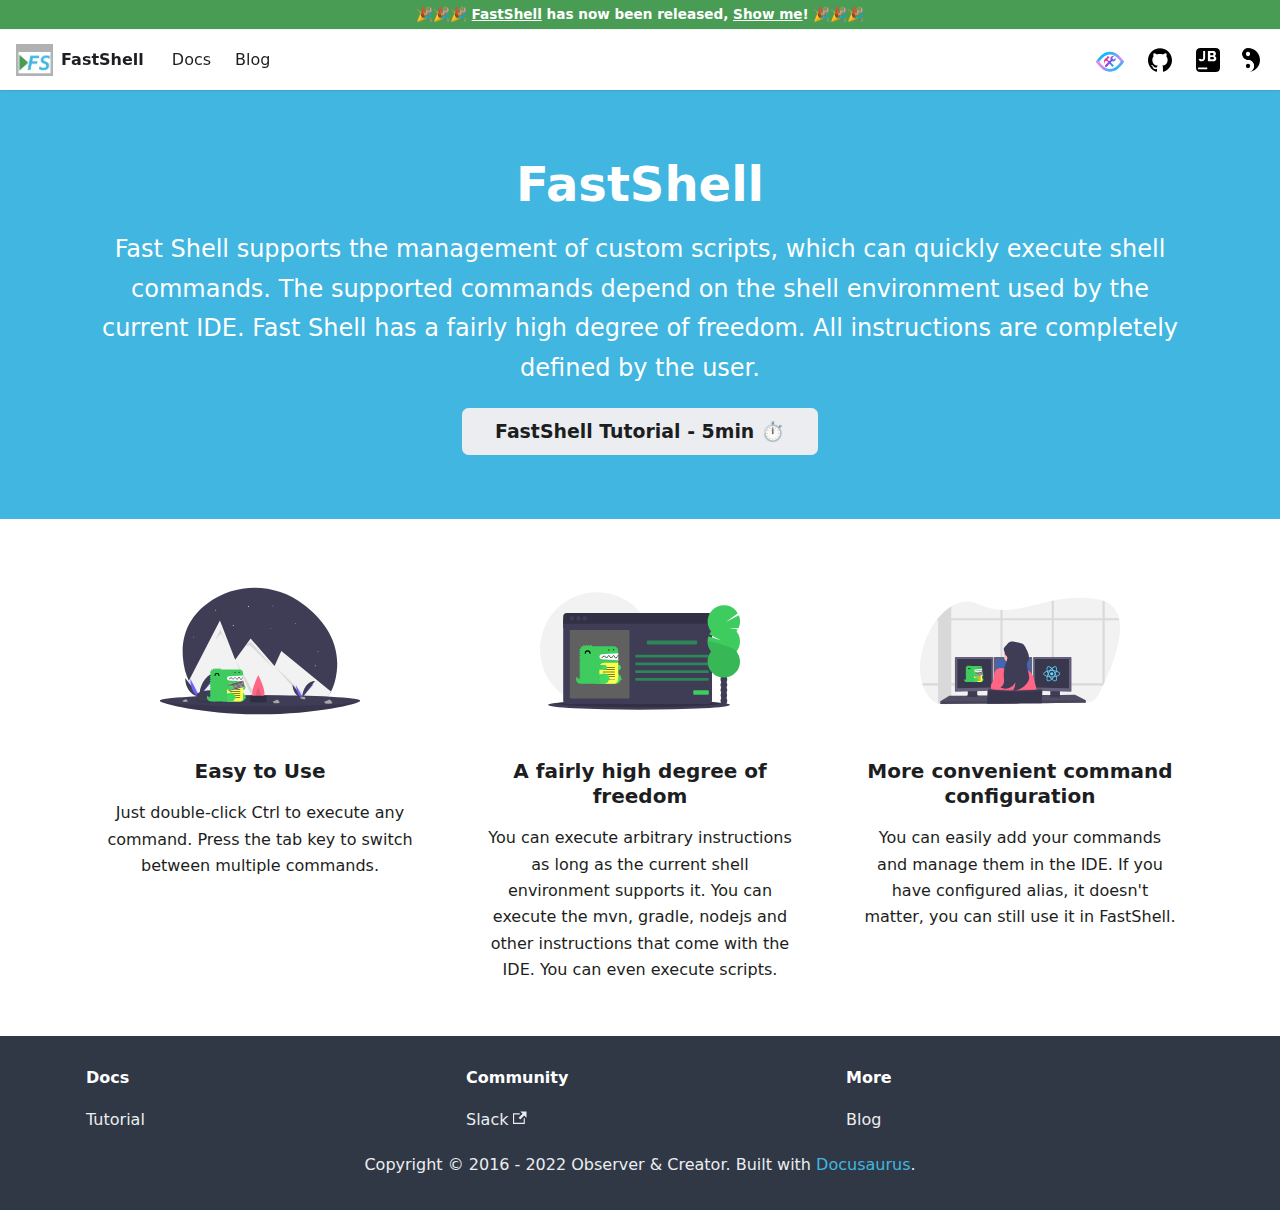
<file: index.html>
<!doctype html>
<html lang="en" dir="ltr" class="plugin-pages plugin-id-default">
<head>
<meta charset="UTF-8">
<meta name="viewport" content="width=device-width,initial-scale=1">
<meta name="generator" content="Docusaurus v2.0.0-beta.18">
<link rel="alternate" type="application/rss+xml" href="/blog/rss.xml" title="FastShell RSS Feed">
<link rel="alternate" type="application/atom+xml" href="/blog/atom.xml" title="FastShell Atom Feed">
<script src="https://platform-api.sharethis.com/js/sharethis.js#property=625d90eb96ae3f0019074bb5&amp;product=sop" async></script><title data-rh="true">Hello from FastShell | FastShell</title><meta data-rh="true" name="twitter:card" content="summary_large_image"><meta data-rh="true" property="og:url" content="https://github.com//"><meta data-rh="true" name="docusaurus_locale" content="en"><meta data-rh="true" name="docusaurus_tag" content="default"><meta data-rh="true" name="docsearch:language" content="en"><meta data-rh="true" name="docsearch:docusaurus_tag" content="default"><meta data-rh="true" property="og:title" content="Hello from FastShell | FastShell"><meta data-rh="true" name="description" content="Description will go into a meta tag in &lt;head /&gt;"><meta data-rh="true" property="og:description" content="Description will go into a meta tag in &lt;head /&gt;"><link data-rh="true" rel="icon" href="/img/favicon.ico"><link data-rh="true" rel="canonical" href="https://github.com//"><link data-rh="true" rel="alternate" href="https://github.com//" hreflang="en"><link data-rh="true" rel="alternate" href="https://github.com//" hreflang="x-default"><script data-rh="true">function maybeInsertBanner(){window.__DOCUSAURUS_INSERT_BASEURL_BANNER&&insertBanner()}function insertBanner(){var n=document.getElementById("docusaurus-base-url-issue-banner-container");if(n){n.innerHTML='\n<div id="docusaurus-base-url-issue-banner" style="border: thick solid red; background-color: rgb(255, 230, 179); margin: 20px; padding: 20px; font-size: 20px;">\n   <p style="font-weight: bold; font-size: 30px;">Your Docusaurus site did not load properly.</p>\n   <p>A very common reason is a wrong site <a href="https://docusaurus.io/docs/docusaurus.config.js/#baseurl" style="font-weight: bold;">baseUrl configuration</a>.</p>\n   <p>Current configured baseUrl = <span style="font-weight: bold; color: red;">/</span>  (default value)</p>\n   <p>We suggest trying baseUrl = <span id="docusaurus-base-url-issue-banner-suggestion-container" style="font-weight: bold; color: green;"></span></p>\n</div>\n';var e=document.getElementById("docusaurus-base-url-issue-banner-suggestion-container"),s=window.location.pathname,r="/"===s.substr(-1)?s:s+"/";e.innerHTML=r}}window.__DOCUSAURUS_INSERT_BASEURL_BANNER=!0,document.addEventListener("DOMContentLoaded",maybeInsertBanner)</script><link rel="stylesheet" href="/assets/css/styles.5b3cc509.css">
<link rel="preload" href="/assets/js/runtime~main.12154112.js" as="script">
<link rel="preload" href="/assets/js/main.a8d74831.js" as="script">
</head>
<body class="navigation-with-keyboard">
<script>!function(){function t(t){document.documentElement.setAttribute("data-theme",t)}var e=function(){var t=null;try{t=localStorage.getItem("theme")}catch(t){}return t}();t(null!==e?e:"light")}(),document.documentElement.setAttribute("data-announcement-bar-initially-dismissed",function(){try{return"true"===localStorage.getItem("docusaurus.announcement.dismiss")}catch(t){}return!1}())</script><div id="__docusaurus">
<div id="docusaurus-base-url-issue-banner-container"></div><div role="region"><a href="#" class="skipToContent_ZgBM">Skip to main content</a></div><div class="announcementBar_IbjG" style="background-color:#499C54;color:#fff" role="banner"><div class="announcementBarContent_KsVm"><b>🎉🎉🎉 <a href="https://plugins.jetbrains.com/plugin/18971-fastshell">FastShell</a> has now been released, <a href="https://plugins.jetbrains.com/plugin/18971-fastshell">Show me</a>!</b> 🎉🎉🎉</div></div><nav class="navbar navbar--fixed-top"><div class="navbar__inner"><div class="navbar__items"><button aria-label="Navigation bar toggle" class="navbar__toggle clean-btn" type="button" tabindex="0"><svg width="30" height="30" viewBox="0 0 30 30" aria-hidden="true"><path stroke="currentColor" stroke-linecap="round" stroke-miterlimit="10" stroke-width="2" d="M4 7h22M4 15h22M4 23h22"></path></svg></button><a class="navbar__brand" href="/"><div class="navbar__logo"><img src="/img/fast_shell.png" alt="FastShell Logo" class="themedImage_W2Cr themedImage--light_TfLj"><img src="/img/fast_shell.png" alt="FastShell Logo" class="themedImage_W2Cr themedImage--dark_oUvU"></div><b class="navbar__title">FastShell</b></a><a class="navbar__item navbar__link" href="/docs/intro">Docs</a><a class="navbar__item navbar__link" href="/blog">Blog</a></div><div class="navbar__items navbar__items--right"><a href="https://www.obiscr.com" target="_blank" rel="noopener noreferrer" class="navbar__item navbar__link header-obiscr-link" aria-label="Observer &amp; Creator"></a><a href="https://github.com/obiscr/FastShell" target="_blank" rel="noopener noreferrer" class="navbar__item navbar__link header-github-link" aria-label="GitHub repository"></a><a href="https://plugins.jetbrains.com/plugin/18971-fastshell" target="_blank" rel="noopener noreferrer" class="navbar__item navbar__link header-jetbrains-link" aria-label="JetBrains Plugin Marketplace"></a><div class="toggle_S7eR colorModeToggle_vKtC"><button class="clean-btn toggleButton_rCf9 toggleButtonDisabled_Pu9x" type="button" disabled="" title="Switch between dark and light mode (currently light mode)" aria-label="Switch between dark and light mode (currently light mode)"><svg viewBox="0 0 1024 1024" width="24" height="24" class="lightToggleIcon_v35p"><defs><style></style></defs><path d="M512 1024c141.386 0 256-114.614 256-256s-114.614-256-256-256-256-114.614-256-256S370.614 0 512 0c282.77 0 512 229.23 512 512S794.77 1024 512 1024z" fill="#000000"></path><path d="M512 0c-141.386 0-256 114.614-256 256s114.614 256 256 256 256 114.614 256 256-114.614 256-256 256C229.23 1024 0 794.77 0 512S229.23 0 512 0z" fill="#FFFFFF"></path><path d="M512 768m-91.428 0a91.428 91.428 0 1 0 182.856 0 91.428 91.428 0 1 0-182.856 0Z" fill="#000000"></path><path d="M512 256m-91.428 0a91.428 91.428 0 1 0 182.856 0 91.428 91.428 0 1 0-182.856 0Z" fill="#FFFFFF"></path></svg><svg viewBox="0 0 1024 1024" width="24" height="24" class="darkToggleIcon_nQuB"><defs><style></style></defs><path d="M512 1024c141.386 0 256-114.614 256-256s-114.614-256-256-256-256-114.614-256-256S370.614 0 512 0c282.77 0 512 229.23 512 512S794.77 1024 512 1024z" fill="#FFFFFF"></path><path d="M512 0c-141.386 0-256 114.614-256 256s114.614 256 256 256 256 114.614 256 256-114.614 256-256 256C229.23 1024 0 794.77 0 512S229.23 0 512 0z" fill="#000000"></path><path d="M512 768m-91.428 0a91.428 91.428 0 1 0 182.856 0 91.428 91.428 0 1 0-182.856 0Z" fill="#FFFFFF"></path><path d="M512 256m-91.428 0a91.428 91.428 0 1 0 182.856 0 91.428 91.428 0 1 0-182.856 0Z" fill="#000000"></path></svg></button></div></div></div><div role="presentation" class="navbar-sidebar__backdrop"></div></nav><div class="main-wrapper"><header class="hero hero--primary heroBanner_qdFl"><div class="container"><h1 class="hero__title">FastShell</h1><p class="hero__subtitle">Fast Shell supports the management of custom scripts, which can quickly execute shell commands. The supported commands depend on the shell environment used by the current IDE. Fast Shell has a fairly high degree of freedom. All instructions are completely defined by the user.</p><div class="buttons_AeoN"><a class="button button--secondary button--lg" href="/docs/intro">FastShell Tutorial - 5min ⏱️</a></div></div></header><main><section class="features_t9lD"><div class="container"><div class="row"><div class="col col--4"><div class="text--center"><svg xmlns="http://www.w3.org/2000/svg" width="1088" height="687.962" viewBox="0 0 1088 687.962" class="featureSvg_GfXr" role="img"><title>Easy to Use</title><g data-name="Group 12"><g data-name="Group 11"><path data-name="Path 83" d="M961.81 454.442c-5.27 45.15-16.22 81.4-31.25 110.31-20 38.52-54.21 54.04-84.77 70.28a193.275 193.275 0 0 1-27.46 11.94c-55.61 19.3-117.85 14.18-166.74 3.99a657.282 657.282 0 0 0-104.09-13.16q-14.97-.675-29.97-.67c-15.42.02-293.07 5.29-360.67-131.57-16.69-33.76-28.13-75-32.24-125.27-11.63-142.12 52.29-235.46 134.74-296.47 155.97-115.41 369.76-110.57 523.43 7.88 102.36 78.9 198.2 198.31 179.02 362.74Z" fill="#3f3d56"></path><path data-name="Path 84" d="M930.56 564.752c-20 38.52-47.21 64.04-77.77 80.28a193.272 193.272 0 0 1-27.46 11.94c-55.61 19.3-117.85 14.18-166.74 3.99a657.3 657.3 0 0 0-104.09-13.16q-14.97-.675-29.97-.67-23.13.03-46.25 1.72c-100.17 7.36-253.82-6.43-321.42-143.29L326 177.962l62.95 161.619 20.09 51.59 55.37-75.98L493 275.962l130.2 149.27 36.8-81.27 254.78 207.919 14.21 11.59Z" fill="#f2f2f2"></path><path data-name="Path 85" d="m302 282.962 26-57 36 83-31-60Z" opacity="0.1"></path><path data-name="Path 86" d="M554.5 647.802q-14.97-.675-29.97-.67l-115.49-255.96Z" opacity="0.1"></path><path data-name="Path 87" d="M464.411 315.191 493 292.962l130 150-132-128Z" opacity="0.1"></path><path data-name="Path 88" d="M852.79 645.032a193.265 193.265 0 0 1-27.46 11.94L623.2 425.232Z" opacity="0.1"></path><circle data-name="Ellipse 11" cx="3" cy="3" r="3" transform="translate(479 98.962)" fill="#f2f2f2"></circle><circle data-name="Ellipse 12" cx="3" cy="3" r="3" transform="translate(396 201.962)" fill="#f2f2f2"></circle><circle data-name="Ellipse 13" cx="2" cy="2" r="2" transform="translate(600 220.962)" fill="#f2f2f2"></circle><circle data-name="Ellipse 14" cx="2" cy="2" r="2" transform="translate(180 265.962)" fill="#f2f2f2"></circle><circle data-name="Ellipse 15" cx="2" cy="2" r="2" transform="translate(612 96.962)" fill="#f2f2f2"></circle><circle data-name="Ellipse 16" cx="2" cy="2" r="2" transform="translate(736 192.962)" fill="#f2f2f2"></circle><circle data-name="Ellipse 17" cx="2" cy="2" r="2" transform="translate(858 344.962)" fill="#f2f2f2"></circle><path data-name="Path 89" d="M306 121.222h-2.76v-2.76h-1.48v2.76H299v1.478h2.76v2.759h1.48V122.7H306Z" fill="#f2f2f2"></path><path data-name="Path 90" d="M848 424.222h-2.76v-2.76h-1.48v2.76H841v1.478h2.76v2.759h1.48V425.7H848Z" fill="#f2f2f2"></path><path data-name="Path 91" d="M1088 613.962c0 16.569-243.557 74-544 74s-544-57.431-544-74 243.557 14 544 14 544-30.568 544-14Z" fill="#3f3d56"></path><path data-name="Path 92" d="M1088 613.962c0 16.569-243.557 74-544 74s-544-57.431-544-74 243.557 14 544 14 544-30.568 544-14Z" opacity="0.1"></path><ellipse data-name="Ellipse 18" cx="544" cy="30" rx="544" ry="30" transform="translate(0 583.962)" fill="#3f3d56"></ellipse><path data-name="Path 93" d="M568 571.962c0 33.137-14.775 24-33 24s-33 9.137-33-24 33-96 33-96 33 62.863 33 96Z" fill="#ff6584"></path><path data-name="Path 94" d="M550 584.641c0 15.062-6.716 10.909-15 10.909s-15 4.153-15-10.909 15-43.636 15-43.636 15 28.576 15 43.636Z" opacity="0.1"></path><rect data-name="Rectangle 97" width="92" height="18" rx="9" transform="translate(489 604.962)" fill="#2f2e41"></rect><rect data-name="Rectangle 98" width="92" height="18" rx="9" transform="translate(489 586.962)" fill="#2f2e41"></rect><path data-name="Path 95" d="M137 490.528c0 55.343 34.719 100.126 77.626 100.126" fill="#3f3d56"></path><path data-name="Path 96" d="M214.626 590.654c0-55.965 38.745-101.251 86.626-101.251" fill="#6c63ff"></path><path data-name="Path 97" d="M165.125 495.545c0 52.57 22.14 95.109 49.5 95.109" fill="#6c63ff"></path><path data-name="Path 98" d="M214.626 590.654c0-71.511 44.783-129.377 100.126-129.377" fill="#3f3d56"></path><path data-name="Path 99" d="M198.3 591.36s11.009-.339 14.326-2.7 16.934-5.183 17.757-1.395 16.544 18.844 4.115 18.945-28.879-1.936-32.19-3.953-4.008-10.897-4.008-10.897Z" fill="#a8a8a8"></path><path data-name="Path 100" d="M234.716 604.89c-12.429.1-28.879-1.936-32.19-3.953-2.522-1.536-3.527-7.048-3.863-9.591l-.368.014s.7 8.879 4.009 10.9 19.761 4.053 32.19 3.953c3.588-.029 4.827-1.305 4.759-3.2-.498 1.142-1.867 1.855-4.537 1.877Z" opacity="0.2"></path><path data-name="Path 101" d="M721.429 527.062c0 38.029 23.857 68.8 53.341 68.8" fill="#3f3d56"></path><path data-name="Path 102" d="M774.769 595.863c0-38.456 26.623-69.575 59.525-69.575" fill="#6c63ff"></path><path data-name="Path 103" d="M740.755 530.509c0 36.124 15.213 65.354 34.014 65.354" fill="#6c63ff"></path><path data-name="Path 104" d="M774.769 595.863c0-49.139 30.773-88.9 68.8-88.9" fill="#3f3d56"></path><path data-name="Path 105" d="M763.548 596.348s7.565-.233 9.844-1.856 11.636-3.562 12.2-.958 11.368 12.949 2.828 13.018-19.844-1.33-22.119-2.716-2.753-7.488-2.753-7.488Z" fill="#a8a8a8"></path><path data-name="Path 106" d="M788.574 605.645c-8.54.069-19.844-1.33-22.119-2.716-1.733-1.056-2.423-4.843-2.654-6.59l-.253.01s.479 6.1 2.755 7.487 13.579 2.785 22.119 2.716c2.465-.02 3.317-.9 3.27-2.2-.343.788-1.283 1.278-3.118 1.293Z" opacity="0.2"></path><path data-name="Path 107" d="M893.813 618.699s11.36-1.729 14.5-4.591 16.89-7.488 18.217-3.667 19.494 17.447 6.633 19.107-30.153 1.609-33.835-.065-5.515-10.784-5.515-10.784Z" fill="#a8a8a8"></path><path data-name="Path 108" d="M933.228 628.154c-12.86 1.659-30.153 1.609-33.835-.065-2.8-1.275-4.535-6.858-5.2-9.45l-.379.061s1.833 9.109 5.516 10.783 20.975 1.725 33.835.065c3.712-.479 4.836-1.956 4.529-3.906-.375 1.246-1.703 2.156-4.466 2.512Z" opacity="0.2"></path><path data-name="Path 109" d="M614.26 617.881s9.587-1.459 12.237-3.875 14.255-6.32 15.374-3.095 16.452 14.725 5.6 16.125-25.448 1.358-28.555-.055-4.656-9.1-4.656-9.1Z" fill="#a8a8a8"></path><path data-name="Path 110" d="M647.524 625.856c-10.853 1.4-25.448 1.358-28.555-.055-2.367-1.076-3.827-5.788-4.39-7.976l-.32.051s1.547 7.687 4.655 9.1 17.7 1.456 28.555.055c3.133-.4 4.081-1.651 3.822-3.3-.314 1.057-1.435 1.825-3.767 2.125Z" opacity="0.2"></path><path data-name="Path 111" d="M122.389 613.09s7.463-1.136 9.527-3.016 11.1-4.92 11.969-2.409 12.808 11.463 4.358 12.553-19.811 1.057-22.23-.043-3.624-7.085-3.624-7.085Z" fill="#a8a8a8"></path><path data-name="Path 112" d="M148.285 619.302c-8.449 1.09-19.811 1.057-22.23-.043-1.842-.838-2.979-4.506-3.417-6.209l-.249.04s1.2 5.984 3.624 7.085 13.781 1.133 22.23.043c2.439-.315 3.177-1.285 2.976-2.566-.246.818-1.119 1.416-2.934 1.65Z" opacity="0.2"></path><path data-name="Path 113" d="M383.7 601.318c0 30.22-42.124 20.873-93.7 20.873s-93.074 9.347-93.074-20.873 42.118-36.793 93.694-36.793 93.08 6.573 93.08 36.793Z" opacity="0.1"></path><path data-name="Path 114" d="M383.7 593.881c0 30.22-42.124 20.873-93.7 20.873s-93.074 9.347-93.074-20.873 42.114-36.8 93.69-36.8 93.084 6.576 93.084 36.8Z" fill="#3f3d56"></path></g><path data-name="Path 40" d="M360.175 475.732h91.791v37.153h-91.791Z" fill="#fff" fill-rule="evenodd"></path><path data-name="Path 41" d="M277.126 597.026a21.828 21.828 0 0 1-18.908-10.927 21.829 21.829 0 0 0 18.908 32.782h21.855v-21.855Z" fill="#3ecc5f" fill-rule="evenodd"></path><path data-name="Path 42" d="m375.451 481.607 76.514-4.782v-10.928a21.854 21.854 0 0 0-21.855-21.855h-98.347l-2.732-4.735a3.154 3.154 0 0 0-5.464 0l-2.732 4.732-2.732-4.732a3.154 3.154 0 0 0-5.464 0l-2.732 4.732-2.731-4.732a3.154 3.154 0 0 0-5.464 0l-2.732 4.735h-.071l-4.526-4.525a3.153 3.153 0 0 0-5.276 1.414l-1.5 5.577-5.674-1.521a3.154 3.154 0 0 0-3.863 3.864l1.52 5.679-5.575 1.494a3.155 3.155 0 0 0-1.416 5.278l4.526 4.526v.07l-4.735 2.731a3.154 3.154 0 0 0 0 5.464l4.732 2.732-4.732 2.732a3.154 3.154 0 0 0 0 5.464l4.732 2.732-4.732 2.731a3.154 3.154 0 0 0 0 5.464l4.732 2.732-4.732 2.727a3.154 3.154 0 0 0 0 5.464l4.735 2.736-4.735 2.732a3.154 3.154 0 0 0 0 5.464l4.732 2.732-4.732 2.732a3.154 3.154 0 0 0 0 5.464l4.732 2.732-4.732 2.731a3.154 3.154 0 0 0 0 5.464l4.732 2.732-4.732 2.732a3.154 3.154 0 0 0 0 5.464l4.732 2.732-4.732 2.731a3.154 3.154 0 0 0 0 5.464l4.732 2.732-4.732 2.731a3.154 3.154 0 0 0 0 5.464l4.732 2.732-4.732 2.735a3.154 3.154 0 0 0 0 5.464l4.732 2.732-4.732 2.728a3.154 3.154 0 0 0 0 5.464l4.732 2.732a21.854 21.854 0 0 0 21.858 21.855h131.13a21.854 21.854 0 0 0 21.855-21.855v-87.42l-76.514-4.782a11.632 11.632 0 0 1 0-23.219" fill="#3ecc5f" fill-rule="evenodd"></path><path data-name="Path 43" d="M408.255 618.882h32.782v-43.71h-32.782Z" fill="#3ecc5f" fill-rule="evenodd"></path><path data-name="Path 44" d="M462.893 591.563a5.438 5.438 0 0 0-.7.07c-.042-.164-.081-.329-.127-.493a5.457 5.457 0 1 0-5.4-9.372q-.181-.185-.366-.367a5.454 5.454 0 1 0-9.384-5.4c-.162-.046-.325-.084-.486-.126a5.467 5.467 0 1 0-10.788 0c-.162.042-.325.08-.486.126a5.457 5.457 0 1 0-9.384 5.4 21.843 21.843 0 1 0 36.421 21.02 5.452 5.452 0 1 0 .7-10.858" fill="#44d860" fill-rule="evenodd"></path><path data-name="Path 45" d="M419.183 553.317h32.782v-21.855h-32.782Z" fill="#3ecc5f" fill-rule="evenodd"></path><path data-name="Path 46" d="M462.893 545.121a2.732 2.732 0 1 0 0-5.464 2.811 2.811 0 0 0-.349.035c-.022-.082-.04-.164-.063-.246a2.733 2.733 0 0 0-1.052-5.253 2.7 2.7 0 0 0-1.648.566q-.09-.093-.184-.184a2.7 2.7 0 0 0 .553-1.633 2.732 2.732 0 0 0-5.245-1.07 10.928 10.928 0 1 0 0 21.031 2.732 2.732 0 0 0 5.245-1.07 2.7 2.7 0 0 0-.553-1.633q.093-.09.184-.184a2.7 2.7 0 0 0 1.648.566 2.732 2.732 0 0 0 1.052-5.253c.023-.081.042-.164.063-.246a2.814 2.814 0 0 0 .349.035" fill="#44d860" fill-rule="evenodd"></path><path data-name="Path 47" d="M320.836 479.556a2.732 2.732 0 0 1-2.732-2.732 8.2 8.2 0 0 0-16.391 0 2.732 2.732 0 0 1-5.464 0 13.66 13.66 0 0 1 27.319 0 2.732 2.732 0 0 1-2.732 2.732" fill-rule="evenodd"></path><path data-name="Path 48" d="M364.546 618.881h65.565a21.854 21.854 0 0 0 21.855-21.855v-76.492h-65.565a21.854 21.854 0 0 0-21.855 21.855Z" fill="#ffff50" fill-rule="evenodd"></path><path data-name="Path 49" d="M435.596 554.41h-54.681a1.093 1.093 0 1 1 0-2.185h54.681a1.093 1.093 0 0 1 0 2.185m0 21.855h-54.681a1.093 1.093 0 1 1 0-2.186h54.681a1.093 1.093 0 0 1 0 2.186m0 21.855h-54.681a1.093 1.093 0 1 1 0-2.185h54.681a1.093 1.093 0 0 1 0 2.185m0-54.434h-54.681a1.093 1.093 0 1 1 0-2.185h54.681a1.093 1.093 0 0 1 0 2.185m0 21.652h-54.681a1.093 1.093 0 1 1 0-2.186h54.681a1.093 1.093 0 0 1 0 2.186m0 21.855h-54.681a1.093 1.093 0 1 1 0-2.186h54.681a1.093 1.093 0 0 1 0 2.186m16.369-100.959c-.013 0-.024-.007-.037-.005-3.377.115-4.974 3.492-6.384 6.472-1.471 3.114-2.608 5.139-4.473 5.078-2.064-.074-3.244-2.406-4.494-4.874-1.436-2.835-3.075-6.049-6.516-5.929-3.329.114-4.932 3.053-6.346 5.646-1.5 2.762-2.529 4.442-4.5 4.364-2.106-.076-3.225-1.972-4.52-4.167-1.444-2.443-3.112-5.191-6.487-5.1-3.272.113-4.879 2.606-6.3 4.808-1.5 2.328-2.552 3.746-4.551 3.662-2.156-.076-3.27-1.65-4.558-3.472-1.447-2.047-3.077-4.363-6.442-4.251-3.2.109-4.807 2.153-6.224 3.954-1.346 1.709-2.4 3.062-4.621 2.977a1.094 1.094 0 0 0-.079 2.186c3.3.11 4.967-1.967 6.417-3.81 1.286-1.635 2.4-3.045 4.582-3.12 2.1-.09 3.091 1.218 4.584 3.327 1.417 2 3.026 4.277 6.263 4.394 3.391.114 5.022-2.42 6.467-4.663 1.292-2 2.406-3.734 4.535-3.807 1.959-.073 3.026 1.475 4.529 4.022 1.417 2.4 3.023 5.121 6.324 5.241 3.415.118 5.064-2.863 6.5-5.5 1.245-2.282 2.419-4.437 4.5-4.509 1.959-.046 2.981 1.743 4.492 4.732 1.412 2.79 3.013 5.95 6.365 6.071h.185c3.348 0 4.937-3.36 6.343-6.331 1.245-2.634 2.423-5.114 4.444-5.216Z" fill-rule="evenodd"></path><path data-name="Path 50" d="M342.691 618.882h43.71v-43.71h-43.71Z" fill="#3ecc5f" fill-rule="evenodd"></path><g data-name="Group 8" transform="rotate(-14.98 2188.845 -1120.376)"><rect data-name="Rectangle 3" width="92.361" height="36.462" rx="2" fill="#d8d8d8"></rect><g data-name="Group 2" transform="translate(1.531 23.03)" fill="#4a4a4a"><rect data-name="Rectangle 4" width="5.336" height="5.336" rx="1" transform="translate(16.797)"></rect><rect data-name="Rectangle 5" width="5.336" height="5.336" rx="1" transform="translate(23.12)"></rect><rect data-name="Rectangle 6" width="5.336" height="5.336" rx="1" transform="translate(29.444)"></rect><rect data-name="Rectangle 7" width="5.336" height="5.336" rx="1" transform="translate(35.768)"></rect><rect data-name="Rectangle 8" width="5.336" height="5.336" rx="1" transform="translate(42.091)"></rect><rect data-name="Rectangle 9" width="5.336" height="5.336" rx="1" transform="translate(48.415)"></rect><rect data-name="Rectangle 10" width="5.336" height="5.336" rx="1" transform="translate(54.739)"></rect><rect data-name="Rectangle 11" width="5.336" height="5.336" rx="1" transform="translate(61.063)"></rect><rect data-name="Rectangle 12" width="5.336" height="5.336" rx="1" transform="translate(67.386)"></rect><path data-name="Path 51" d="M1.093 0h13.425a1.093 1.093 0 0 1 1.093 1.093v3.15a1.093 1.093 0 0 1-1.093 1.093H1.093A1.093 1.093 0 0 1 0 4.243v-3.15A1.093 1.093 0 0 1 1.093 0ZM75 0h13.426a1.093 1.093 0 0 1 1.093 1.093v3.15a1.093 1.093 0 0 1-1.093 1.093H75a1.093 1.093 0 0 1-1.093-1.093v-3.15A1.093 1.093 0 0 1 75 0Z" fill-rule="evenodd"></path></g><g data-name="Group 3" transform="translate(1.531 10.261)" fill="#4a4a4a"><path data-name="Path 52" d="M1.093 0h5.125A1.093 1.093 0 0 1 7.31 1.093v3.149a1.093 1.093 0 0 1-1.092 1.093H1.093A1.093 1.093 0 0 1 0 4.242V1.093A1.093 1.093 0 0 1 1.093 0Z" fill-rule="evenodd"></path><rect data-name="Rectangle 13" width="5.336" height="5.336" rx="1" transform="translate(8.299)"></rect><rect data-name="Rectangle 14" width="5.336" height="5.336" rx="1" transform="translate(14.623)"></rect><rect data-name="Rectangle 15" width="5.336" height="5.336" rx="1" transform="translate(20.947)"></rect><rect data-name="Rectangle 16" width="5.336" height="5.336" rx="1" transform="translate(27.271)"></rect><rect data-name="Rectangle 17" width="5.336" height="5.336" rx="1" transform="translate(33.594)"></rect><rect data-name="Rectangle 18" width="5.336" height="5.336" rx="1" transform="translate(39.918)"></rect><rect data-name="Rectangle 19" width="5.336" height="5.336" rx="1" transform="translate(46.242)"></rect><rect data-name="Rectangle 20" width="5.336" height="5.336" rx="1" transform="translate(52.565)"></rect><rect data-name="Rectangle 21" width="5.336" height="5.336" rx="1" transform="translate(58.888)"></rect><rect data-name="Rectangle 22" width="5.336" height="5.336" rx="1" transform="translate(65.212)"></rect><rect data-name="Rectangle 23" width="5.336" height="5.336" rx="1" transform="translate(71.536)"></rect><rect data-name="Rectangle 24" width="5.336" height="5.336" rx="1" transform="translate(77.859)"></rect><rect data-name="Rectangle 25" width="5.336" height="5.336" rx="1" transform="translate(84.183)"></rect></g><g data-name="Group 4" transform="rotate(180 45.525 4.773)" fill="#4a4a4a"><path data-name="Path 53" d="M1.093 0h5.126a1.093 1.093 0 0 1 1.093 1.093v3.15a1.093 1.093 0 0 1-1.093 1.093H1.093A1.093 1.093 0 0 1 0 4.243v-3.15A1.093 1.093 0 0 1 1.093 0Z" fill-rule="evenodd"></path><rect data-name="Rectangle 26" width="5.336" height="5.336" rx="1" transform="translate(8.299)"></rect><rect data-name="Rectangle 27" width="5.336" height="5.336" rx="1" transform="translate(14.623)"></rect><rect data-name="Rectangle 28" width="5.336" height="5.336" rx="1" transform="translate(20.947)"></rect><rect data-name="Rectangle 29" width="5.336" height="5.336" rx="1" transform="translate(27.271)"></rect><rect data-name="Rectangle 30" width="5.336" height="5.336" rx="1" transform="translate(33.594)"></rect><rect data-name="Rectangle 31" width="5.336" height="5.336" rx="1" transform="translate(39.918)"></rect><rect data-name="Rectangle 32" width="5.336" height="5.336" rx="1" transform="translate(46.242)"></rect><rect data-name="Rectangle 33" width="5.336" height="5.336" rx="1" transform="translate(52.565)"></rect><rect data-name="Rectangle 34" width="5.336" height="5.336" rx="1" transform="translate(58.889)"></rect><rect data-name="Rectangle 35" width="5.336" height="5.336" rx="1" transform="translate(65.213)"></rect><rect data-name="Rectangle 36" width="5.336" height="5.336" rx="1" transform="translate(71.537)"></rect><rect data-name="Rectangle 37" width="5.336" height="5.336" rx="1" transform="translate(77.86)"></rect><rect data-name="Rectangle 38" width="5.336" height="5.336" rx="1" transform="translate(84.183)"></rect><rect data-name="Rectangle 39" width="5.336" height="5.336" rx="1" transform="translate(8.299)"></rect><rect data-name="Rectangle 40" width="5.336" height="5.336" rx="1" transform="translate(14.623)"></rect><rect data-name="Rectangle 41" width="5.336" height="5.336" rx="1" transform="translate(20.947)"></rect><rect data-name="Rectangle 42" width="5.336" height="5.336" rx="1" transform="translate(27.271)"></rect><rect data-name="Rectangle 43" width="5.336" height="5.336" rx="1" transform="translate(33.594)"></rect><rect data-name="Rectangle 44" width="5.336" height="5.336" rx="1" transform="translate(39.918)"></rect><rect data-name="Rectangle 45" width="5.336" height="5.336" rx="1" transform="translate(46.242)"></rect><rect data-name="Rectangle 46" width="5.336" height="5.336" rx="1" transform="translate(52.565)"></rect><rect data-name="Rectangle 47" width="5.336" height="5.336" rx="1" transform="translate(58.889)"></rect><rect data-name="Rectangle 48" width="5.336" height="5.336" rx="1" transform="translate(65.213)"></rect><rect data-name="Rectangle 49" width="5.336" height="5.336" rx="1" transform="translate(71.537)"></rect><rect data-name="Rectangle 50" width="5.336" height="5.336" rx="1" transform="translate(77.86)"></rect><rect data-name="Rectangle 51" width="5.336" height="5.336" rx="1" transform="translate(84.183)"></rect></g><g data-name="Group 6" fill="#4a4a4a"><path data-name="Path 54" d="M2.624 16.584h7.3a1.093 1.093 0 0 1 1.092 1.093v3.15a1.093 1.093 0 0 1-1.093 1.093h-7.3a1.093 1.093 0 0 1-1.092-1.093v-3.149a1.093 1.093 0 0 1 1.093-1.094Z" fill-rule="evenodd"></path><g data-name="Group 5" transform="translate(12.202 16.584)"><rect data-name="Rectangle 52" width="5.336" height="5.336" rx="1"></rect><rect data-name="Rectangle 53" width="5.336" height="5.336" rx="1" transform="translate(6.324)"></rect><rect data-name="Rectangle 54" width="5.336" height="5.336" rx="1" transform="translate(12.647)"></rect><rect data-name="Rectangle 55" width="5.336" height="5.336" rx="1" transform="translate(18.971)"></rect><rect data-name="Rectangle 56" width="5.336" height="5.336" rx="1" transform="translate(25.295)"></rect><rect data-name="Rectangle 57" width="5.336" height="5.336" rx="1" transform="translate(31.619)"></rect><rect data-name="Rectangle 58" width="5.336" height="5.336" rx="1" transform="translate(37.942)"></rect><rect data-name="Rectangle 59" width="5.336" height="5.336" rx="1" transform="translate(44.265)"></rect><rect data-name="Rectangle 60" width="5.336" height="5.336" rx="1" transform="translate(50.589)"></rect><rect data-name="Rectangle 61" width="5.336" height="5.336" rx="1" transform="translate(56.912)"></rect><rect data-name="Rectangle 62" width="5.336" height="5.336" rx="1" transform="translate(63.236)"></rect></g><path data-name="Path 55" d="M83.053 16.584h6.906a1.093 1.093 0 0 1 1.091 1.093v3.15a1.093 1.093 0 0 1-1.091 1.093h-6.907a1.093 1.093 0 0 1-1.093-1.093v-3.149a1.093 1.093 0 0 1 1.093-1.094Z" fill-rule="evenodd"></path></g><g data-name="Group 7" transform="translate(1.531 29.627)" fill="#4a4a4a"><rect data-name="Rectangle 63" width="5.336" height="5.336" rx="1"></rect><rect data-name="Rectangle 64" width="5.336" height="5.336" rx="1" transform="translate(6.324)"></rect><rect data-name="Rectangle 65" width="5.336" height="5.336" rx="1" transform="translate(12.647)"></rect><rect data-name="Rectangle 66" width="5.336" height="5.336" rx="1" transform="translate(18.971)"></rect><path data-name="Path 56" d="M26.387 0h30.422a1.093 1.093 0 0 1 1.093 1.093v3.151a1.093 1.093 0 0 1-1.093 1.093H26.387a1.093 1.093 0 0 1-1.093-1.093V1.093A1.093 1.093 0 0 1 26.387 0Zm33.594 0h3.942a1.093 1.093 0 0 1 1.093 1.093v3.151a1.093 1.093 0 0 1-1.093 1.093h-3.942a1.093 1.093 0 0 1-1.093-1.093V1.093A1.093 1.093 0 0 1 59.981 0Z" fill-rule="evenodd"></path><rect data-name="Rectangle 67" width="5.336" height="5.336" rx="1" transform="translate(66.003)"></rect><rect data-name="Rectangle 68" width="5.336" height="5.336" rx="1" transform="translate(72.327)"></rect><rect data-name="Rectangle 69" width="5.336" height="5.336" rx="1" transform="translate(84.183)"></rect><path data-name="Path 57" d="M78.254 2.273v-1.18A1.093 1.093 0 0 1 79.347 0h3.15a1.093 1.093 0 0 1 1.093 1.093v1.18Z"></path><path data-name="Path 58" d="M83.591 3.063v1.18a1.093 1.093 0 0 1-1.093 1.093h-3.15a1.093 1.093 0 0 1-1.093-1.093v-1.18Z"></path></g><rect data-name="Rectangle 70" width="88.927" height="2.371" rx="1.085" transform="translate(1.925 1.17)" fill="#4a4a4a"></rect><rect data-name="Rectangle 71" width="4.986" height="1.581" rx="0.723" transform="translate(4.1 1.566)" fill="#d8d8d8" opacity="0.136"></rect><rect data-name="Rectangle 72" width="4.986" height="1.581" rx="0.723" transform="translate(10.923 1.566)" fill="#d8d8d8" opacity="0.136"></rect><rect data-name="Rectangle 73" width="4.986" height="1.581" rx="0.723" transform="translate(16.173 1.566)" fill="#d8d8d8" opacity="0.136"></rect><rect data-name="Rectangle 74" width="4.986" height="1.581" rx="0.723" transform="translate(21.421 1.566)" fill="#d8d8d8" opacity="0.136"></rect><rect data-name="Rectangle 75" width="4.986" height="1.581" rx="0.723" transform="translate(26.671 1.566)" fill="#d8d8d8" opacity="0.136"></rect><rect data-name="Rectangle 76" width="4.986" height="1.581" rx="0.723" transform="translate(33.232 1.566)" fill="#d8d8d8" opacity="0.136"></rect><rect data-name="Rectangle 77" width="4.986" height="1.581" rx="0.723" transform="translate(38.48 1.566)" fill="#d8d8d8" opacity="0.136"></rect><rect data-name="Rectangle 78" width="4.986" height="1.581" rx="0.723" transform="translate(43.73 1.566)" fill="#d8d8d8" opacity="0.136"></rect><rect data-name="Rectangle 79" width="4.986" height="1.581" rx="0.723" transform="translate(48.978 1.566)" fill="#d8d8d8" opacity="0.136"></rect><rect data-name="Rectangle 80" width="4.986" height="1.581" rx="0.723" transform="translate(55.54 1.566)" fill="#d8d8d8" opacity="0.136"></rect><rect data-name="Rectangle 81" width="4.986" height="1.581" rx="0.723" transform="translate(60.788 1.566)" fill="#d8d8d8" opacity="0.136"></rect><rect data-name="Rectangle 82" width="4.986" height="1.581" rx="0.723" transform="translate(66.038 1.566)" fill="#d8d8d8" opacity="0.136"></rect><rect data-name="Rectangle 83" width="4.986" height="1.581" rx="0.723" transform="translate(72.599 1.566)" fill="#d8d8d8" opacity="0.136"></rect><rect data-name="Rectangle 84" width="4.986" height="1.581" rx="0.723" transform="translate(77.847 1.566)" fill="#d8d8d8" opacity="0.136"></rect><rect data-name="Rectangle 85" width="4.986" height="1.581" rx="0.723" transform="translate(83.097 1.566)" fill="#d8d8d8" opacity="0.136"></rect></g><path data-name="Path 59" d="M408.256 591.563a5.439 5.439 0 0 0-.7.07c-.042-.164-.081-.329-.127-.493a5.457 5.457 0 1 0-5.4-9.372q-.181-.185-.366-.367a5.454 5.454 0 1 0-9.384-5.4c-.162-.046-.325-.084-.486-.126a5.467 5.467 0 1 0-10.788 0c-.162.042-.325.08-.486.126a5.457 5.457 0 1 0-9.384 5.4 21.843 21.843 0 1 0 36.421 21.02 5.452 5.452 0 1 0 .7-10.858" fill="#44d860" fill-rule="evenodd"></path><path data-name="Path 60" d="M342.691 553.317h43.71v-21.855h-43.71Z" fill="#3ecc5f" fill-rule="evenodd"></path><path data-name="Path 61" d="M397.328 545.121a2.732 2.732 0 1 0 0-5.464 2.811 2.811 0 0 0-.349.035c-.022-.082-.04-.164-.063-.246a2.733 2.733 0 0 0-1.052-5.253 2.7 2.7 0 0 0-1.648.566q-.09-.093-.184-.184a2.7 2.7 0 0 0 .553-1.633 2.732 2.732 0 0 0-5.245-1.07 10.928 10.928 0 1 0 0 21.031 2.732 2.732 0 0 0 5.245-1.07 2.7 2.7 0 0 0-.553-1.633q.093-.09.184-.184a2.7 2.7 0 0 0 1.648.566 2.732 2.732 0 0 0 1.052-5.253c.023-.081.042-.164.063-.246a2.811 2.811 0 0 0 .349.035" fill="#44d860" fill-rule="evenodd"></path><path data-name="Path 62" d="M408.256 464.531a2.967 2.967 0 0 1-.535-.055 2.754 2.754 0 0 1-.514-.153 2.838 2.838 0 0 1-.471-.251 4.139 4.139 0 0 1-.415-.339 3.2 3.2 0 0 1-.338-.415 2.7 2.7 0 0 1-.459-1.517 2.968 2.968 0 0 1 .055-.535 3.152 3.152 0 0 1 .152-.514 2.874 2.874 0 0 1 .252-.47 2.633 2.633 0 0 1 .753-.754 2.837 2.837 0 0 1 .471-.251 2.753 2.753 0 0 1 .514-.153 2.527 2.527 0 0 1 1.071 0 2.654 2.654 0 0 1 .983.4 4.139 4.139 0 0 1 .415.339 4.019 4.019 0 0 1 .339.415 2.786 2.786 0 0 1 .251.47 2.864 2.864 0 0 1 .208 1.049 2.77 2.77 0 0 1-.8 1.934 4.139 4.139 0 0 1-.415.339 2.722 2.722 0 0 1-1.519.459m21.855-1.366a2.789 2.789 0 0 1-1.935-.8 4.162 4.162 0 0 1-.338-.415 2.7 2.7 0 0 1-.459-1.519 2.789 2.789 0 0 1 .8-1.934 4.139 4.139 0 0 1 .415-.339 2.838 2.838 0 0 1 .471-.251 2.752 2.752 0 0 1 .514-.153 2.527 2.527 0 0 1 1.071 0 2.654 2.654 0 0 1 .983.4 4.139 4.139 0 0 1 .415.339 2.79 2.79 0 0 1 .8 1.934 3.069 3.069 0 0 1-.055.535 2.779 2.779 0 0 1-.153.514 3.885 3.885 0 0 1-.251.47 4.02 4.02 0 0 1-.339.415 4.138 4.138 0 0 1-.415.339 2.722 2.722 0 0 1-1.519.459" fill-rule="evenodd"></path></g></svg></div><div class="text--center padding-horiz--md"><h3>Easy to Use</h3><p>Just double-click Ctrl to execute any command. Press the tab key to switch between multiple commands.</p></div></div><div class="col col--4"><div class="text--center"><svg xmlns="http://www.w3.org/2000/svg" width="1129" height="663" viewBox="0 0 1129 663" class="featureSvg_GfXr" role="img"><title>Focus on What Matters</title><circle cx="321" cy="321" r="321" fill="#f2f2f2"></circle><ellipse cx="559" cy="635.5" rx="514" ry="27.5" fill="#3f3d56"></ellipse><ellipse cx="558" cy="627" rx="460" ry="22" opacity="0.2"></ellipse><path fill="#3f3d56" d="M131 152.5h840v50H131z"></path><path d="M131 608.83a21.67 21.67 0 0 0 21.67 21.67h796.66A21.67 21.67 0 0 0 971 608.83V177.5H131ZM949.33 117.5H152.67A21.67 21.67 0 0 0 131 139.17v38.33h840v-38.33a21.67 21.67 0 0 0-21.67-21.67Z" fill="#3f3d56"></path><path d="M949.33 117.5H152.67A21.67 21.67 0 0 0 131 139.17v38.33h840v-38.33a21.67 21.67 0 0 0-21.67-21.67Z" opacity="0.2"></path><circle cx="181" cy="147.5" r="13" fill="#3f3d56"></circle><circle cx="217" cy="147.5" r="13" fill="#3f3d56"></circle><circle cx="253" cy="147.5" r="13" fill="#3f3d56"></circle><rect x="168" y="213.5" width="337" height="386" rx="5.335" fill="#606060"></rect><rect x="603" y="272.5" width="284" height="22" rx="5.476" fill="#2e8555"></rect><rect x="537" y="352.5" width="416" height="15" rx="5.476" fill="#2e8555"></rect><rect x="537" y="396.5" width="416" height="15" rx="5.476" fill="#2e8555"></rect><rect x="537" y="440.5" width="416" height="15" rx="5.476" fill="#2e8555"></rect><rect x="537" y="484.5" width="416" height="15" rx="5.476" fill="#2e8555"></rect><rect x="865" y="552.5" width="88" height="26" rx="7.028" fill="#3ecc5f"></rect><path d="M1053.103 506.116a30.114 30.114 0 0 0 3.983-15.266c0-13.797-8.544-24.98-19.083-24.98s-19.082 11.183-19.082 24.98a30.114 30.114 0 0 0 3.983 15.266 31.248 31.248 0 0 0 0 30.532 31.248 31.248 0 0 0 0 30.532 31.248 31.248 0 0 0 0 30.532 30.114 30.114 0 0 0-3.983 15.266c0 13.797 8.543 24.981 19.082 24.981s19.083-11.184 19.083-24.98a30.114 30.114 0 0 0-3.983-15.267 31.248 31.248 0 0 0 0-30.532 31.248 31.248 0 0 0 0-30.532 31.248 31.248 0 0 0 0-30.532Z" fill="#3f3d56"></path><ellipse cx="1038.003" cy="460.318" rx="19.083" ry="24.981" fill="#3f3d56"></ellipse><ellipse cx="1038.003" cy="429.786" rx="19.083" ry="24.981" fill="#3f3d56"></ellipse><path d="M1109.439 220.845a91.61 91.61 0 0 0 7.106-10.461l-50.14-8.235 54.228.403a91.566 91.566 0 0 0 1.746-72.426l-72.755 37.742 67.097-49.321A91.413 91.413 0 1 0 965.75 220.845a91.458 91.458 0 0 0-10.425 16.67l65.087 33.814-69.4-23.292a91.46 91.46 0 0 0 14.738 85.837 91.406 91.406 0 1 0 143.689 0 91.418 91.418 0 0 0 0-113.03Z" fill="#3ecc5f" fill-rule="evenodd"></path><path d="M946.188 277.36a91.013 91.013 0 0 0 19.562 56.514 91.406 91.406 0 1 0 143.689 0c12.25-15.553-163.25-66.774-163.25-56.515Z" opacity="0.1"></path><path d="M330.12 342.936h111.474v45.12H330.12Z" fill="#fff" fill-rule="evenodd"></path><path d="M229.263 490.241a26.51 26.51 0 0 1-22.963-13.27 26.51 26.51 0 0 0 22.963 39.812h26.541V490.24Z" fill="#3ecc5f" fill-rule="evenodd"></path><path d="m348.672 350.07 92.922-5.807v-13.27a26.54 26.54 0 0 0-26.541-26.542H295.616l-3.318-5.746a3.83 3.83 0 0 0-6.635 0l-3.318 5.746-3.317-5.746a3.83 3.83 0 0 0-6.636 0l-3.317 5.746-3.318-5.746a3.83 3.83 0 0 0-6.635 0l-3.318 5.746c-.03 0-.056.004-.086.004l-5.497-5.495a3.83 3.83 0 0 0-6.407 1.717l-1.817 6.773-6.89-1.847a3.83 3.83 0 0 0-4.691 4.693l1.844 6.891-6.77 1.814a3.832 3.832 0 0 0-1.72 6.41l5.497 5.497c0 .028-.004.055-.004.085l-5.747 3.317a3.83 3.83 0 0 0 0 6.636l5.747 3.317-5.747 3.318a3.83 3.83 0 0 0 0 6.635l5.747 3.318-5.747 3.318a3.83 3.83 0 0 0 0 6.635l5.747 3.318-5.747 3.317a3.83 3.83 0 0 0 0 6.636l5.747 3.317-5.747 3.318a3.83 3.83 0 0 0 0 6.636l5.747 3.317-5.747 3.318a3.83 3.83 0 0 0 0 6.635l5.747 3.318-5.747 3.318a3.83 3.83 0 0 0 0 6.635l5.747 3.318-5.747 3.317a3.83 3.83 0 0 0 0 6.636l5.747 3.317-5.747 3.318a3.83 3.83 0 0 0 0 6.635l5.747 3.318-5.747 3.318a3.83 3.83 0 0 0 0 6.635l5.747 3.318-5.747 3.317a3.83 3.83 0 0 0 0 6.636l5.747 3.317-5.747 3.318a3.83 3.83 0 0 0 0 6.635l5.747 3.318a26.54 26.54 0 0 0 26.541 26.542h159.249a26.54 26.54 0 0 0 26.541-26.542V384.075l-92.922-5.807a14.126 14.126 0 0 1 0-28.197" fill="#3ecc5f" fill-rule="evenodd"></path><path d="M388.511 516.783h39.812V463.7h-39.812Z" fill="#3ecc5f" fill-rule="evenodd"></path><path d="M454.865 483.606a6.602 6.602 0 0 0-.848.085c-.05-.2-.099-.4-.154-.599a6.627 6.627 0 1 0-6.557-11.382q-.22-.225-.445-.446a6.624 6.624 0 1 0-11.397-6.564c-.196-.055-.394-.102-.59-.152a6.64 6.64 0 1 0-13.101 0c-.197.05-.394.097-.59.152a6.628 6.628 0 1 0-11.398 6.564 26.528 26.528 0 1 0 44.232 25.528 6.621 6.621 0 1 0 .848-13.186" fill="#44d860" fill-rule="evenodd"></path><path d="M401.782 437.158h39.812v-26.541h-39.812Z" fill="#3ecc5f" fill-rule="evenodd"></path><path d="M454.865 427.205a3.318 3.318 0 0 0 0-6.635 3.411 3.411 0 0 0-.424.042c-.026-.1-.049-.199-.077-.298a3.319 3.319 0 0 0-1.278-6.38 3.282 3.282 0 0 0-2 .688q-.11-.113-.224-.223a3.282 3.282 0 0 0 .672-1.983 3.318 3.318 0 0 0-6.37-1.299 13.27 13.27 0 1 0 0 25.541 3.318 3.318 0 0 0 6.37-1.3 3.282 3.282 0 0 0-.672-1.982q.114-.11.223-.223a3.282 3.282 0 0 0 2.001.688 3.318 3.318 0 0 0 1.278-6.38c.028-.098.05-.199.077-.298a3.413 3.413 0 0 0 .424.042" fill="#44d860" fill-rule="evenodd"></path><path d="M282.345 347.581a3.318 3.318 0 0 1-3.317-3.318 9.953 9.953 0 1 0-19.906 0 3.318 3.318 0 1 1-6.636 0 16.588 16.588 0 1 1 33.177 0 3.318 3.318 0 0 1-3.318 3.318" fill-rule="evenodd"></path><path d="M335.428 516.783h79.625a26.54 26.54 0 0 0 26.541-26.542v-92.895H361.97a26.54 26.54 0 0 0-26.542 26.542Z" fill="#ffff50" fill-rule="evenodd"></path><path d="M421.714 438.485h-66.406a1.327 1.327 0 0 1 0-2.654h66.406a1.327 1.327 0 0 1 0 2.654m0 26.542h-66.406a1.327 1.327 0 1 1 0-2.654h66.406a1.327 1.327 0 0 1 0 2.654m0 26.541h-66.406a1.327 1.327 0 1 1 0-2.654h66.406a1.327 1.327 0 0 1 0 2.654m0-66.106h-66.406a1.327 1.327 0 0 1 0-2.655h66.406a1.327 1.327 0 0 1 0 2.655m0 26.294h-66.406a1.327 1.327 0 0 1 0-2.654h66.406a1.327 1.327 0 0 1 0 2.654m0 26.542h-66.406a1.327 1.327 0 0 1 0-2.655h66.406a1.327 1.327 0 0 1 0 2.655m19.88-122.607c-.016 0-.03-.008-.045-.007-4.1.14-6.04 4.241-7.753 7.86-1.786 3.783-3.168 6.242-5.432 6.167-2.506-.09-3.94-2.922-5.458-5.918-1.744-3.443-3.734-7.347-7.913-7.201-4.042.138-5.99 3.708-7.706 6.857-1.828 3.355-3.071 5.394-5.47 5.3-2.557-.093-3.916-2.395-5.488-5.06-1.753-2.967-3.78-6.304-7.878-6.19-3.973.137-5.925 3.166-7.648 5.84-1.822 2.826-3.098 4.549-5.527 4.447-2.618-.093-3.97-2.004-5.535-4.216-1.757-2.486-3.737-5.3-7.823-5.163-3.886.133-5.838 2.615-7.56 4.802-1.634 2.075-2.91 3.718-5.611 3.615a1.328 1.328 0 1 0-.096 2.654c4.004.134 6.032-2.389 7.793-4.628 1.562-1.985 2.91-3.698 5.564-3.789 2.556-.108 3.754 1.48 5.567 4.041 1.721 2.434 3.675 5.195 7.606 5.337 4.118.138 6.099-2.94 7.853-5.663 1.569-2.434 2.923-4.535 5.508-4.624 2.38-.088 3.674 1.792 5.5 4.885 1.722 2.916 3.671 6.22 7.68 6.365 4.147.143 6.15-3.477 7.895-6.682 1.511-2.77 2.938-5.388 5.466-5.475 2.38-.056 3.62 2.116 5.456 5.746 1.714 3.388 3.658 7.226 7.73 7.373l.224.004c4.066 0 5.996-4.08 7.704-7.689 1.511-3.198 2.942-6.21 5.397-6.334Z" fill-rule="evenodd"></path><path d="M308.887 516.783h53.083V463.7h-53.083Z" fill="#3ecc5f" fill-rule="evenodd"></path><path d="M388.511 483.606a6.602 6.602 0 0 0-.848.085c-.05-.2-.098-.4-.154-.599a6.627 6.627 0 1 0-6.557-11.382q-.22-.225-.444-.446a6.624 6.624 0 1 0-11.397-6.564c-.197-.055-.394-.102-.59-.152a6.64 6.64 0 1 0-13.102 0c-.196.05-.394.097-.59.152a6.628 6.628 0 1 0-11.397 6.564 26.528 26.528 0 1 0 44.231 25.528 6.621 6.621 0 1 0 .848-13.186" fill="#44d860" fill-rule="evenodd"></path><path d="M308.887 437.158h53.083v-26.541h-53.083Z" fill="#3ecc5f" fill-rule="evenodd"></path><path d="M375.24 427.205a3.318 3.318 0 1 0 0-6.635 3.411 3.411 0 0 0-.423.042c-.026-.1-.05-.199-.077-.298a3.319 3.319 0 0 0-1.278-6.38 3.282 3.282 0 0 0-2.001.688q-.11-.113-.223-.223a3.282 3.282 0 0 0 .671-1.983 3.318 3.318 0 0 0-6.37-1.299 13.27 13.27 0 1 0 0 25.541 3.318 3.318 0 0 0 6.37-1.3 3.282 3.282 0 0 0-.671-1.982q.113-.11.223-.223a3.282 3.282 0 0 0 2.001.688 3.318 3.318 0 0 0 1.278-6.38c.028-.098.05-.199.077-.298a3.413 3.413 0 0 0 .423.042" fill="#44d860" fill-rule="evenodd"></path><path d="M388.511 329.334a3.603 3.603 0 0 1-.65-.067 3.344 3.344 0 0 1-.624-.185 3.447 3.447 0 0 1-.572-.306 5.027 5.027 0 0 1-.504-.411 3.887 3.887 0 0 1-.41-.504 3.275 3.275 0 0 1-.558-1.845 3.602 3.602 0 0 1 .067-.65 3.826 3.826 0 0 1 .184-.624 3.489 3.489 0 0 1 .307-.57 3.197 3.197 0 0 1 .914-.916 3.447 3.447 0 0 1 .572-.305 3.344 3.344 0 0 1 .624-.186 3.07 3.07 0 0 1 1.3 0 3.223 3.223 0 0 1 1.195.49 5.028 5.028 0 0 1 .504.412 4.88 4.88 0 0 1 .411.504 3.382 3.382 0 0 1 .306.571 3.478 3.478 0 0 1 .252 1.274 3.364 3.364 0 0 1-.969 2.349 5.027 5.027 0 0 1-.504.411 3.306 3.306 0 0 1-1.845.558m26.542-1.66a3.388 3.388 0 0 1-2.35-.968 5.042 5.042 0 0 1-.41-.504 3.275 3.275 0 0 1-.558-1.845 3.387 3.387 0 0 1 .967-2.349 5.026 5.026 0 0 1 .505-.411 3.447 3.447 0 0 1 .572-.305 3.343 3.343 0 0 1 .623-.186 3.07 3.07 0 0 1 1.3 0 3.224 3.224 0 0 1 1.195.49 5.026 5.026 0 0 1 .504.412 3.388 3.388 0 0 1 .97 2.35 3.726 3.726 0 0 1-.067.65 3.374 3.374 0 0 1-.186.623 4.715 4.715 0 0 1-.305.57 4.88 4.88 0 0 1-.412.505 5.026 5.026 0 0 1-.504.412 3.305 3.305 0 0 1-1.844.557" fill-rule="evenodd"></path></svg></div><div class="text--center padding-horiz--md"><h3>A fairly high degree of freedom</h3><p>You can execute arbitrary instructions as long as the current shell environment supports it. You can execute the mvn, gradle, nodejs and other instructions that come with the IDE. You can even execute scripts.</p></div></div><div class="col col--4"><div class="text--center"><svg xmlns="http://www.w3.org/2000/svg" width="1041.277" height="554.141" viewBox="0 0 1041.277 554.141" class="featureSvg_GfXr" role="img"><title>Powered by React</title><g data-name="Group 24"><g data-name="Group 23" transform="translate(-.011 -.035)"><path data-name="Path 299" d="M961.48 438.21q-1.74 3.75-3.47 7.4-2.7 5.67-5.33 11.12c-.78 1.61-1.56 3.19-2.32 4.77-8.6 17.57-16.63 33.11-23.45 45.89a73.21 73.21 0 0 1-63.81 38.7l-151.65 1.65h-1.6l-13 .14-11.12.12-34.1.37h-1.38l-17.36.19h-.53l-107 1.16-95.51 1-11.11.12-69 .75h-.08l-44.75.48h-.48l-141.5 1.53-42.33.46a87.991 87.991 0 0 1-10.79-.54c-1.22-.14-2.44-.3-3.65-.49a87.38 87.38 0 0 1-51.29-27.54c-18.21-20.03-31.46-43.4-40.36-68.76q-1.93-5.49-3.6-11.12c-30.81-104.15 6.75-238.52 74.35-328.44q4.25-5.64 8.64-11l.07-.08c20.79-25.52 44.1-46.84 68.93-62 44-26.91 92.75-34.49 140.7-11.9 40.57 19.12 78.45 28.11 115.17 30.55 3.71.24 7.42.42 11.11.53 84.23 2.65 163.17-27.7 255.87-47.29 3.69-.78 7.39-1.55 11.12-2.28C763 .54 836.36-6.4 923.6 8.19a189.089 189.089 0 0 1 26.76 6.4q5.77 1.86 11.12 4c41.64 16.94 64.35 48.24 74 87.46q1.37 5.46 2.37 11.11c17.11 94.34-33 228.16-76.37 321.05Z" fill="#f2f2f2"></path><path data-name="Path 300" d="M497.02 445.61a95.21 95.21 0 0 1-1.87 11.12h93.7v-11.12Zm-78.25 62.81 11.11-.09v-27.47c-3.81-.17-7.52-.34-11.11-.52Zm-232.92-62.81v11.12h198.5v-11.12Zm849.68-339.52h-74V18.6q-5.35-2.17-11.12-4v91.49H696.87V13.67c-3.73.73-7.43 1.5-11.12 2.28v90.14H429.88V63.24c-3.69-.11-7.4-.29-11.11-.53v43.38H162.9v-62c-24.83 15.16-48.14 36.48-68.93 62h-.07v.08q-4.4 5.4-8.64 11h8.64v328.44h-83q1.66 5.63 3.6 11.12h79.39v93.62a87 87 0 0 0 12.2 2.79c1.21.19 2.43.35 3.65.49a87.991 87.991 0 0 0 10.79.54l42.33-.46v-97h255.91v94.21l11.11-.12v-94.07h255.87v91.36l11.12-.12v-91.24h253.49v4.77c.76-1.58 1.54-3.16 2.32-4.77q2.63-5.45 5.33-11.12 1.73-3.64 3.47-7.4v-321h76.42q-1.01-5.69-2.37-11.12ZM162.9 445.61V117.17h255.87v328.44Zm267 0V117.17h255.85v328.44Zm520.48 0H696.87V117.17h253.49Z" opacity="0.1"></path><path data-name="Path 301" d="M863.09 533.65v13l-151.92 1.4-1.62.03-57.74.53-1.38.02-17.55.15h-.52l-106.98.99-175.61 1.63h-.15l-44.65.42-.48.01-198.4 1.82v-15l46.65-28 93.6-.78 2-.01.66-.01 2-.03 44.94-.37 2.01-.01.64-.01 2-.01 14.41-.12.38-.01 35.55-.3h.29l277.4-2.34 6.79-.05h.68l5.18-.05 37.65-.31 2-.03 1.85-.02h.96l11.71-.09 2.32-.03 3.11-.02 9.75-.09 15.47-.13 2-.02 3.48-.02h.65l74.71-.64Z" fill="#65617d"></path><path data-name="Path 302" d="M863.09 533.65v13l-151.92 1.4-1.62.03-57.74.53-1.38.02-17.55.15h-.52l-106.98.99-175.61 1.63h-.15l-44.65.42-.48.01-198.4 1.82v-15l46.65-28 93.6-.78 2-.01.66-.01 2-.03 44.94-.37 2.01-.01.64-.01 2-.01 14.41-.12.38-.01 35.55-.3h.29l277.4-2.34 6.79-.05h.68l5.18-.05 37.65-.31 2-.03 1.85-.02h.96l11.71-.09 2.32-.03 3.11-.02 9.75-.09 15.47-.13 2-.02 3.48-.02h.65l74.71-.64Z" opacity="0.2"></path><path data-name="Path 303" d="M296.1 483.66v24.49a6.13 6.13 0 0 1-3.5 5.54 6 6 0 0 1-2.5.6l-34.9.74a6 6 0 0 1-2.7-.57 6.12 6.12 0 0 1-3.57-5.57v-25.23Z" fill="#3f3d56"></path><path data-name="Path 304" d="M296.1 483.66v24.49a6.13 6.13 0 0 1-3.5 5.54 6 6 0 0 1-2.5.6l-34.9.74a6 6 0 0 1-2.7-.57 6.12 6.12 0 0 1-3.57-5.57v-25.23Z" opacity="0.1"></path><path data-name="Path 305" d="M298.1 483.66v24.49a6.13 6.13 0 0 1-3.5 5.54 6 6 0 0 1-2.5.6l-34.9.74a6 6 0 0 1-2.7-.57 6.12 6.12 0 0 1-3.57-5.57v-25.23Z" fill="#3f3d56"></path><path data-name="Rectangle 137" fill="#3f3d56" d="M680.92 483.65h47.17v31.5h-47.17z"></path><path data-name="Rectangle 138" opacity="0.1" d="M680.92 483.65h47.17v31.5h-47.17z"></path><path data-name="Rectangle 139" fill="#3f3d56" d="M678.92 483.65h47.17v31.5h-47.17z"></path><path data-name="Path 306" d="M298.09 483.65v4.97l-47.17 1.26v-6.23Z" opacity="0.1"></path><path data-name="Path 307" d="M381.35 312.36v168.2a4 4 0 0 1-3.85 3.95l-191.65 5.1h-.05a4 4 0 0 1-3.95-3.95v-173.3a4 4 0 0 1 3.95-3.95h191.6a4 4 0 0 1 3.95 3.95Z" fill="#65617d"></path><path data-name="Path 308" d="M185.85 308.41v181.2h-.05a4 4 0 0 1-3.95-3.95v-173.3a4 4 0 0 1 3.95-3.95Z" opacity="0.1"></path><path data-name="Path 309" d="M194.59 319.15h177.5V467.4l-177.5 4Z" fill="#39374d"></path><path data-name="Path 310" d="M726.09 483.65v6.41l-47.17-1.26v-5.15Z" opacity="0.1"></path><path data-name="Path 311" d="M788.35 312.36v173.3a4 4 0 0 1-4 3.95l-191.69-5.1a4 4 0 0 1-3.85-3.95v-168.2a4 4 0 0 1 3.95-3.95h191.6a4 4 0 0 1 3.99 3.95Z" fill="#65617d"></path><path data-name="Path 312" d="M788.35 312.36v173.3a4 4 0 0 1-4 3.95v-181.2a4 4 0 0 1 4 3.95Z" opacity="0.1"></path><path data-name="Path 313" d="M775.59 319.15h-177.5V467.4l177.5 4Z" fill="#39374d"></path><path data-name="Path 314" d="M583.85 312.36v168.2a4 4 0 0 1-3.85 3.95l-191.65 5.1a4 4 0 0 1-4-3.95v-173.3a4 4 0 0 1 3.95-3.95h191.6a4 4 0 0 1 3.95 3.95Z" fill="#65617d"></path><path data-name="Path 315" d="M397.09 319.15h177.5V467.4l-177.5 4Z" fill="#4267b2"></path><path data-name="Path 316" d="M863.09 533.65v13l-151.92 1.4-1.62.03-57.74.53-1.38.02-17.55.15h-.52l-106.98.99-175.61 1.63h-.15l-44.65.42-.48.01-198.4 1.82v-15l202.51-1.33h.48l40.99-.28h.19l283.08-1.87h.29l.17-.01h.47l4.79-.03h1.46l74.49-.5 4.4-.02.98-.01Z" opacity="0.1"></path><circle data-name="Ellipse 111" cx="51.33" cy="51.33" r="51.33" transform="translate(435.93 246.82)" fill="#fbbebe"></circle><path data-name="Path 317" d="M538.6 377.16s-99.5 12-90 0c3.44-4.34 4.39-17.2 4.2-31.85-.06-4.45-.22-9.06-.45-13.65-1.1-22-3.75-43.5-3.75-43.5s87-41 77-8.5c-4 13.13-2.69 31.57.35 48.88.89 5.05 1.92 10 3 14.7a344.66 344.66 0 0 0 9.65 33.92Z" fill="#fbbebe"></path><path data-name="Path 318" d="M506.13 373.09c11.51-2.13 23.7-6 34.53-1.54 2.85 1.17 5.47 2.88 8.39 3.86s6.12 1.22 9.16 1.91c10.68 2.42 19.34 10.55 24.9 20s8.44 20.14 11.26 30.72l6.9 25.83c6 22.45 12 45.09 13.39 68.3a2437.506 2437.506 0 0 1-250.84 1.43c5.44-10.34 11-21.31 10.54-33s-7.19-23.22-4.76-34.74c1.55-7.34 6.57-13.39 9.64-20.22 8.75-19.52 1.94-45.79 17.32-60.65 6.92-6.68 17-9.21 26.63-8.89 12.28.41 24.85 4.24 37 6.11 15.56 2.36 30.26 3.76 45.94.88Z" fill="#ff6584"></path><path data-name="Path 319" d="m637.03 484.26-.1 1.43v.1l-.17 2.3-1.33 18.51-1.61 22.3-.46 6.28-1 13.44v.17l-107 1-175.59 1.9v.84h-.14v-1.12l.45-14.36.86-28.06.74-23.79.07-2.37a10.53 10.53 0 0 1 11.42-10.17c4.72.4 10.85.89 18.18 1.41l3 .22c42.33 2.94 120.56 6.74 199.5 2 1.66-.09 3.33-.19 5-.31 12.24-.77 24.47-1.76 36.58-3a10.53 10.53 0 0 1 11.6 11.23Z" opacity="0.1"></path><path data-name="Path 320" d="M349.74 552.53v-.84l175.62-1.91 107-1h.3v-.17l1-13.44.43-6 1.64-22.61 1.29-17.9v-.44a10.617 10.617 0 0 0-.11-2.47.3.3 0 0 0 0-.1 10.391 10.391 0 0 0-2-4.64 10.54 10.54 0 0 0-9.42-4 937.419 937.419 0 0 1-36.58 3c-1.67.12-3.34.22-5 .31-78.94 4.69-157.17.89-199.5-2l-3-.22c-7.33-.52-13.46-1-18.18-1.41a10.54 10.54 0 0 0-11.24 8.53 11 11 0 0 0-.18 1.64l-.68 22.16-.93 28.07-.44 14.36v1.12Z" fill="#3f3d56"></path><path data-name="Path 321" d="m637.33 491.27-1.23 15.33-1.83 22.85-.46 5.72-1 12.81-.06.64v.17l-.15 1.48.11-1.48h-.29l-107 1-175.65 1.9v-.28l.49-14.36 1-28.06.64-18.65a6.36 6.36 0 0 1 3.06-5.25 6.25 6.25 0 0 1 3.78-.9c2.1.17 4.68.37 7.69.59 4.89.36 10.92.78 17.94 1.22 13 .82 29.31 1.7 48 2.42 52 2 122.2 2.67 188.88-3.17 3-.26 6.1-.55 9.13-.84a6.26 6.26 0 0 1 3.48.66 5.159 5.159 0 0 1 .86.54 6.14 6.14 0 0 1 2 2.46 3.564 3.564 0 0 1 .25.61 6.279 6.279 0 0 1 .36 2.59Z" opacity="0.1"></path><path data-name="Path 322" d="M298.1 504.96v3.19a6.13 6.13 0 0 1-3.5 5.54l-40.1.77a6.12 6.12 0 0 1-3.57-5.57v-3Z" opacity="0.1"></path><path data-name="Path 323" d="m298.59 515.57-52.25 1v-8.67l52.25-1Z" fill="#3f3d56"></path><path data-name="Path 324" d="m298.59 515.57-52.25 1v-8.67l52.25-1Z" opacity="0.1"></path><path data-name="Path 325" d="m300.59 515.57-52.25 1v-8.67l52.25-1Z" fill="#3f3d56"></path><path data-name="Path 326" d="M679.22 506.96v3.19a6.13 6.13 0 0 0 3.5 5.54l40.1.77a6.12 6.12 0 0 0 3.57-5.57v-3Z" opacity="0.1"></path><path data-name="Path 327" d="m678.72 517.57 52.25 1v-8.67l-52.25-1Z" opacity="0.1"></path><path data-name="Path 328" d="m676.72 517.57 52.25 1v-8.67l-52.25-1Z" fill="#3f3d56"></path><path data-name="Path 329" d="M454.79 313.88c.08 7-3.16 13.6-5.91 20.07a163.491 163.491 0 0 0-12.66 74.71c.73 11 2.58 22 .73 32.9s-8.43 21.77-19 24.9c17.53 10.45 41.26 9.35 57.76-2.66 8.79-6.4 15.34-15.33 21.75-24.11a97.86 97.86 0 0 1-13.31 44.75 103.43 103.43 0 0 0 73.51-40.82c4.31-5.81 8.06-12.19 9.72-19.23 3.09-13-1.22-26.51-4.51-39.5a266.055 266.055 0 0 1-6.17-33c-.43-3.56-.78-7.22.1-10.7 1-4.07 3.67-7.51 5.64-11.22 5.6-10.54 5.73-23.3 2.86-34.88s-8.49-22.26-14.06-32.81c-4.46-8.46-9.3-17.31-17.46-22.28-5.1-3.1-11-4.39-16.88-5.64l-25.37-5.43c-5.55-1.19-11.26-2.38-16.87-1.51-9.47 1.48-16.14 8.32-22 15.34-4.59 5.46-15.81 15.71-16.6 22.86-.72 6.59 5.1 17.63 6.09 24.58 1.3 9 2.22 6 7.3 11.52 3.21 3.42 5.28 7.37 5.34 12.16Z" fill="#3f3d56"></path></g><path data-name="Path 40" d="M280.139 370.832h43.635v17.662h-43.635Z" fill="#fff" fill-rule="evenodd"></path><path data-name="Path 41" d="M240.66 428.493a10.377 10.377 0 0 1-8.989-5.195 10.377 10.377 0 0 0 8.988 15.584h10.391v-10.389Z" fill="#3ecc5f" fill-rule="evenodd"></path><path data-name="Path 42" d="m287.402 373.625 36.373-2.273v-5.195a10.389 10.389 0 0 0-10.39-10.389h-46.75l-1.3-2.249a1.5 1.5 0 0 0-2.6 0l-1.3 2.249-1.3-2.249a1.5 1.5 0 0 0-2.6 0l-1.3 2.249-1.3-2.249a1.5 1.5 0 0 0-2.6 0l-1.3 2.249h-.034l-2.152-2.151a1.5 1.5 0 0 0-2.508.672l-.696 2.653-2.7-.723a1.5 1.5 0 0 0-1.836 1.837l.722 2.7-2.65.71a1.5 1.5 0 0 0-.673 2.509l2.152 2.152v.033l-2.249 1.3a1.5 1.5 0 0 0 0 2.6l2.249 1.3-2.249 1.3a1.5 1.5 0 0 0 0 2.6l2.25 1.282-2.249 1.3a1.5 1.5 0 0 0 0 2.6l2.249 1.3-2.249 1.3a1.5 1.5 0 0 0 0 2.6l2.249 1.3-2.249 1.3a1.5 1.5 0 0 0 0 2.6l2.249 1.3-2.249 1.3a1.5 1.5 0 0 0 0 2.6l2.249 1.3-2.249 1.3a1.5 1.5 0 0 0 0 2.6l2.249 1.3-2.249 1.3a1.5 1.5 0 0 0 0 2.6l2.249 1.3-2.249 1.3a1.5 1.5 0 0 0 0 2.6l2.249 1.3-2.249 1.3a1.5 1.5 0 0 0 0 2.6l2.249 1.3-2.249 1.3a1.5 1.5 0 0 0 0 2.6l2.249 1.3-2.249 1.3a1.5 1.5 0 0 0 0 2.6l2.249 1.3a10.389 10.389 0 0 0 10.389 10.34h62.335a10.389 10.389 0 0 0 10.39-10.39v-41.557l-36.373-2.273a5.53 5.53 0 0 1 0-11.038" fill="#3ecc5f" fill-rule="evenodd"></path><path data-name="Path 43" d="M302.996 438.882h15.584v-20.779h-15.584Z" fill="#3ecc5f" fill-rule="evenodd"></path><path data-name="Path 44" d="M328.97 425.895a2.582 2.582 0 0 0-.332.033c-.02-.078-.038-.156-.06-.234a2.594 2.594 0 1 0-2.567-4.455q-.086-.088-.174-.175a2.593 2.593 0 1 0-4.461-2.569c-.077-.022-.154-.04-.231-.06a2.6 2.6 0 1 0-5.128 0c-.077.02-.154.038-.231.06a2.594 2.594 0 1 0-4.461 2.569 10.384 10.384 0 1 0 17.314 9.992 2.592 2.592 0 1 0 .332-5.161" fill="#44d860" fill-rule="evenodd"></path><path data-name="Path 45" d="M308.191 407.713h15.584v-10.389h-15.584Z" fill="#3ecc5f" fill-rule="evenodd"></path><path data-name="Path 46" d="M328.969 403.818a1.3 1.3 0 1 0 0-2.6 1.336 1.336 0 0 0-.166.017l-.03-.117a1.3 1.3 0 0 0-.5-2.5 1.285 1.285 0 0 0-.783.269l-.087-.087a1.285 1.285 0 0 0 .263-.776 1.3 1.3 0 0 0-2.493-.509 5.195 5.195 0 1 0 0 10 1.3 1.3 0 0 0 2.493-.509 1.285 1.285 0 0 0-.263-.776l.087-.087a1.285 1.285 0 0 0 .783.269 1.3 1.3 0 0 0 .5-2.5c.011-.038.02-.078.03-.117a1.337 1.337 0 0 0 .166.017" fill="#44d860" fill-rule="evenodd"></path><path data-name="Path 47" d="M261.439 372.65a1.3 1.3 0 0 1-1.3-1.3 3.9 3.9 0 0 0-7.792 0 1.3 1.3 0 1 1-2.6 0 6.494 6.494 0 0 1 12.987 0 1.3 1.3 0 0 1-1.3 1.3" fill-rule="evenodd"></path><path data-name="Path 48" d="M282.217 438.882h31.168a10.389 10.389 0 0 0 10.389-10.389V392.13h-31.168a10.389 10.389 0 0 0-10.389 10.389Z" fill="#ffff50" fill-rule="evenodd"></path><path data-name="Path 49" d="M315.993 408.233h-25.994a.52.52 0 1 1 0-1.039h25.994a.52.52 0 0 1 0 1.039m0 10.389h-25.994a.52.52 0 1 1 0-1.039h25.994a.52.52 0 0 1 0 1.039m0 10.389h-25.994a.52.52 0 1 1 0-1.039h25.994a.52.52 0 0 1 0 1.039m0-25.877h-25.994a.52.52 0 1 1 0-1.039h25.994a.52.52 0 0 1 0 1.039m0 10.293h-25.994a.52.52 0 1 1 0-1.039h25.994a.52.52 0 0 1 0 1.039m0 10.389h-25.994a.52.52 0 1 1 0-1.039h25.994a.52.52 0 0 1 0 1.039m7.782-47.993h-.018c-1.605.055-2.365 1.66-3.035 3.077-.7 1.48-1.24 2.443-2.126 2.414-.981-.035-1.542-1.144-2.137-2.317-.683-1.347-1.462-2.876-3.1-2.819-1.582.054-2.344 1.451-3.017 2.684-.715 1.313-1.2 2.112-2.141 2.075-1-.036-1.533-.938-2.149-1.981-.686-1.162-1.479-2.467-3.084-2.423-1.555.053-2.319 1.239-2.994 2.286-.713 1.106-1.213 1.781-2.164 1.741-1.025-.036-1.554-.784-2.167-1.65-.688-.973-1.463-2.074-3.062-2.021a3.815 3.815 0 0 0-2.959 1.879c-.64.812-1.14 1.456-2.2 1.415a.52.52 0 0 0-.037 1.039 3.588 3.588 0 0 0 3.05-1.811c.611-.777 1.139-1.448 2.178-1.483 1-.043 1.47.579 2.179 1.582.674.953 1.438 2.033 2.977 2.089 1.612.054 2.387-1.151 3.074-2.217.614-.953 1.144-1.775 2.156-1.81.931-.035 1.438.7 2.153 1.912.674 1.141 1.437 2.434 3.006 2.491 1.623.056 2.407-1.361 3.09-2.616.592-1.085 1.15-2.109 2.14-2.143.931-.022 1.417.829 2.135 2.249.671 1.326 1.432 2.828 3.026 2.886h.088c1.592 0 2.347-1.6 3.015-3.01.592-1.252 1.152-2.431 2.113-2.479Z" fill-rule="evenodd"></path><path data-name="Path 50" d="M271.828 438.882h20.779v-20.779h-20.779Z" fill="#3ecc5f" fill-rule="evenodd"></path><g data-name="Group 8" transform="rotate(-14.98 1643.944 -873.93)"><rect data-name="Rectangle 3" width="43.906" height="17.333" rx="2" fill="#d8d8d8"></rect><g data-name="Group 2" transform="translate(.728 10.948)" fill="#4a4a4a"><rect data-name="Rectangle 4" width="2.537" height="2.537" rx="1" transform="translate(7.985)"></rect><rect data-name="Rectangle 5" width="2.537" height="2.537" rx="1" transform="translate(10.991)"></rect><rect data-name="Rectangle 6" width="2.537" height="2.537" rx="1" transform="translate(13.997)"></rect><rect data-name="Rectangle 7" width="2.537" height="2.537" rx="1" transform="translate(17.003)"></rect><rect data-name="Rectangle 8" width="2.537" height="2.537" rx="1" transform="translate(20.009)"></rect><rect data-name="Rectangle 9" width="2.537" height="2.537" rx="1" transform="translate(23.015)"></rect><rect data-name="Rectangle 10" width="2.537" height="2.537" rx="1" transform="translate(26.021)"></rect><rect data-name="Rectangle 11" width="2.537" height="2.537" rx="1" transform="translate(29.028)"></rect><rect data-name="Rectangle 12" width="2.537" height="2.537" rx="1" transform="translate(32.034)"></rect><path data-name="Path 51" d="M.519 0H6.9a.519.519 0 0 1 .521.52v1.5a.519.519 0 0 1-.519.519H.519A.519.519 0 0 1 0 2.017V.519A.519.519 0 0 1 .519 0Zm35.134 0h6.383a.519.519 0 0 1 .519.519v1.5a.519.519 0 0 1-.519.519h-6.384a.519.519 0 0 1-.519-.519v-1.5A.519.519 0 0 1 35.652 0Z" fill-rule="evenodd"></path></g><g data-name="Group 3" transform="translate(.728 4.878)" fill="#4a4a4a"><path data-name="Path 52" d="M.519 0h2.437a.519.519 0 0 1 .519.519v1.5a.519.519 0 0 1-.519.519H.519A.519.519 0 0 1 0 2.017V.519A.519.519 0 0 1 .519 0Z" fill-rule="evenodd"></path><rect data-name="Rectangle 13" width="2.537" height="2.537" rx="1" transform="translate(3.945)"></rect><rect data-name="Rectangle 14" width="2.537" height="2.537" rx="1" transform="translate(6.951)"></rect><rect data-name="Rectangle 15" width="2.537" height="2.537" rx="1" transform="translate(9.958)"></rect><rect data-name="Rectangle 16" width="2.537" height="2.537" rx="1" transform="translate(12.964)"></rect><rect data-name="Rectangle 17" width="2.537" height="2.537" rx="1" transform="translate(15.97)"></rect><rect data-name="Rectangle 18" width="2.537" height="2.537" rx="1" transform="translate(18.976)"></rect><rect data-name="Rectangle 19" width="2.537" height="2.537" rx="1" transform="translate(21.982)"></rect><rect data-name="Rectangle 20" width="2.537" height="2.537" rx="1" transform="translate(24.988)"></rect><rect data-name="Rectangle 21" width="2.537" height="2.537" rx="1" transform="translate(27.994)"></rect><rect data-name="Rectangle 22" width="2.537" height="2.537" rx="1" transform="translate(31)"></rect><rect data-name="Rectangle 23" width="2.537" height="2.537" rx="1" transform="translate(34.006)"></rect><rect data-name="Rectangle 24" width="2.537" height="2.537" rx="1" transform="translate(37.012)"></rect><rect data-name="Rectangle 25" width="2.537" height="2.537" rx="1" transform="translate(40.018)"></rect></g><g data-name="Group 4" transform="rotate(180 21.642 2.269)" fill="#4a4a4a"><path data-name="Path 53" d="M.519 0h2.437a.519.519 0 0 1 .519.519v1.5a.519.519 0 0 1-.519.519H.519A.519.519 0 0 1 0 2.017V.519A.519.519 0 0 1 .519 0Z" fill-rule="evenodd"></path><rect data-name="Rectangle 26" width="2.537" height="2.537" rx="1" transform="translate(3.945)"></rect><rect data-name="Rectangle 27" width="2.537" height="2.537" rx="1" transform="translate(6.951)"></rect><rect data-name="Rectangle 28" width="2.537" height="2.537" rx="1" transform="translate(9.958)"></rect><rect data-name="Rectangle 29" width="2.537" height="2.537" rx="1" transform="translate(12.964)"></rect><rect data-name="Rectangle 30" width="2.537" height="2.537" rx="1" transform="translate(15.97)"></rect><rect data-name="Rectangle 31" width="2.537" height="2.537" rx="1" transform="translate(18.976)"></rect><rect data-name="Rectangle 32" width="2.537" height="2.537" rx="1" transform="translate(21.982)"></rect><rect data-name="Rectangle 33" width="2.537" height="2.537" rx="1" transform="translate(24.988)"></rect><rect data-name="Rectangle 34" width="2.537" height="2.537" rx="1" transform="translate(27.994)"></rect><rect data-name="Rectangle 35" width="2.537" height="2.537" rx="1" transform="translate(31.001)"></rect><rect data-name="Rectangle 36" width="2.537" height="2.537" rx="1" transform="translate(34.007)"></rect><rect data-name="Rectangle 37" width="2.537" height="2.537" rx="1" transform="translate(37.013)"></rect><rect data-name="Rectangle 38" width="2.537" height="2.537" rx="1" transform="translate(40.018)"></rect><rect data-name="Rectangle 39" width="2.537" height="2.537" rx="1" transform="translate(3.945)"></rect><rect data-name="Rectangle 40" width="2.537" height="2.537" rx="1" transform="translate(6.951)"></rect><rect data-name="Rectangle 41" width="2.537" height="2.537" rx="1" transform="translate(9.958)"></rect><rect data-name="Rectangle 42" width="2.537" height="2.537" rx="1" transform="translate(12.964)"></rect><rect data-name="Rectangle 43" width="2.537" height="2.537" rx="1" transform="translate(15.97)"></rect><rect data-name="Rectangle 44" width="2.537" height="2.537" rx="1" transform="translate(18.976)"></rect><rect data-name="Rectangle 45" width="2.537" height="2.537" rx="1" transform="translate(21.982)"></rect><rect data-name="Rectangle 46" width="2.537" height="2.537" rx="1" transform="translate(24.988)"></rect><rect data-name="Rectangle 47" width="2.537" height="2.537" rx="1" transform="translate(27.994)"></rect><rect data-name="Rectangle 48" width="2.537" height="2.537" rx="1" transform="translate(31.001)"></rect><rect data-name="Rectangle 49" width="2.537" height="2.537" rx="1" transform="translate(34.007)"></rect><rect data-name="Rectangle 50" width="2.537" height="2.537" rx="1" transform="translate(37.013)"></rect><rect data-name="Rectangle 51" width="2.537" height="2.537" rx="1" transform="translate(40.018)"></rect></g><g data-name="Group 6" fill="#4a4a4a"><path data-name="Path 54" d="M1.247 7.883h3.47a.519.519 0 0 1 .519.519v1.5a.519.519 0 0 1-.519.519h-3.47A.519.519 0 0 1 .728 9.9V8.403a.519.519 0 0 1 .519-.52Z" fill-rule="evenodd"></path><g data-name="Group 5" transform="translate(5.801 7.883)"><rect data-name="Rectangle 52" width="2.537" height="2.537" rx="1"></rect><rect data-name="Rectangle 53" width="2.537" height="2.537" rx="1" transform="translate(3.006)"></rect><rect data-name="Rectangle 54" width="2.537" height="2.537" rx="1" transform="translate(6.012)"></rect><rect data-name="Rectangle 55" width="2.537" height="2.537" rx="1" transform="translate(9.018)"></rect><rect data-name="Rectangle 56" width="2.537" height="2.537" rx="1" transform="translate(12.025)"></rect><rect data-name="Rectangle 57" width="2.537" height="2.537" rx="1" transform="translate(15.031)"></rect><rect data-name="Rectangle 58" width="2.537" height="2.537" rx="1" transform="translate(18.037)"></rect><rect data-name="Rectangle 59" width="2.537" height="2.537" rx="1" transform="translate(21.042)"></rect><rect data-name="Rectangle 60" width="2.537" height="2.537" rx="1" transform="translate(24.049)"></rect><rect data-name="Rectangle 61" width="2.537" height="2.537" rx="1" transform="translate(27.055)"></rect><rect data-name="Rectangle 62" width="2.537" height="2.537" rx="1" transform="translate(30.061)"></rect></g><path data-name="Path 55" d="M39.482 7.883h3.28a.519.519 0 0 1 .519.519v1.5a.519.519 0 0 1-.519.519h-3.281a.519.519 0 0 1-.519-.521V8.403a.519.519 0 0 1 .519-.52Z" fill-rule="evenodd"></path></g><g data-name="Group 7" transform="translate(.728 14.084)" fill="#4a4a4a"><rect data-name="Rectangle 63" width="2.537" height="2.537" rx="1"></rect><rect data-name="Rectangle 64" width="2.537" height="2.537" rx="1" transform="translate(3.006)"></rect><rect data-name="Rectangle 65" width="2.537" height="2.537" rx="1" transform="translate(6.012)"></rect><rect data-name="Rectangle 66" width="2.537" height="2.537" rx="1" transform="translate(9.018)"></rect><path data-name="Path 56" d="M12.543 0h14.462a.519.519 0 0 1 .519.519v1.5a.519.519 0 0 1-.519.519H12.543a.519.519 0 0 1-.519-.52V.519A.519.519 0 0 1 12.543 0Zm15.97 0h1.874a.519.519 0 0 1 .519.519v1.5a.519.519 0 0 1-.519.519h-1.874a.519.519 0 0 1-.519-.519v-1.5A.519.519 0 0 1 28.513 0Z" fill-rule="evenodd"></path><rect data-name="Rectangle 67" width="2.537" height="2.537" rx="1" transform="translate(31.376)"></rect><rect data-name="Rectangle 68" width="2.537" height="2.537" rx="1" transform="translate(34.382)"></rect><rect data-name="Rectangle 69" width="2.537" height="2.537" rx="1" transform="translate(40.018)"></rect><path data-name="Path 57" d="M37.199 1.08V.519A.519.519 0 0 1 37.718 0h1.499a.519.519 0 0 1 .519.519v.561Z"></path><path data-name="Path 58" d="M39.737 1.456v.561a.519.519 0 0 1-.519.519h-1.499a.519.519 0 0 1-.519-.519v-.561Z"></path></g><rect data-name="Rectangle 70" width="42.273" height="1.127" rx="0.564" transform="translate(.915 .556)" fill="#4a4a4a"></rect><rect data-name="Rectangle 71" width="2.37" height="0.752" rx="0.376" transform="translate(1.949 .744)" fill="#d8d8d8" opacity="0.136"></rect><rect data-name="Rectangle 72" width="2.37" height="0.752" rx="0.376" transform="translate(5.193 .744)" fill="#d8d8d8" opacity="0.136"></rect><rect data-name="Rectangle 73" width="2.37" height="0.752" rx="0.376" transform="translate(7.688 .744)" fill="#d8d8d8" opacity="0.136"></rect><rect data-name="Rectangle 74" width="2.37" height="0.752" rx="0.376" transform="translate(10.183 .744)" fill="#d8d8d8" opacity="0.136"></rect><rect data-name="Rectangle 75" width="2.37" height="0.752" rx="0.376" transform="translate(12.679 .744)" fill="#d8d8d8" opacity="0.136"></rect><rect data-name="Rectangle 76" width="2.37" height="0.752" rx="0.376" transform="translate(15.797 .744)" fill="#d8d8d8" opacity="0.136"></rect><rect data-name="Rectangle 77" width="2.37" height="0.752" rx="0.376" transform="translate(18.292 .744)" fill="#d8d8d8" opacity="0.136"></rect><rect data-name="Rectangle 78" width="2.37" height="0.752" rx="0.376" transform="translate(20.788 .744)" fill="#d8d8d8" opacity="0.136"></rect><rect data-name="Rectangle 79" width="2.37" height="0.752" rx="0.376" transform="translate(23.283 .744)" fill="#d8d8d8" opacity="0.136"></rect><rect data-name="Rectangle 80" width="2.37" height="0.752" rx="0.376" transform="translate(26.402 .744)" fill="#d8d8d8" opacity="0.136"></rect><rect data-name="Rectangle 81" width="2.37" height="0.752" rx="0.376" transform="translate(28.897 .744)" fill="#d8d8d8" opacity="0.136"></rect><rect data-name="Rectangle 82" width="2.37" height="0.752" rx="0.376" transform="translate(31.393 .744)" fill="#d8d8d8" opacity="0.136"></rect><rect data-name="Rectangle 83" width="2.37" height="0.752" rx="0.376" transform="translate(34.512 .744)" fill="#d8d8d8" opacity="0.136"></rect><rect data-name="Rectangle 84" width="2.37" height="0.752" rx="0.376" transform="translate(37.007 .744)" fill="#d8d8d8" opacity="0.136"></rect><rect data-name="Rectangle 85" width="2.37" height="0.752" rx="0.376" transform="translate(39.502 .744)" fill="#d8d8d8" opacity="0.136"></rect></g><path data-name="Path 59" d="M302.996 425.895a2.583 2.583 0 0 0-.332.033c-.02-.078-.038-.156-.06-.234a2.594 2.594 0 1 0-2.567-4.455q-.086-.088-.174-.175a2.593 2.593 0 1 0-4.461-2.569c-.077-.022-.154-.04-.231-.06a2.6 2.6 0 1 0-5.128 0c-.077.02-.154.038-.231.06a2.594 2.594 0 1 0-4.461 2.569 10.384 10.384 0 1 0 17.314 9.992 2.592 2.592 0 1 0 .332-5.161" fill="#44d860" fill-rule="evenodd"></path><path data-name="Path 60" d="M271.828 407.713h20.779v-10.389h-20.779Z" fill="#3ecc5f" fill-rule="evenodd"></path><path data-name="Path 61" d="M297.801 403.818a1.3 1.3 0 1 0 0-2.6 1.338 1.338 0 0 0-.166.017l-.03-.117a1.3 1.3 0 0 0-.5-2.5 1.285 1.285 0 0 0-.783.269l-.087-.087a1.285 1.285 0 0 0 .263-.776 1.3 1.3 0 0 0-2.493-.509 5.195 5.195 0 1 0 0 10 1.3 1.3 0 0 0 2.493-.509 1.285 1.285 0 0 0-.263-.776l.087-.087a1.285 1.285 0 0 0 .783.269 1.3 1.3 0 0 0 .5-2.5c.011-.038.02-.078.03-.117a1.335 1.335 0 0 0 .166.017" fill="#44d860" fill-rule="evenodd"></path><path data-name="Path 62" d="M302.997 365.507a1.41 1.41 0 0 1-.255-.026 1.309 1.309 0 0 1-.244-.073 1.349 1.349 0 0 1-.224-.119 1.967 1.967 0 0 1-.2-.161 1.52 1.52 0 0 1-.161-.2 1.282 1.282 0 0 1-.218-.722 1.41 1.41 0 0 1 .026-.255 1.5 1.5 0 0 1 .072-.244 1.364 1.364 0 0 1 .12-.223 1.252 1.252 0 0 1 .358-.358 1.349 1.349 0 0 1 .224-.119 1.309 1.309 0 0 1 .244-.073 1.2 1.2 0 0 1 .509 0 1.262 1.262 0 0 1 .468.192 1.968 1.968 0 0 1 .2.161 1.908 1.908 0 0 1 .161.2 1.322 1.322 0 0 1 .12.223 1.361 1.361 0 0 1 .1.5 1.317 1.317 0 0 1-.379.919 1.968 1.968 0 0 1-.2.161 1.346 1.346 0 0 1-.223.119 1.332 1.332 0 0 1-.5.1m10.389-.649a1.326 1.326 0 0 1-.92-.379 1.979 1.979 0 0 1-.161-.2 1.282 1.282 0 0 1-.218-.722 1.326 1.326 0 0 1 .379-.919 1.967 1.967 0 0 1 .2-.161 1.351 1.351 0 0 1 .224-.119 1.308 1.308 0 0 1 .244-.073 1.2 1.2 0 0 1 .509 0 1.262 1.262 0 0 1 .468.192 1.967 1.967 0 0 1 .2.161 1.326 1.326 0 0 1 .379.919 1.461 1.461 0 0 1-.026.255 1.323 1.323 0 0 1-.073.244 1.847 1.847 0 0 1-.119.223 1.911 1.911 0 0 1-.161.2 1.967 1.967 0 0 1-.2.161 1.294 1.294 0 0 1-.722.218" fill-rule="evenodd"></path><g transform="translate(466.3 278.56)" fill="#61dafb"><path data-name="Path 330" d="M263.668 117.179c0-5.827-7.3-11.35-18.487-14.775 2.582-11.4 1.434-20.477-3.622-23.382a7.861 7.861 0 0 0-4.016-1v4a4.152 4.152 0 0 1 2.044.466c2.439 1.4 3.5 6.724 2.672 13.574-.2 1.685-.52 3.461-.914 5.272a86.9 86.9 0 0 0-11.386-1.954 87.469 87.469 0 0 0-7.459-8.965c5.845-5.433 11.332-8.41 15.062-8.41V78c-4.931 0-11.386 3.514-17.913 9.611-6.527-6.061-12.982-9.539-17.913-9.539v4c3.712 0 9.216 2.959 15.062 8.356a84.687 84.687 0 0 0-7.405 8.947 83.732 83.732 0 0 0-11.4 1.972 54.136 54.136 0 0 1-.932-5.2c-.843-6.85.2-12.175 2.618-13.592a3.991 3.991 0 0 1 2.062-.466v-4a8 8 0 0 0-4.052 1c-5.039 2.9-6.168 11.96-3.568 23.328-11.153 3.443-18.415 8.947-18.415 14.757 0 5.828 7.3 11.35 18.487 14.775-2.582 11.4-1.434 20.477 3.622 23.382a7.882 7.882 0 0 0 4.034 1c4.931 0 11.386-3.514 17.913-9.611 6.527 6.061 12.982 9.539 17.913 9.539a8 8 0 0 0 4.052-1c5.039-2.9 6.168-11.96 3.568-23.328 11.111-3.42 18.373-8.943 18.373-14.752Zm-23.346-11.96a80.235 80.235 0 0 1-2.421 7.083 83.185 83.185 0 0 0-2.349-4.3 96.877 96.877 0 0 0-2.582-4.2c2.547.377 5.004.843 7.353 1.417Zm-8.212 19.1c-1.4 2.421-2.833 4.716-4.321 6.85a93.313 93.313 0 0 1-8.1.359c-2.708 0-5.415-.126-8.069-.341q-2.232-3.2-4.339-6.814-2.044-3.523-3.73-7.136a94.058 94.058 0 0 1 3.712-7.154c1.4-2.421 2.833-4.716 4.321-6.85a93.313 93.313 0 0 1 8.1-.359c2.708 0 5.415.126 8.069.341q2.232 3.2 4.339 6.814 2.044 3.523 3.73 7.136a101.198 101.198 0 0 1-3.712 7.15Zm5.792-2.331a76.525 76.525 0 0 1 2.474 7.136 80.22 80.22 0 0 1-7.387 1.434c.879-1.381 1.757-2.8 2.582-4.25a96.22 96.22 0 0 0 2.329-4.324Zm-18.182 19.128a73.921 73.921 0 0 1-4.985-5.738c1.614.072 3.263.126 4.931.126 1.685 0 3.353-.036 4.985-.126a69.993 69.993 0 0 1-4.931 5.738Zm-13.34-10.561c-2.546-.377-5-.843-7.352-1.417a80.235 80.235 0 0 1 2.421-7.083c.735 1.434 1.506 2.869 2.349 4.3s1.702 2.837 2.582 4.2Zm13.25-37.314a73.924 73.924 0 0 1 4.985 5.738 110.567 110.567 0 0 0-4.931-.126c-1.686 0-3.353.036-4.985.126a69.993 69.993 0 0 1 4.931-5.738ZM206.362 103.8a100.567 100.567 0 0 0-4.913 8.55 76.525 76.525 0 0 1-2.474-7.136 90.158 90.158 0 0 1 7.387-1.414Zm-16.227 22.449c-6.348-2.708-10.454-6.258-10.454-9.073s4.106-6.383 10.454-9.073c1.542-.663 3.228-1.255 4.967-1.811a86.122 86.122 0 0 0 4.034 10.92 84.9 84.9 0 0 0-3.981 10.866 53.804 53.804 0 0 1-5.021-1.826Zm9.647 25.623c-2.439-1.4-3.5-6.724-2.672-13.574.2-1.686.52-3.461.914-5.272a86.9 86.9 0 0 0 11.386 1.954 87.465 87.465 0 0 0 7.459 8.965c-5.845 5.433-11.332 8.41-15.062 8.41a4.279 4.279 0 0 1-2.026-.48Zm42.532-13.663c.843 6.85-.2 12.175-2.618 13.592a3.99 3.99 0 0 1-2.062.466c-3.712 0-9.216-2.959-15.062-8.356a84.689 84.689 0 0 0 7.405-8.947 83.731 83.731 0 0 0 11.4-1.972 50.194 50.194 0 0 1 .936 5.22Zm6.9-11.96c-1.542.663-3.228 1.255-4.967 1.811a86.12 86.12 0 0 0-4.034-10.92 84.9 84.9 0 0 0 3.981-10.866 56.777 56.777 0 0 1 5.039 1.829c6.348 2.708 10.454 6.258 10.454 9.073-.017 2.818-4.123 6.386-10.471 9.076Z"></path><path data-name="Path 331" d="M201.718 78.072Z"></path><circle data-name="Ellipse 112" cx="8.194" cy="8.194" r="8.194" transform="translate(211.472 108.984)"></circle><path data-name="Path 332" d="M237.525 78.018Z"></path></g></g></svg></div><div class="text--center padding-horiz--md"><h3>More convenient command configuration</h3><p>You can easily add your commands and manage them in the IDE. If you have configured alias, it doesn&#x27;t matter, you can still use it in FastShell.</p></div></div></div></div></section></main></div><footer class="footer footer--dark"><div class="container container-fluid"><div class="row footer__links"><div class="col footer__col"><div class="footer__title">Docs</div><ul class="footer__items"><li class="footer__item"><a class="footer__link-item" href="/docs/intro">Tutorial</a></li></ul></div><div class="col footer__col"><div class="footer__title">Community</div><ul class="footer__items"><li class="footer__item"><a href="https://join.slack.com/t/observercreator/shared_invite/zt-14g3dnzkx-FGJM_WgY~vj0bJINTHQSAA" target="_blank" rel="noopener noreferrer" class="footer__link-item">Slack<svg width="13.5" height="13.5" aria-hidden="true" viewBox="0 0 24 24" class="iconExternalLink_I5OW"><path fill="currentColor" d="M21 13v10h-21v-19h12v2h-10v15h17v-8h2zm3-12h-10.988l4.035 4-6.977 7.07 2.828 2.828 6.977-7.07 4.125 4.172v-11z"></path></svg></a></li></ul></div><div class="col footer__col"><div class="footer__title">More</div><ul class="footer__items"><li class="footer__item"><a class="footer__link-item" href="/blog">Blog</a></li></ul></div></div><div class="footer__bottom text--center"><div class="footer__copyright">Copyright © 2016 - 2022 Observer & Creator. Built with <a href="https://docusaurus.io/">Docusaurus</a>.</div></div></div></footer></div>
<script src="/assets/js/runtime~main.12154112.js"></script>
<script src="/assets/js/main.a8d74831.js"></script>
</body>
</html>
</file>
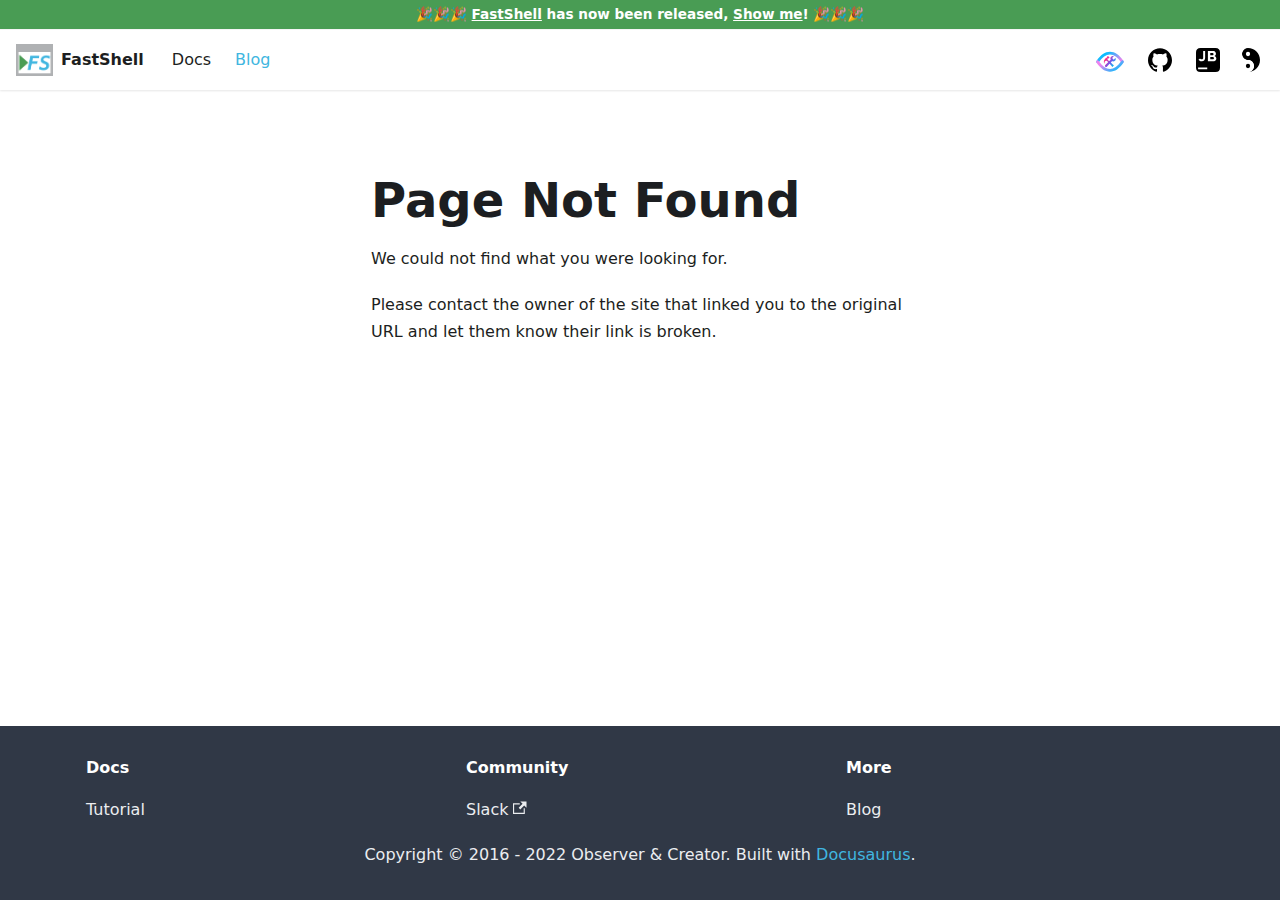
<file: blog.html>
<!doctype html>
<html lang="en" dir="ltr" class="blog-wrapper blog-list-page plugin-blog plugin-id-default">
<head>
<meta charset="UTF-8">
<meta name="viewport" content="width=device-width,initial-scale=1">
<meta name="generator" content="Docusaurus v2.0.0-beta.18">
<link rel="alternate" type="application/rss+xml" href="/blog/rss.xml" title="FastShell RSS Feed">
<link rel="alternate" type="application/atom+xml" href="/blog/atom.xml" title="FastShell Atom Feed">
<script src="https://platform-api.sharethis.com/js/sharethis.js#property=625d90eb96ae3f0019074bb5&amp;product=sop" async></script><title data-rh="true">Blog | FastShell</title><meta data-rh="true" name="twitter:card" content="summary_large_image"><meta data-rh="true" property="og:url" content="https://github.com//blog"><meta data-rh="true" name="docusaurus_locale" content="en"><meta data-rh="true" name="docsearch:language" content="en"><meta data-rh="true" property="og:title" content="Blog | FastShell"><meta data-rh="true" name="description" content="Blog"><meta data-rh="true" property="og:description" content="Blog"><meta data-rh="true" name="docusaurus_tag" content="blog_posts_list"><meta data-rh="true" name="docsearch:docusaurus_tag" content="blog_posts_list"><link data-rh="true" rel="icon" href="/img/favicon.ico"><link data-rh="true" rel="canonical" href="https://github.com//blog"><link data-rh="true" rel="alternate" href="https://github.com//blog" hreflang="en"><link data-rh="true" rel="alternate" href="https://github.com//blog" hreflang="x-default"><link rel="stylesheet" href="/assets/css/styles.5b3cc509.css">
<link rel="preload" href="/assets/js/runtime~main.12154112.js" as="script">
<link rel="preload" href="/assets/js/main.a8d74831.js" as="script">
</head>
<body class="navigation-with-keyboard">
<script>!function(){function t(t){document.documentElement.setAttribute("data-theme",t)}var e=function(){var t=null;try{t=localStorage.getItem("theme")}catch(t){}return t}();t(null!==e?e:"light")}(),document.documentElement.setAttribute("data-announcement-bar-initially-dismissed",function(){try{return"true"===localStorage.getItem("docusaurus.announcement.dismiss")}catch(t){}return!1}())</script><div id="__docusaurus">
<div role="region"><a href="#" class="skipToContent_ZgBM">Skip to main content</a></div><div class="announcementBar_IbjG" style="background-color:#499C54;color:#fff" role="banner"><div class="announcementBarContent_KsVm"><b>🎉🎉🎉 <a href="https://plugins.jetbrains.com/plugin/18971-fastshell">FastShell</a> has now been released, <a href="https://plugins.jetbrains.com/plugin/18971-fastshell">Show me</a>!</b> 🎉🎉🎉</div></div><nav class="navbar navbar--fixed-top"><div class="navbar__inner"><div class="navbar__items"><button aria-label="Navigation bar toggle" class="navbar__toggle clean-btn" type="button" tabindex="0"><svg width="30" height="30" viewBox="0 0 30 30" aria-hidden="true"><path stroke="currentColor" stroke-linecap="round" stroke-miterlimit="10" stroke-width="2" d="M4 7h22M4 15h22M4 23h22"></path></svg></button><a class="navbar__brand" href="/"><div class="navbar__logo"><img src="/img/fast_shell.png" alt="FastShell Logo" class="themedImage_W2Cr themedImage--light_TfLj"><img src="/img/fast_shell.png" alt="FastShell Logo" class="themedImage_W2Cr themedImage--dark_oUvU"></div><b class="navbar__title">FastShell</b></a><a class="navbar__item navbar__link" href="/docs/intro">Docs</a><a aria-current="page" class="navbar__item navbar__link navbar__link--active" href="/blog">Blog</a></div><div class="navbar__items navbar__items--right"><a href="https://www.obiscr.com" target="_blank" rel="noopener noreferrer" class="navbar__item navbar__link header-obiscr-link" aria-label="Observer &amp; Creator"></a><a href="https://github.com/obiscr/FastShell" target="_blank" rel="noopener noreferrer" class="navbar__item navbar__link header-github-link" aria-label="GitHub repository"></a><a href="https://plugins.jetbrains.com/plugin/18971-fastshell" target="_blank" rel="noopener noreferrer" class="navbar__item navbar__link header-jetbrains-link" aria-label="JetBrains Plugin Marketplace"></a><div class="toggle_S7eR colorModeToggle_vKtC"><button class="clean-btn toggleButton_rCf9 toggleButtonDisabled_Pu9x" type="button" disabled="" title="Switch between dark and light mode (currently light mode)" aria-label="Switch between dark and light mode (currently light mode)"><svg viewBox="0 0 1024 1024" width="24" height="24" class="lightToggleIcon_v35p"><defs><style></style></defs><path d="M512 1024c141.386 0 256-114.614 256-256s-114.614-256-256-256-256-114.614-256-256S370.614 0 512 0c282.77 0 512 229.23 512 512S794.77 1024 512 1024z" fill="#000000"></path><path d="M512 0c-141.386 0-256 114.614-256 256s114.614 256 256 256 256 114.614 256 256-114.614 256-256 256C229.23 1024 0 794.77 0 512S229.23 0 512 0z" fill="#FFFFFF"></path><path d="M512 768m-91.428 0a91.428 91.428 0 1 0 182.856 0 91.428 91.428 0 1 0-182.856 0Z" fill="#000000"></path><path d="M512 256m-91.428 0a91.428 91.428 0 1 0 182.856 0 91.428 91.428 0 1 0-182.856 0Z" fill="#FFFFFF"></path></svg><svg viewBox="0 0 1024 1024" width="24" height="24" class="darkToggleIcon_nQuB"><defs><style></style></defs><path d="M512 1024c141.386 0 256-114.614 256-256s-114.614-256-256-256-256-114.614-256-256S370.614 0 512 0c282.77 0 512 229.23 512 512S794.77 1024 512 1024z" fill="#FFFFFF"></path><path d="M512 0c-141.386 0-256 114.614-256 256s114.614 256 256 256 256 114.614 256 256-114.614 256-256 256C229.23 1024 0 794.77 0 512S229.23 0 512 0z" fill="#000000"></path><path d="M512 768m-91.428 0a91.428 91.428 0 1 0 182.856 0 91.428 91.428 0 1 0-182.856 0Z" fill="#FFFFFF"></path><path d="M512 256m-91.428 0a91.428 91.428 0 1 0 182.856 0 91.428 91.428 0 1 0-182.856 0Z" fill="#000000"></path></svg></button></div></div></div><div role="presentation" class="navbar-sidebar__backdrop"></div></nav><div class="main-wrapper"><div class="container margin-vert--lg"><div class="row"><aside class="col col--3"><nav class="sidebar_a9qW thin-scrollbar" aria-label="Blog recent posts navigation"><div class="sidebarItemTitle_uKok margin-bottom--md">Recent posts</div><ul class="sidebarItemList_Kvuv"><li class="sidebarItem_CF0Q"><a class="sidebarItemLink_miNk" href="/blog/FastShell-has-now-been-released">FastShell has now been released</a></li><li class="sidebarItem_CF0Q"><a class="sidebarItemLink_miNk" href="/blog/FastShell-plugin-is-coming-soon">FastShell plugin is coming soon</a></li></ul></nav></aside><main class="col col--7" itemscope="" itemtype="http://schema.org/Blog"><article class="margin-bottom--xl" itemprop="blogPost" itemscope="" itemtype="http://schema.org/BlogPosting"><header><h2 class="blogPostTitle_rzP5" itemprop="headline"><a itemprop="url" href="/blog/FastShell-has-now-been-released">FastShell has now been released</a></h2><div class="blogPostData_Zg1s margin-vert--md"><time datetime="2022-04-17T15:56:00.000Z" itemprop="datePublished">April 17, 2022</time> · <!-- -->One min read</div><div class="margin-top--md margin-bottom--sm row"><div class="col col--6 authorCol_FlmR"><div class="avatar margin-bottom--sm"><span class="avatar__photo-link avatar__photo"><a href="https://github.com/obiscr" target="_blank" rel="noopener noreferrer"><img class="image_o0gy" src="https://avatars.githubusercontent.com/u/28687074?v=4" alt="Pierce Brands"></a></span><div class="avatar__intro" itemprop="author" itemscope="" itemtype="https://schema.org/Person"><div class="avatar__name"><a href="https://github.com/obiscr" target="_blank" rel="noopener noreferrer" itemprop="url"><span itemprop="name">Pierce Brands</span></a></div><small class="avatar__subtitle" itemprop="description">Free man</small></div></div></div></div></header><div class="markdown" itemprop="articleBody"><h2 class="anchor anchorWithStickyNavbar_mojV" id="introduce">Introduce<a class="hash-link" href="#introduce" title="Direct link to heading">​</a></h2><p>FastShell has now been released, see <a href="https://plugins.jetbrains.com/plugin/18971-fastshell" target="_blank" rel="noopener noreferrer">Marketplace</a></p><h3 class="anchor anchorWithStickyNavbar_mojV" id="supported-versions">Supported Versions<a class="hash-link" href="#supported-versions" title="Direct link to heading">​</a></h3><p>Fast Shell will support all JetBrains platforms from <code>2020.1</code> to <code>2022.1</code>.</p><table><thead><tr><th align="left">Plugin Version</th><th align="left">IDE Version</th></tr></thead><tbody><tr><td align="left"><a href="https://plugins.jetbrains.com/plugin/18971-fastshell/versions/stable/168912" target="_blank" rel="noopener noreferrer">2022.4.1-221.1</a></td><td align="left">2022.1   ~ <strong>Future version</strong></td></tr><tr><td align="left"><a href="https://plugins.jetbrains.com/plugin/18971-fastshell/versions/stable/168911" target="_blank" rel="noopener noreferrer">2022.4.1-213.1</a></td><td align="left">2021.3   ~ 2021.3.2</td></tr><tr><td align="left"><a href="https://plugins.jetbrains.com/plugin/18971-fastshell/versions/stable/168909" target="_blank" rel="noopener noreferrer">2022.4.1-212.1</a></td><td align="left">2021.2   ~ 2021.2.4</td></tr><tr><td align="left"><a href="https://plugins.jetbrains.com/plugin/18971-fastshell/versions/stable/168908" target="_blank" rel="noopener noreferrer">2022.4.1-211.1</a></td><td align="left">2021.1   ~ 2021.1.3</td></tr><tr><td align="left"><a href="https://plugins.jetbrains.com/plugin/18971-fastshell/versions/stable/168907" target="_blank" rel="noopener noreferrer">2022.4.1-203.1</a></td><td align="left">2020.3.1 ~ 2020.3.4</td></tr><tr><td align="left"><a href="https://plugins.jetbrains.com/plugin/18971-fastshell/versions/stable/168906" target="_blank" rel="noopener noreferrer">2022.4.1-202.1</a></td><td align="left">2020.2.1 ~ 2020.2.4</td></tr><tr><td align="left"><a href="https://plugins.jetbrains.com/plugin/18971-fastshell/versions/stable/168905" target="_blank" rel="noopener noreferrer">2022.4.1-201.1</a></td><td align="left">2020.1.1 ~ 2020.1.4</td></tr></tbody></table><h2 class="anchor anchorWithStickyNavbar_mojV" id="usage">Usage<a class="hash-link" href="#usage" title="Direct link to heading">​</a></h2><p>Double-click <code>Ctrl</code>, enter <code>fs</code>, it will list all the Fast Shell commands that have been set, double-click to execute or press Enter after selecting it to execute.</p><p>You can also open settings via <code>Settings/Preferences</code> &gt; <code>Tools</code> &gt; <code>Fast Shell</code>.</p><p>You can also add a custom directive. Click <img loading="lazy" src="https://intellij-icons.jetbrains.design/icons/AllIcons/general/settings.svg" class="img_E7b_"> in the upper right corner of the <strong>Run Anything</strong> toolbar to open Open Settings to manage your commands.</p><p><img loading="lazy" src="https://user-images.githubusercontent.com/28687074/160279806-2120b040-72f3-4319-8c5c-055cb05fb305.gif" alt="add-command" class="img_E7b_"></p></div><footer class="row docusaurus-mt-lg"><div class="col"><b>Tags:</b><ul class="tags_XVD_ padding--none margin-left--sm"><li class="tag_JSN8"><a class="tag_hD8n tagRegular_D6E_" href="/blog/tags/version">Version</a></li></ul></div></footer></article><article class="margin-bottom--xl" itemprop="blogPost" itemscope="" itemtype="http://schema.org/BlogPosting"><header><h2 class="blogPostTitle_rzP5" itemprop="headline"><a itemprop="url" href="/blog/FastShell-plugin-is-coming-soon">FastShell plugin is coming soon</a></h2><div class="blogPostData_Zg1s margin-vert--md"><time datetime="2022-04-02T16:35:41.000Z" itemprop="datePublished">April 2, 2022</time> · <!-- -->2 min read</div><div class="margin-top--md margin-bottom--sm row"><div class="col col--6 authorCol_FlmR"><div class="avatar margin-bottom--sm"><span class="avatar__photo-link avatar__photo"><a href="https://github.com/obiscr" target="_blank" rel="noopener noreferrer"><img class="image_o0gy" src="https://avatars.githubusercontent.com/u/28687074?v=4" alt="Pierce Brands"></a></span><div class="avatar__intro" itemprop="author" itemscope="" itemtype="https://schema.org/Person"><div class="avatar__name"><a href="https://github.com/obiscr" target="_blank" rel="noopener noreferrer" itemprop="url"><span itemprop="name">Pierce Brands</span></a></div><small class="avatar__subtitle" itemprop="description">Free man</small></div></div></div></div></header><div class="markdown" itemprop="articleBody"><h2 class="anchor anchorWithStickyNavbar_mojV" id="introduce">Introduce<a class="hash-link" href="#introduce" title="Direct link to heading">​</a></h2><p>Fast Shell supports the management of custom scripts, which can quickly execute shell commands. The supported commands depend on the shell environment used by the current IDE.
Fast Shell has a fairly high degree of freedom. All instructions are completely defined by the user.</p><p>Replace <code>a very long command</code> with a short <code>command</code>. And it&#x27;s integrated into the IDE&#x27;s <code>Run Anything</code>, so you can easily open it with <code>Double Ctrl</code>.</p><p>The goal of Fast Shell is to let you get rid of <strong>alias</strong> in <code>.bashrc</code> or <code>.zshrc</code>.</p><p>It doesn&#x27;t matter if you have defined some commonly used directives in <code>.bashrc</code> or <code>.zshrc</code>. You can still add it to FastShell to execute.</p><h3 class="anchor anchorWithStickyNavbar_mojV" id="supported-versions">Supported Versions<a class="hash-link" href="#supported-versions" title="Direct link to heading">​</a></h3><p>Fast Shell will support all JetBrains platforms from <code>2020.1</code> to <code>2021.3</code>, and will be supported as soon as possible after the <code>2022</code> version is released.</p><p><img loading="lazy" src="https://user-images.githubusercontent.com/28687074/160279796-574b4bd9-170a-472d-9a4e-fa897866b051.png" alt="git-repo" class="img_E7b_"></p><p><img loading="lazy" src="https://user-images.githubusercontent.com/28687074/160279800-9b388cdc-a687-488c-a1eb-17785f750272.gif" alt="linux-show" class="img_E7b_"></p><p>If the instruction is a lot, you can also write it as a script, and then invoke the script through Fast Shell to execute it.</p><p><img loading="lazy" src="https://user-images.githubusercontent.com/28687074/160279810-2371b3cd-57f9-487c-888c-27dd49e1fec0.gif" alt="exec-shell" class="img_E7b_"></p><h2 class="anchor anchorWithStickyNavbar_mojV" id="usage">Usage<a class="hash-link" href="#usage" title="Direct link to heading">​</a></h2><p>Double-click <code>Ctrl</code>, enter <code>fs</code>, it will list all the Fast Shell commands that have been set, double-click to execute or press Enter after selecting it to execute.</p><p>You can also open settings via <code>Settings/Preferences</code> &gt; <code>Tools</code> &gt; <code>Fast Shell</code>.</p><p>You can also add a custom directive. Click <img loading="lazy" src="https://intellij-icons.jetbrains.design/icons/AllIcons/general/settings.svg" class="img_E7b_"> in the upper right corner of the <strong>Run Anything</strong> toolbar to open Open Settings to manage your commands.</p><p><img loading="lazy" src="https://user-images.githubusercontent.com/28687074/160279806-2120b040-72f3-4319-8c5c-055cb05fb305.gif" alt="add-command" class="img_E7b_"></p><h2 class="anchor anchorWithStickyNavbar_mojV" id="runs-on-windows-platform">Runs on Windows platform<a class="hash-link" href="#runs-on-windows-platform" title="Direct link to heading">​</a></h2><p>Most of the shell commands are the same for <strong>Linux</strong> and <strong>Mac</strong>. So basically universal. But on <strong>Windows</strong> things are a little different. Windows has its own separate directives.</p><p>E.g:</p><table><thead><tr><th>Windows PowerShell</th><th>Linux/macOS</th></tr></thead><tbody><tr><td>ipconfig</td><td>ifconfig</td></tr><tr><td>Get-Content <code>filename</code> -Wait</td><td>tailf / tail -F <code>filename</code></td></tr></tbody></table><p>Therefore, when setting the command, you need to ensure that the current Shell environment supports the set command.</p><p><img loading="lazy" src="https://user-images.githubusercontent.com/28687074/160281920-fb654a8d-f4fe-49ba-b552-7f00f0c292be.gif" alt="win-exec" class="img_E7b_"></p><h2 class="anchor anchorWithStickyNavbar_mojV" id="appendix">Appendix<a class="hash-link" href="#appendix" title="Direct link to heading">​</a></h2><h3 class="anchor anchorWithStickyNavbar_mojV" id="set-the-current-shell-environment">Set the current shell environment<a class="hash-link" href="#set-the-current-shell-environment" title="Direct link to heading">​</a></h3><p><code>Settings/Preferences</code> &gt; <code>Tools</code> &gt; <code>Terminal</code> &gt; <code>Shell Path</code></p><p><img loading="lazy" src="https://user-images.githubusercontent.com/28687074/160279815-5fa10f79-f6bb-42a7-86e1-22417765dea4.png" alt="bash-env" class="img_E7b_"></p></div><footer class="row docusaurus-mt-lg"><div class="col"><b>Tags:</b><ul class="tags_XVD_ padding--none margin-left--sm"><li class="tag_JSN8"><a class="tag_hD8n tagRegular_D6E_" href="/blog/tags/version">Version</a></li></ul></div></footer></article><nav class="pagination-nav" aria-label="Blog list page navigation"><div class="pagination-nav__item"></div><div class="pagination-nav__item pagination-nav__item--next"></div></nav></main></div></div></div><footer class="footer footer--dark"><div class="container container-fluid"><div class="row footer__links"><div class="col footer__col"><div class="footer__title">Docs</div><ul class="footer__items"><li class="footer__item"><a class="footer__link-item" href="/docs/intro">Tutorial</a></li></ul></div><div class="col footer__col"><div class="footer__title">Community</div><ul class="footer__items"><li class="footer__item"><a href="https://join.slack.com/t/observercreator/shared_invite/zt-14g3dnzkx-FGJM_WgY~vj0bJINTHQSAA" target="_blank" rel="noopener noreferrer" class="footer__link-item">Slack<svg width="13.5" height="13.5" aria-hidden="true" viewBox="0 0 24 24" class="iconExternalLink_I5OW"><path fill="currentColor" d="M21 13v10h-21v-19h12v2h-10v15h17v-8h2zm3-12h-10.988l4.035 4-6.977 7.07 2.828 2.828 6.977-7.07 4.125 4.172v-11z"></path></svg></a></li></ul></div><div class="col footer__col"><div class="footer__title">More</div><ul class="footer__items"><li class="footer__item"><a class="footer__link-item" href="/blog">Blog</a></li></ul></div></div><div class="footer__bottom text--center"><div class="footer__copyright">Copyright © 2016 - 2022 Observer & Creator. Built with <a href="https://docusaurus.io/">Docusaurus</a>.</div></div></div></footer></div>
<script src="/assets/js/runtime~main.12154112.js"></script>
<script src="/assets/js/main.a8d74831.js"></script>
</body>
</html>
</file>
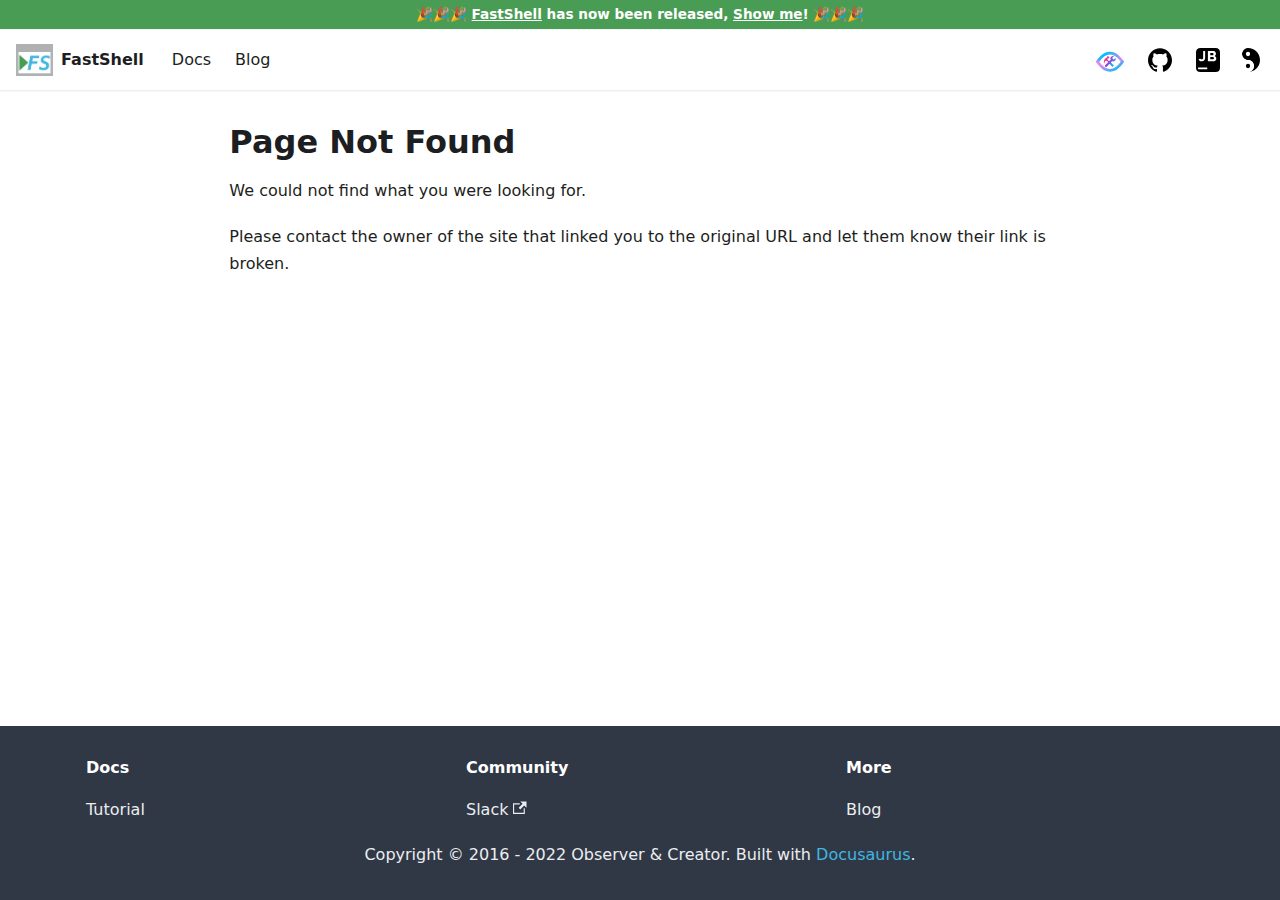
<file: markdown-page.html>
<!doctype html>
<html lang="en" dir="ltr" class="mdx-wrapper mdx-page plugin-pages plugin-id-default">
<head>
<meta charset="UTF-8">
<meta name="viewport" content="width=device-width,initial-scale=1">
<meta name="generator" content="Docusaurus v2.0.0-beta.18">
<link rel="alternate" type="application/rss+xml" href="/blog/rss.xml" title="FastShell RSS Feed">
<link rel="alternate" type="application/atom+xml" href="/blog/atom.xml" title="FastShell Atom Feed">
<script src="https://platform-api.sharethis.com/js/sharethis.js#property=625d90eb96ae3f0019074bb5&amp;product=sop" async></script><title data-rh="true">Markdown page example | FastShell</title><meta data-rh="true" name="twitter:card" content="summary_large_image"><meta data-rh="true" property="og:url" content="https://github.com//markdown-page"><meta data-rh="true" name="docusaurus_locale" content="en"><meta data-rh="true" name="docusaurus_tag" content="default"><meta data-rh="true" name="docsearch:language" content="en"><meta data-rh="true" name="docsearch:docusaurus_tag" content="default"><meta data-rh="true" property="og:title" content="Markdown page example | FastShell"><meta data-rh="true" name="description" content="You don&#x27;t need React to write simple standalone pages."><meta data-rh="true" property="og:description" content="You don&#x27;t need React to write simple standalone pages."><link data-rh="true" rel="icon" href="/img/favicon.ico"><link data-rh="true" rel="canonical" href="https://github.com//markdown-page"><link data-rh="true" rel="alternate" href="https://github.com//markdown-page" hreflang="en"><link data-rh="true" rel="alternate" href="https://github.com//markdown-page" hreflang="x-default"><link rel="stylesheet" href="/assets/css/styles.5b3cc509.css">
<link rel="preload" href="/assets/js/runtime~main.12154112.js" as="script">
<link rel="preload" href="/assets/js/main.a8d74831.js" as="script">
</head>
<body class="navigation-with-keyboard">
<script>!function(){function t(t){document.documentElement.setAttribute("data-theme",t)}var e=function(){var t=null;try{t=localStorage.getItem("theme")}catch(t){}return t}();t(null!==e?e:"light")}(),document.documentElement.setAttribute("data-announcement-bar-initially-dismissed",function(){try{return"true"===localStorage.getItem("docusaurus.announcement.dismiss")}catch(t){}return!1}())</script><div id="__docusaurus">
<div role="region"><a href="#" class="skipToContent_ZgBM">Skip to main content</a></div><div class="announcementBar_IbjG" style="background-color:#499C54;color:#fff" role="banner"><div class="announcementBarContent_KsVm"><b>🎉🎉🎉 <a href="https://plugins.jetbrains.com/plugin/18971-fastshell">FastShell</a> has now been released, <a href="https://plugins.jetbrains.com/plugin/18971-fastshell">Show me</a>!</b> 🎉🎉🎉</div></div><nav class="navbar navbar--fixed-top"><div class="navbar__inner"><div class="navbar__items"><button aria-label="Navigation bar toggle" class="navbar__toggle clean-btn" type="button" tabindex="0"><svg width="30" height="30" viewBox="0 0 30 30" aria-hidden="true"><path stroke="currentColor" stroke-linecap="round" stroke-miterlimit="10" stroke-width="2" d="M4 7h22M4 15h22M4 23h22"></path></svg></button><a class="navbar__brand" href="/"><div class="navbar__logo"><img src="/img/fast_shell.png" alt="FastShell Logo" class="themedImage_W2Cr themedImage--light_TfLj"><img src="/img/fast_shell.png" alt="FastShell Logo" class="themedImage_W2Cr themedImage--dark_oUvU"></div><b class="navbar__title">FastShell</b></a><a class="navbar__item navbar__link" href="/docs/intro">Docs</a><a class="navbar__item navbar__link" href="/blog">Blog</a></div><div class="navbar__items navbar__items--right"><a href="https://www.obiscr.com" target="_blank" rel="noopener noreferrer" class="navbar__item navbar__link header-obiscr-link" aria-label="Observer &amp; Creator"></a><a href="https://github.com/obiscr/FastShell" target="_blank" rel="noopener noreferrer" class="navbar__item navbar__link header-github-link" aria-label="GitHub repository"></a><a href="https://plugins.jetbrains.com/plugin/18971-fastshell" target="_blank" rel="noopener noreferrer" class="navbar__item navbar__link header-jetbrains-link" aria-label="JetBrains Plugin Marketplace"></a><div class="toggle_S7eR colorModeToggle_vKtC"><button class="clean-btn toggleButton_rCf9 toggleButtonDisabled_Pu9x" type="button" disabled="" title="Switch between dark and light mode (currently light mode)" aria-label="Switch between dark and light mode (currently light mode)"><svg viewBox="0 0 1024 1024" width="24" height="24" class="lightToggleIcon_v35p"><defs><style></style></defs><path d="M512 1024c141.386 0 256-114.614 256-256s-114.614-256-256-256-256-114.614-256-256S370.614 0 512 0c282.77 0 512 229.23 512 512S794.77 1024 512 1024z" fill="#000000"></path><path d="M512 0c-141.386 0-256 114.614-256 256s114.614 256 256 256 256 114.614 256 256-114.614 256-256 256C229.23 1024 0 794.77 0 512S229.23 0 512 0z" fill="#FFFFFF"></path><path d="M512 768m-91.428 0a91.428 91.428 0 1 0 182.856 0 91.428 91.428 0 1 0-182.856 0Z" fill="#000000"></path><path d="M512 256m-91.428 0a91.428 91.428 0 1 0 182.856 0 91.428 91.428 0 1 0-182.856 0Z" fill="#FFFFFF"></path></svg><svg viewBox="0 0 1024 1024" width="24" height="24" class="darkToggleIcon_nQuB"><defs><style></style></defs><path d="M512 1024c141.386 0 256-114.614 256-256s-114.614-256-256-256-256-114.614-256-256S370.614 0 512 0c282.77 0 512 229.23 512 512S794.77 1024 512 1024z" fill="#FFFFFF"></path><path d="M512 0c-141.386 0-256 114.614-256 256s114.614 256 256 256 256 114.614 256 256-114.614 256-256 256C229.23 1024 0 794.77 0 512S229.23 0 512 0z" fill="#000000"></path><path d="M512 768m-91.428 0a91.428 91.428 0 1 0 182.856 0 91.428 91.428 0 1 0-182.856 0Z" fill="#FFFFFF"></path><path d="M512 256m-91.428 0a91.428 91.428 0 1 0 182.856 0 91.428 91.428 0 1 0-182.856 0Z" fill="#000000"></path></svg></button></div></div></div><div role="presentation" class="navbar-sidebar__backdrop"></div></nav><div class="main-wrapper"><main class="container container--fluid margin-vert--lg"><div class="row mdxPageWrapper_zHyg"><div class="col col--8"><h1>Markdown page example</h1><p>You don&#x27;t need React to write simple standalone pages.</p></div><div class="col col--2"><div class="tableOfContents_cNA8 thin-scrollbar"></div></div></div></main></div><footer class="footer footer--dark"><div class="container container-fluid"><div class="row footer__links"><div class="col footer__col"><div class="footer__title">Docs</div><ul class="footer__items"><li class="footer__item"><a class="footer__link-item" href="/docs/intro">Tutorial</a></li></ul></div><div class="col footer__col"><div class="footer__title">Community</div><ul class="footer__items"><li class="footer__item"><a href="https://join.slack.com/t/observercreator/shared_invite/zt-14g3dnzkx-FGJM_WgY~vj0bJINTHQSAA" target="_blank" rel="noopener noreferrer" class="footer__link-item">Slack<svg width="13.5" height="13.5" aria-hidden="true" viewBox="0 0 24 24" class="iconExternalLink_I5OW"><path fill="currentColor" d="M21 13v10h-21v-19h12v2h-10v15h17v-8h2zm3-12h-10.988l4.035 4-6.977 7.07 2.828 2.828 6.977-7.07 4.125 4.172v-11z"></path></svg></a></li></ul></div><div class="col footer__col"><div class="footer__title">More</div><ul class="footer__items"><li class="footer__item"><a class="footer__link-item" href="/blog">Blog</a></li></ul></div></div><div class="footer__bottom text--center"><div class="footer__copyright">Copyright © 2016 - 2022 Observer & Creator. Built with <a href="https://docusaurus.io/">Docusaurus</a>.</div></div></div></footer></div>
<script src="/assets/js/runtime~main.12154112.js"></script>
<script src="/assets/js/main.a8d74831.js"></script>
</body>
</html>
</file>
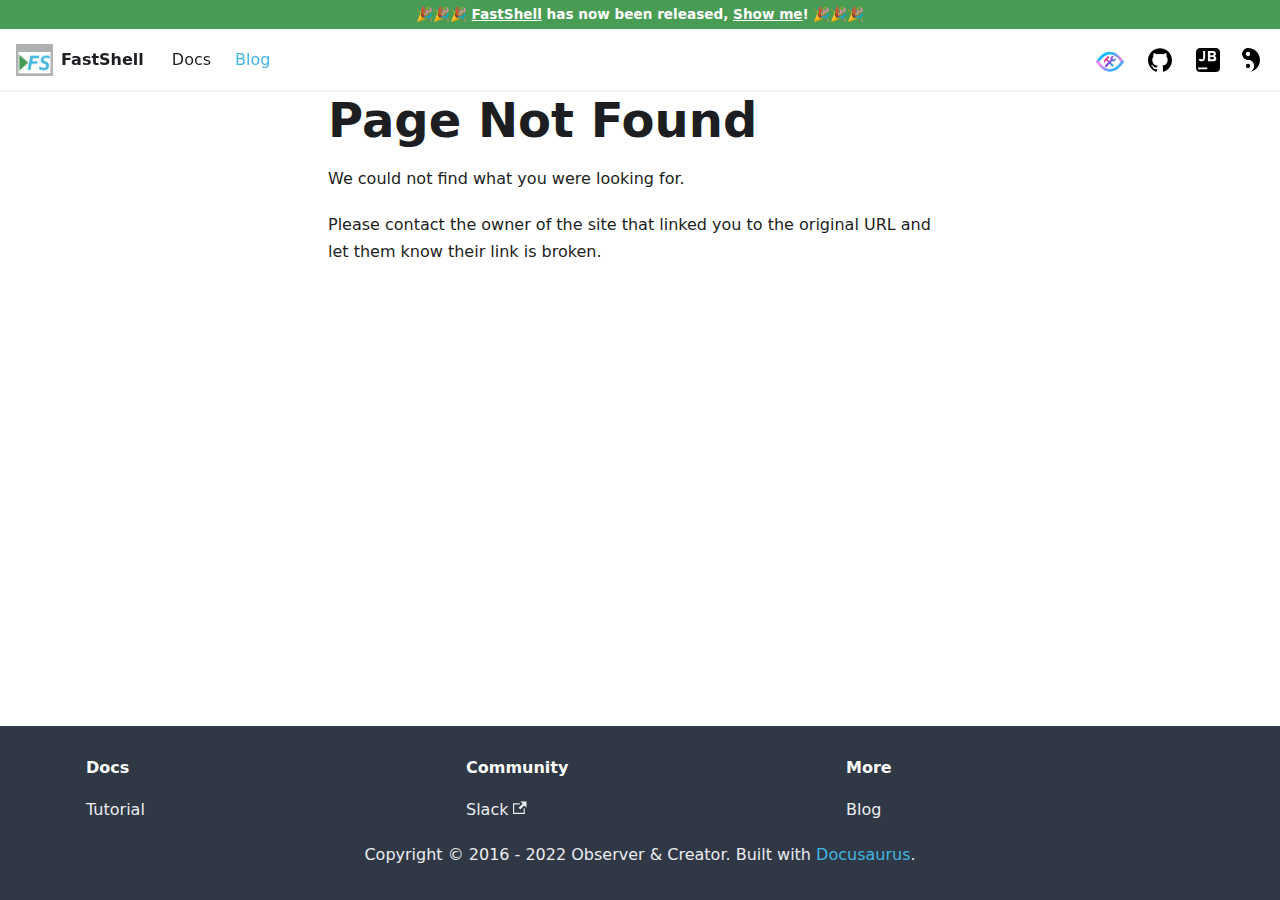
<file: blog/archive.html>
<!doctype html>
<html lang="en" dir="ltr" class="plugin-blog plugin-id-default">
<head>
<meta charset="UTF-8">
<meta name="viewport" content="width=device-width,initial-scale=1">
<meta name="generator" content="Docusaurus v2.0.0-beta.18">
<link rel="alternate" type="application/rss+xml" href="/blog/rss.xml" title="FastShell RSS Feed">
<link rel="alternate" type="application/atom+xml" href="/blog/atom.xml" title="FastShell Atom Feed">
<script src="https://platform-api.sharethis.com/js/sharethis.js#property=625d90eb96ae3f0019074bb5&amp;product=sop" async></script><title data-rh="true">Archive | FastShell</title><meta data-rh="true" name="twitter:card" content="summary_large_image"><meta data-rh="true" property="og:url" content="https://github.com//blog/archive"><meta data-rh="true" name="docusaurus_locale" content="en"><meta data-rh="true" name="docusaurus_tag" content="default"><meta data-rh="true" name="docsearch:language" content="en"><meta data-rh="true" name="docsearch:docusaurus_tag" content="default"><meta data-rh="true" property="og:title" content="Archive | FastShell"><meta data-rh="true" name="description" content="Archive"><meta data-rh="true" property="og:description" content="Archive"><link data-rh="true" rel="icon" href="/img/favicon.ico"><link data-rh="true" rel="canonical" href="https://github.com//blog/archive"><link data-rh="true" rel="alternate" href="https://github.com//blog/archive" hreflang="en"><link data-rh="true" rel="alternate" href="https://github.com//blog/archive" hreflang="x-default"><link rel="stylesheet" href="/assets/css/styles.5b3cc509.css">
<link rel="preload" href="/assets/js/runtime~main.12154112.js" as="script">
<link rel="preload" href="/assets/js/main.a8d74831.js" as="script">
</head>
<body class="navigation-with-keyboard">
<script>!function(){function t(t){document.documentElement.setAttribute("data-theme",t)}var e=function(){var t=null;try{t=localStorage.getItem("theme")}catch(t){}return t}();t(null!==e?e:"light")}(),document.documentElement.setAttribute("data-announcement-bar-initially-dismissed",function(){try{return"true"===localStorage.getItem("docusaurus.announcement.dismiss")}catch(t){}return!1}())</script><div id="__docusaurus">
<div role="region"><a href="#" class="skipToContent_ZgBM">Skip to main content</a></div><div class="announcementBar_IbjG" style="background-color:#499C54;color:#fff" role="banner"><div class="announcementBarContent_KsVm"><b>🎉🎉🎉 <a href="https://plugins.jetbrains.com/plugin/18971-fastshell">FastShell</a> has now been released, <a href="https://plugins.jetbrains.com/plugin/18971-fastshell">Show me</a>!</b> 🎉🎉🎉</div></div><nav class="navbar navbar--fixed-top"><div class="navbar__inner"><div class="navbar__items"><button aria-label="Navigation bar toggle" class="navbar__toggle clean-btn" type="button" tabindex="0"><svg width="30" height="30" viewBox="0 0 30 30" aria-hidden="true"><path stroke="currentColor" stroke-linecap="round" stroke-miterlimit="10" stroke-width="2" d="M4 7h22M4 15h22M4 23h22"></path></svg></button><a class="navbar__brand" href="/"><div class="navbar__logo"><img src="/img/fast_shell.png" alt="FastShell Logo" class="themedImage_W2Cr themedImage--light_TfLj"><img src="/img/fast_shell.png" alt="FastShell Logo" class="themedImage_W2Cr themedImage--dark_oUvU"></div><b class="navbar__title">FastShell</b></a><a class="navbar__item navbar__link" href="/docs/intro">Docs</a><a aria-current="page" class="navbar__item navbar__link navbar__link--active" href="/blog">Blog</a></div><div class="navbar__items navbar__items--right"><a href="https://www.obiscr.com" target="_blank" rel="noopener noreferrer" class="navbar__item navbar__link header-obiscr-link" aria-label="Observer &amp; Creator"></a><a href="https://github.com/obiscr/FastShell" target="_blank" rel="noopener noreferrer" class="navbar__item navbar__link header-github-link" aria-label="GitHub repository"></a><a href="https://plugins.jetbrains.com/plugin/18971-fastshell" target="_blank" rel="noopener noreferrer" class="navbar__item navbar__link header-jetbrains-link" aria-label="JetBrains Plugin Marketplace"></a><div class="toggle_S7eR colorModeToggle_vKtC"><button class="clean-btn toggleButton_rCf9 toggleButtonDisabled_Pu9x" type="button" disabled="" title="Switch between dark and light mode (currently light mode)" aria-label="Switch between dark and light mode (currently light mode)"><svg viewBox="0 0 1024 1024" width="24" height="24" class="lightToggleIcon_v35p"><defs><style></style></defs><path d="M512 1024c141.386 0 256-114.614 256-256s-114.614-256-256-256-256-114.614-256-256S370.614 0 512 0c282.77 0 512 229.23 512 512S794.77 1024 512 1024z" fill="#000000"></path><path d="M512 0c-141.386 0-256 114.614-256 256s114.614 256 256 256 256 114.614 256 256-114.614 256-256 256C229.23 1024 0 794.77 0 512S229.23 0 512 0z" fill="#FFFFFF"></path><path d="M512 768m-91.428 0a91.428 91.428 0 1 0 182.856 0 91.428 91.428 0 1 0-182.856 0Z" fill="#000000"></path><path d="M512 256m-91.428 0a91.428 91.428 0 1 0 182.856 0 91.428 91.428 0 1 0-182.856 0Z" fill="#FFFFFF"></path></svg><svg viewBox="0 0 1024 1024" width="24" height="24" class="darkToggleIcon_nQuB"><defs><style></style></defs><path d="M512 1024c141.386 0 256-114.614 256-256s-114.614-256-256-256-256-114.614-256-256S370.614 0 512 0c282.77 0 512 229.23 512 512S794.77 1024 512 1024z" fill="#FFFFFF"></path><path d="M512 0c-141.386 0-256 114.614-256 256s114.614 256 256 256 256 114.614 256 256-114.614 256-256 256C229.23 1024 0 794.77 0 512S229.23 0 512 0z" fill="#000000"></path><path d="M512 768m-91.428 0a91.428 91.428 0 1 0 182.856 0 91.428 91.428 0 1 0-182.856 0Z" fill="#FFFFFF"></path><path d="M512 256m-91.428 0a91.428 91.428 0 1 0 182.856 0 91.428 91.428 0 1 0-182.856 0Z" fill="#000000"></path></svg></button></div></div></div><div role="presentation" class="navbar-sidebar__backdrop"></div></nav><div class="main-wrapper"><header class="hero hero--primary"><div class="container"><h1 class="hero__title">Archive</h1><p class="hero__subtitle">Archive</p></div></header><main><section class="margin-vert--lg"><div class="container"><div class="row"><div class="col col--4 margin-vert--lg"><h3>2022</h3><ul><li><a href="/blog/FastShell-has-now-been-released">April 17, 2022<!-- --> - <!-- -->FastShell has now been released</a></li><li><a href="/blog/FastShell-plugin-is-coming-soon">April 2, 2022<!-- --> - <!-- -->FastShell plugin is coming soon</a></li></ul></div></div></div></section></main></div><footer class="footer footer--dark"><div class="container container-fluid"><div class="row footer__links"><div class="col footer__col"><div class="footer__title">Docs</div><ul class="footer__items"><li class="footer__item"><a class="footer__link-item" href="/docs/intro">Tutorial</a></li></ul></div><div class="col footer__col"><div class="footer__title">Community</div><ul class="footer__items"><li class="footer__item"><a href="https://join.slack.com/t/observercreator/shared_invite/zt-14g3dnzkx-FGJM_WgY~vj0bJINTHQSAA" target="_blank" rel="noopener noreferrer" class="footer__link-item">Slack<svg width="13.5" height="13.5" aria-hidden="true" viewBox="0 0 24 24" class="iconExternalLink_I5OW"><path fill="currentColor" d="M21 13v10h-21v-19h12v2h-10v15h17v-8h2zm3-12h-10.988l4.035 4-6.977 7.07 2.828 2.828 6.977-7.07 4.125 4.172v-11z"></path></svg></a></li></ul></div><div class="col footer__col"><div class="footer__title">More</div><ul class="footer__items"><li class="footer__item"><a class="footer__link-item" href="/blog">Blog</a></li></ul></div></div><div class="footer__bottom text--center"><div class="footer__copyright">Copyright © 2016 - 2022 Observer & Creator. Built with <a href="https://docusaurus.io/">Docusaurus</a>.</div></div></div></footer></div>
<script src="/assets/js/runtime~main.12154112.js"></script>
<script src="/assets/js/main.a8d74831.js"></script>
</body>
</html>
</file>
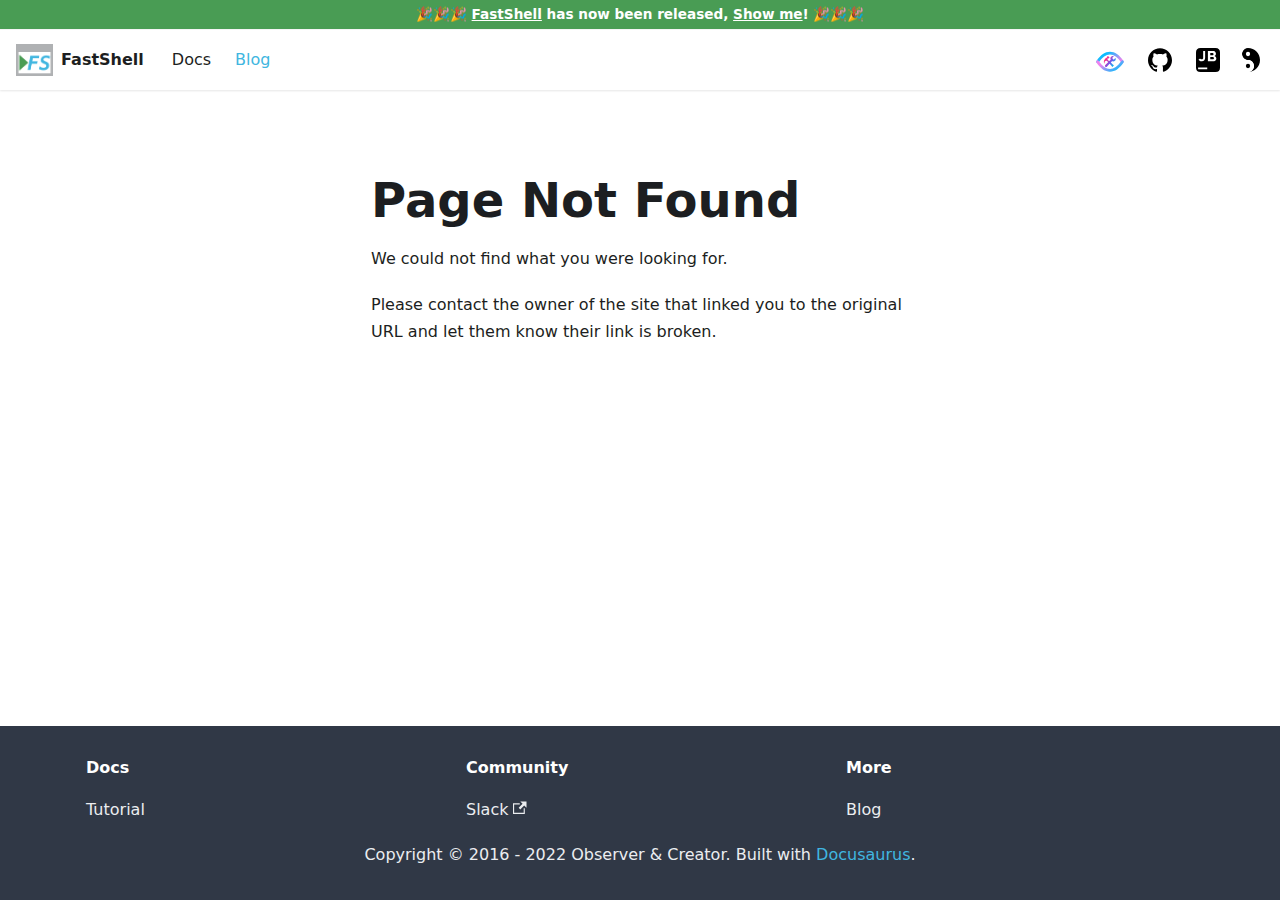
<file: blog/FastShell-has-now-been-released.html>
<!doctype html>
<html lang="en" dir="ltr" class="blog-wrapper blog-post-page plugin-blog plugin-id-default">
<head>
<meta charset="UTF-8">
<meta name="viewport" content="width=device-width,initial-scale=1">
<meta name="generator" content="Docusaurus v2.0.0-beta.18">
<link rel="alternate" type="application/rss+xml" href="/blog/rss.xml" title="FastShell RSS Feed">
<link rel="alternate" type="application/atom+xml" href="/blog/atom.xml" title="FastShell Atom Feed">
<script src="https://platform-api.sharethis.com/js/sharethis.js#property=625d90eb96ae3f0019074bb5&amp;product=sop" async></script><title data-rh="true">FastShell has now been released | FastShell</title><meta data-rh="true" name="twitter:card" content="summary_large_image"><meta data-rh="true" property="og:url" content="https://github.com//blog/FastShell-has-now-been-released"><meta data-rh="true" name="docusaurus_locale" content="en"><meta data-rh="true" name="docusaurus_tag" content="default"><meta data-rh="true" name="docsearch:language" content="en"><meta data-rh="true" name="docsearch:docusaurus_tag" content="default"><meta data-rh="true" property="og:title" content="FastShell has now been released | FastShell"><meta data-rh="true" name="description" content="Introduce"><meta data-rh="true" property="og:description" content="Introduce"><meta data-rh="true" property="og:type" content="article"><meta data-rh="true" property="article:published_time" content="2022-04-17T15:56:00.000Z"><meta data-rh="true" property="article:author" content="https://github.com/obiscr"><meta data-rh="true" property="article:tag" content="Version"><link data-rh="true" rel="icon" href="/img/favicon.ico"><link data-rh="true" rel="canonical" href="https://github.com//blog/FastShell-has-now-been-released"><link data-rh="true" rel="alternate" href="https://github.com//blog/FastShell-has-now-been-released" hreflang="en"><link data-rh="true" rel="alternate" href="https://github.com//blog/FastShell-has-now-been-released" hreflang="x-default"><link rel="stylesheet" href="/assets/css/styles.5b3cc509.css">
<link rel="preload" href="/assets/js/runtime~main.12154112.js" as="script">
<link rel="preload" href="/assets/js/main.a8d74831.js" as="script">
</head>
<body class="navigation-with-keyboard">
<script>!function(){function t(t){document.documentElement.setAttribute("data-theme",t)}var e=function(){var t=null;try{t=localStorage.getItem("theme")}catch(t){}return t}();t(null!==e?e:"light")}(),document.documentElement.setAttribute("data-announcement-bar-initially-dismissed",function(){try{return"true"===localStorage.getItem("docusaurus.announcement.dismiss")}catch(t){}return!1}())</script><div id="__docusaurus">
<div role="region"><a href="#" class="skipToContent_ZgBM">Skip to main content</a></div><div class="announcementBar_IbjG" style="background-color:#499C54;color:#fff" role="banner"><div class="announcementBarContent_KsVm"><b>🎉🎉🎉 <a href="https://plugins.jetbrains.com/plugin/18971-fastshell">FastShell</a> has now been released, <a href="https://plugins.jetbrains.com/plugin/18971-fastshell">Show me</a>!</b> 🎉🎉🎉</div></div><nav class="navbar navbar--fixed-top"><div class="navbar__inner"><div class="navbar__items"><button aria-label="Navigation bar toggle" class="navbar__toggle clean-btn" type="button" tabindex="0"><svg width="30" height="30" viewBox="0 0 30 30" aria-hidden="true"><path stroke="currentColor" stroke-linecap="round" stroke-miterlimit="10" stroke-width="2" d="M4 7h22M4 15h22M4 23h22"></path></svg></button><a class="navbar__brand" href="/"><div class="navbar__logo"><img src="/img/fast_shell.png" alt="FastShell Logo" class="themedImage_W2Cr themedImage--light_TfLj"><img src="/img/fast_shell.png" alt="FastShell Logo" class="themedImage_W2Cr themedImage--dark_oUvU"></div><b class="navbar__title">FastShell</b></a><a class="navbar__item navbar__link" href="/docs/intro">Docs</a><a aria-current="page" class="navbar__item navbar__link navbar__link--active" href="/blog">Blog</a></div><div class="navbar__items navbar__items--right"><a href="https://www.obiscr.com" target="_blank" rel="noopener noreferrer" class="navbar__item navbar__link header-obiscr-link" aria-label="Observer &amp; Creator"></a><a href="https://github.com/obiscr/FastShell" target="_blank" rel="noopener noreferrer" class="navbar__item navbar__link header-github-link" aria-label="GitHub repository"></a><a href="https://plugins.jetbrains.com/plugin/18971-fastshell" target="_blank" rel="noopener noreferrer" class="navbar__item navbar__link header-jetbrains-link" aria-label="JetBrains Plugin Marketplace"></a><div class="toggle_S7eR colorModeToggle_vKtC"><button class="clean-btn toggleButton_rCf9 toggleButtonDisabled_Pu9x" type="button" disabled="" title="Switch between dark and light mode (currently light mode)" aria-label="Switch between dark and light mode (currently light mode)"><svg viewBox="0 0 1024 1024" width="24" height="24" class="lightToggleIcon_v35p"><defs><style></style></defs><path d="M512 1024c141.386 0 256-114.614 256-256s-114.614-256-256-256-256-114.614-256-256S370.614 0 512 0c282.77 0 512 229.23 512 512S794.77 1024 512 1024z" fill="#000000"></path><path d="M512 0c-141.386 0-256 114.614-256 256s114.614 256 256 256 256 114.614 256 256-114.614 256-256 256C229.23 1024 0 794.77 0 512S229.23 0 512 0z" fill="#FFFFFF"></path><path d="M512 768m-91.428 0a91.428 91.428 0 1 0 182.856 0 91.428 91.428 0 1 0-182.856 0Z" fill="#000000"></path><path d="M512 256m-91.428 0a91.428 91.428 0 1 0 182.856 0 91.428 91.428 0 1 0-182.856 0Z" fill="#FFFFFF"></path></svg><svg viewBox="0 0 1024 1024" width="24" height="24" class="darkToggleIcon_nQuB"><defs><style></style></defs><path d="M512 1024c141.386 0 256-114.614 256-256s-114.614-256-256-256-256-114.614-256-256S370.614 0 512 0c282.77 0 512 229.23 512 512S794.77 1024 512 1024z" fill="#FFFFFF"></path><path d="M512 0c-141.386 0-256 114.614-256 256s114.614 256 256 256 256 114.614 256 256-114.614 256-256 256C229.23 1024 0 794.77 0 512S229.23 0 512 0z" fill="#000000"></path><path d="M512 768m-91.428 0a91.428 91.428 0 1 0 182.856 0 91.428 91.428 0 1 0-182.856 0Z" fill="#FFFFFF"></path><path d="M512 256m-91.428 0a91.428 91.428 0 1 0 182.856 0 91.428 91.428 0 1 0-182.856 0Z" fill="#000000"></path></svg></button></div></div></div><div role="presentation" class="navbar-sidebar__backdrop"></div></nav><div class="main-wrapper"><div class="container margin-vert--lg"><div class="row"><aside class="col col--3"><nav class="sidebar_a9qW thin-scrollbar" aria-label="Blog recent posts navigation"><div class="sidebarItemTitle_uKok margin-bottom--md">Recent posts</div><ul class="sidebarItemList_Kvuv"><li class="sidebarItem_CF0Q"><a aria-current="page" class="sidebarItemLink_miNk sidebarItemLinkActive_RRTD" href="/blog/FastShell-has-now-been-released">FastShell has now been released</a></li><li class="sidebarItem_CF0Q"><a class="sidebarItemLink_miNk" href="/blog/FastShell-plugin-is-coming-soon">FastShell plugin is coming soon</a></li></ul></nav></aside><main class="col col--7" itemscope="" itemtype="http://schema.org/Blog"><article itemprop="blogPost" itemscope="" itemtype="http://schema.org/BlogPosting"><header><h1 class="blogPostTitle_rzP5" itemprop="headline">FastShell has now been released</h1><div class="blogPostData_Zg1s margin-vert--md"><time datetime="2022-04-17T15:56:00.000Z" itemprop="datePublished">April 17, 2022</time> · <!-- -->One min read</div><div class="margin-top--md margin-bottom--sm row"><div class="col col--6 authorCol_FlmR"><div class="avatar margin-bottom--sm"><span class="avatar__photo-link avatar__photo"><a href="https://github.com/obiscr" target="_blank" rel="noopener noreferrer"><img class="image_o0gy" src="https://avatars.githubusercontent.com/u/28687074?v=4" alt="Pierce Brands"></a></span><div class="avatar__intro" itemprop="author" itemscope="" itemtype="https://schema.org/Person"><div class="avatar__name"><a href="https://github.com/obiscr" target="_blank" rel="noopener noreferrer" itemprop="url"><span itemprop="name">Pierce Brands</span></a></div><small class="avatar__subtitle" itemprop="description">Free man</small></div></div></div></div></header><div id="post-content" class="markdown" itemprop="articleBody"><h2 class="anchor anchorWithStickyNavbar_mojV" id="introduce">Introduce<a class="hash-link" href="#introduce" title="Direct link to heading">​</a></h2><p>FastShell has now been released, see <a href="https://plugins.jetbrains.com/plugin/18971-fastshell" target="_blank" rel="noopener noreferrer">Marketplace</a></p><h3 class="anchor anchorWithStickyNavbar_mojV" id="supported-versions">Supported Versions<a class="hash-link" href="#supported-versions" title="Direct link to heading">​</a></h3><p>Fast Shell will support all JetBrains platforms from <code>2020.1</code> to <code>2022.1</code>.</p><table><thead><tr><th align="left">Plugin Version</th><th align="left">IDE Version</th></tr></thead><tbody><tr><td align="left"><a href="https://plugins.jetbrains.com/plugin/18971-fastshell/versions/stable/168912" target="_blank" rel="noopener noreferrer">2022.4.1-221.1</a></td><td align="left">2022.1   ~ <strong>Future version</strong></td></tr><tr><td align="left"><a href="https://plugins.jetbrains.com/plugin/18971-fastshell/versions/stable/168911" target="_blank" rel="noopener noreferrer">2022.4.1-213.1</a></td><td align="left">2021.3   ~ 2021.3.2</td></tr><tr><td align="left"><a href="https://plugins.jetbrains.com/plugin/18971-fastshell/versions/stable/168909" target="_blank" rel="noopener noreferrer">2022.4.1-212.1</a></td><td align="left">2021.2   ~ 2021.2.4</td></tr><tr><td align="left"><a href="https://plugins.jetbrains.com/plugin/18971-fastshell/versions/stable/168908" target="_blank" rel="noopener noreferrer">2022.4.1-211.1</a></td><td align="left">2021.1   ~ 2021.1.3</td></tr><tr><td align="left"><a href="https://plugins.jetbrains.com/plugin/18971-fastshell/versions/stable/168907" target="_blank" rel="noopener noreferrer">2022.4.1-203.1</a></td><td align="left">2020.3.1 ~ 2020.3.4</td></tr><tr><td align="left"><a href="https://plugins.jetbrains.com/plugin/18971-fastshell/versions/stable/168906" target="_blank" rel="noopener noreferrer">2022.4.1-202.1</a></td><td align="left">2020.2.1 ~ 2020.2.4</td></tr><tr><td align="left"><a href="https://plugins.jetbrains.com/plugin/18971-fastshell/versions/stable/168905" target="_blank" rel="noopener noreferrer">2022.4.1-201.1</a></td><td align="left">2020.1.1 ~ 2020.1.4</td></tr></tbody></table><h2 class="anchor anchorWithStickyNavbar_mojV" id="usage">Usage<a class="hash-link" href="#usage" title="Direct link to heading">​</a></h2><p>Double-click <code>Ctrl</code>, enter <code>fs</code>, it will list all the Fast Shell commands that have been set, double-click to execute or press Enter after selecting it to execute.</p><p>You can also open settings via <code>Settings/Preferences</code> &gt; <code>Tools</code> &gt; <code>Fast Shell</code>.</p><p>You can also add a custom directive. Click <img loading="lazy" src="https://intellij-icons.jetbrains.design/icons/AllIcons/general/settings.svg" class="img_E7b_"> in the upper right corner of the <strong>Run Anything</strong> toolbar to open Open Settings to manage your commands.</p><p><img loading="lazy" src="https://user-images.githubusercontent.com/28687074/160279806-2120b040-72f3-4319-8c5c-055cb05fb305.gif" alt="add-command" class="img_E7b_"></p></div><footer class="row docusaurus-mt-lg blogPostDetailsFull_h6_j"><div class="col"><b>Tags:</b><ul class="tags_XVD_ padding--none margin-left--sm"><li class="tag_JSN8"><a class="tag_hD8n tagRegular_D6E_" href="/blog/tags/version">Version</a></li></ul></div><div class="col margin-top--sm"><a href="https://github.com/obiscr/FastShellDocs/tree/main/blog/FastShell-has-now-been-released.md" target="_blank" rel="noreferrer noopener" class="theme-edit-this-page"><svg fill="currentColor" height="20" width="20" viewBox="0 0 40 40" class="iconEdit_dcUD" aria-hidden="true"><g><path d="m34.5 11.7l-3 3.1-6.3-6.3 3.1-3q0.5-0.5 1.2-0.5t1.1 0.5l3.9 3.9q0.5 0.4 0.5 1.1t-0.5 1.2z m-29.5 17.1l18.4-18.5 6.3 6.3-18.4 18.4h-6.3v-6.2z"></path></g></svg>Edit this page</a></div></footer></article><nav class="pagination-nav docusaurus-mt-lg" aria-label="Blog post page navigation"><div class="pagination-nav__item"></div><div class="pagination-nav__item pagination-nav__item--next"><a class="pagination-nav__link" href="/blog/FastShell-plugin-is-coming-soon"><div class="pagination-nav__sublabel">Older Post</div><div class="pagination-nav__label">FastShell plugin is coming soon</div></a></div></nav></main><div class="col col--2"><div class="tableOfContents_cNA8 thin-scrollbar"><ul class="table-of-contents table-of-contents__left-border"><li><a href="#introduce" class="table-of-contents__link toc-highlight">Introduce</a><ul><li><a href="#supported-versions" class="table-of-contents__link toc-highlight">Supported Versions</a></li></ul></li><li><a href="#usage" class="table-of-contents__link toc-highlight">Usage</a></li></ul></div></div></div></div></div><footer class="footer footer--dark"><div class="container container-fluid"><div class="row footer__links"><div class="col footer__col"><div class="footer__title">Docs</div><ul class="footer__items"><li class="footer__item"><a class="footer__link-item" href="/docs/intro">Tutorial</a></li></ul></div><div class="col footer__col"><div class="footer__title">Community</div><ul class="footer__items"><li class="footer__item"><a href="https://join.slack.com/t/observercreator/shared_invite/zt-14g3dnzkx-FGJM_WgY~vj0bJINTHQSAA" target="_blank" rel="noopener noreferrer" class="footer__link-item">Slack<svg width="13.5" height="13.5" aria-hidden="true" viewBox="0 0 24 24" class="iconExternalLink_I5OW"><path fill="currentColor" d="M21 13v10h-21v-19h12v2h-10v15h17v-8h2zm3-12h-10.988l4.035 4-6.977 7.07 2.828 2.828 6.977-7.07 4.125 4.172v-11z"></path></svg></a></li></ul></div><div class="col footer__col"><div class="footer__title">More</div><ul class="footer__items"><li class="footer__item"><a class="footer__link-item" href="/blog">Blog</a></li></ul></div></div><div class="footer__bottom text--center"><div class="footer__copyright">Copyright © 2016 - 2022 Observer & Creator. Built with <a href="https://docusaurus.io/">Docusaurus</a>.</div></div></div></footer></div>
<script src="/assets/js/runtime~main.12154112.js"></script>
<script src="/assets/js/main.a8d74831.js"></script>
</body>
</html>
</file>
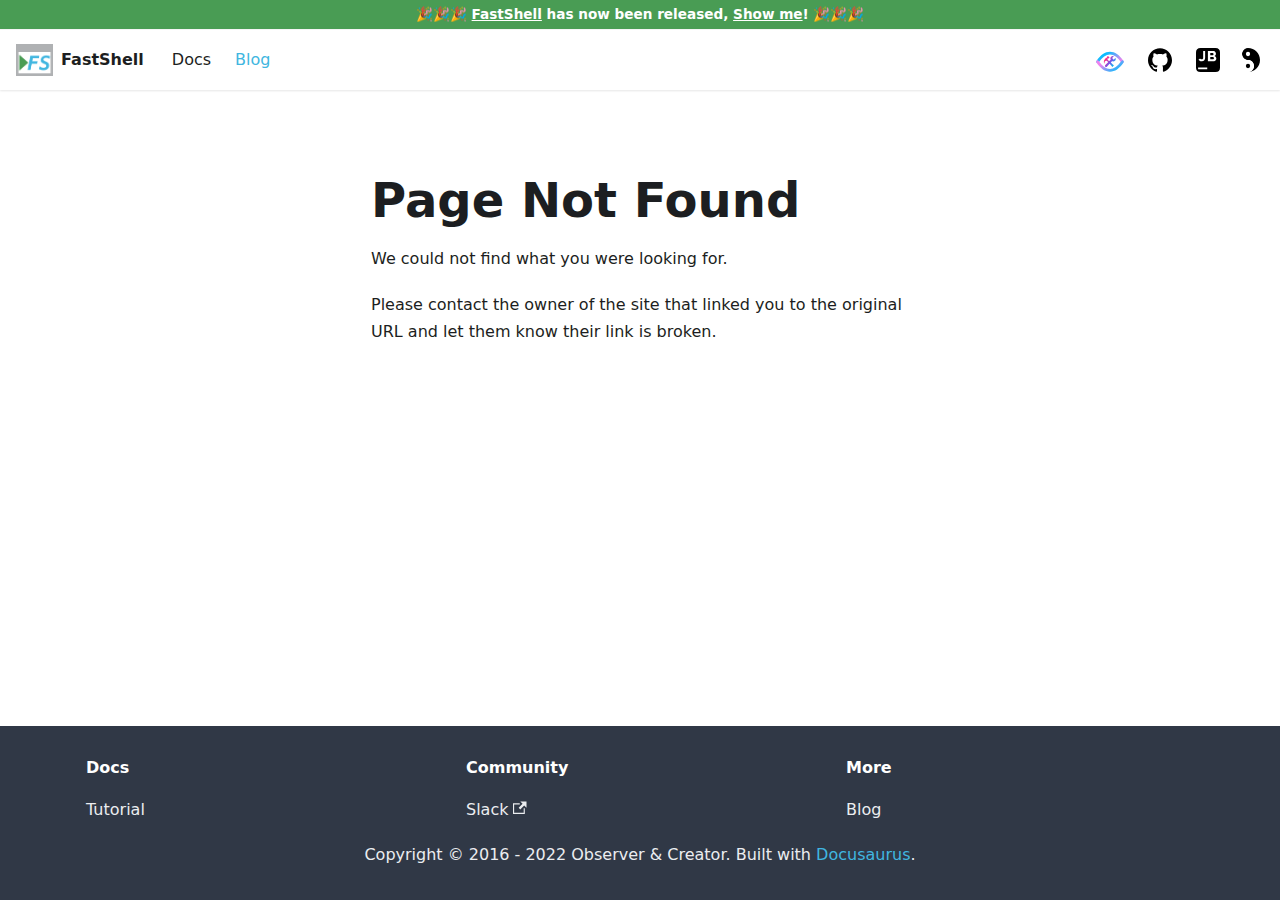
<file: blog/FastShell-plugin-is-coming-soon.html>
<!doctype html>
<html lang="en" dir="ltr" class="blog-wrapper blog-post-page plugin-blog plugin-id-default">
<head>
<meta charset="UTF-8">
<meta name="viewport" content="width=device-width,initial-scale=1">
<meta name="generator" content="Docusaurus v2.0.0-beta.18">
<link rel="alternate" type="application/rss+xml" href="/blog/rss.xml" title="FastShell RSS Feed">
<link rel="alternate" type="application/atom+xml" href="/blog/atom.xml" title="FastShell Atom Feed">
<script src="https://platform-api.sharethis.com/js/sharethis.js#property=625d90eb96ae3f0019074bb5&amp;product=sop" async></script><title data-rh="true">FastShell plugin is coming soon | FastShell</title><meta data-rh="true" name="twitter:card" content="summary_large_image"><meta data-rh="true" property="og:url" content="https://github.com//blog/FastShell-plugin-is-coming-soon"><meta data-rh="true" name="docusaurus_locale" content="en"><meta data-rh="true" name="docusaurus_tag" content="default"><meta data-rh="true" name="docsearch:language" content="en"><meta data-rh="true" name="docsearch:docusaurus_tag" content="default"><meta data-rh="true" property="og:title" content="FastShell plugin is coming soon | FastShell"><meta data-rh="true" name="description" content="Introduce"><meta data-rh="true" property="og:description" content="Introduce"><meta data-rh="true" property="og:type" content="article"><meta data-rh="true" property="article:published_time" content="2022-04-02T16:35:41.000Z"><meta data-rh="true" property="article:author" content="https://github.com/obiscr"><meta data-rh="true" property="article:tag" content="Version"><link data-rh="true" rel="icon" href="/img/favicon.ico"><link data-rh="true" rel="canonical" href="https://github.com//blog/FastShell-plugin-is-coming-soon"><link data-rh="true" rel="alternate" href="https://github.com//blog/FastShell-plugin-is-coming-soon" hreflang="en"><link data-rh="true" rel="alternate" href="https://github.com//blog/FastShell-plugin-is-coming-soon" hreflang="x-default"><link rel="stylesheet" href="/assets/css/styles.5b3cc509.css">
<link rel="preload" href="/assets/js/runtime~main.12154112.js" as="script">
<link rel="preload" href="/assets/js/main.a8d74831.js" as="script">
</head>
<body class="navigation-with-keyboard">
<script>!function(){function t(t){document.documentElement.setAttribute("data-theme",t)}var e=function(){var t=null;try{t=localStorage.getItem("theme")}catch(t){}return t}();t(null!==e?e:"light")}(),document.documentElement.setAttribute("data-announcement-bar-initially-dismissed",function(){try{return"true"===localStorage.getItem("docusaurus.announcement.dismiss")}catch(t){}return!1}())</script><div id="__docusaurus">
<div role="region"><a href="#" class="skipToContent_ZgBM">Skip to main content</a></div><div class="announcementBar_IbjG" style="background-color:#499C54;color:#fff" role="banner"><div class="announcementBarContent_KsVm"><b>🎉🎉🎉 <a href="https://plugins.jetbrains.com/plugin/18971-fastshell">FastShell</a> has now been released, <a href="https://plugins.jetbrains.com/plugin/18971-fastshell">Show me</a>!</b> 🎉🎉🎉</div></div><nav class="navbar navbar--fixed-top"><div class="navbar__inner"><div class="navbar__items"><button aria-label="Navigation bar toggle" class="navbar__toggle clean-btn" type="button" tabindex="0"><svg width="30" height="30" viewBox="0 0 30 30" aria-hidden="true"><path stroke="currentColor" stroke-linecap="round" stroke-miterlimit="10" stroke-width="2" d="M4 7h22M4 15h22M4 23h22"></path></svg></button><a class="navbar__brand" href="/"><div class="navbar__logo"><img src="/img/fast_shell.png" alt="FastShell Logo" class="themedImage_W2Cr themedImage--light_TfLj"><img src="/img/fast_shell.png" alt="FastShell Logo" class="themedImage_W2Cr themedImage--dark_oUvU"></div><b class="navbar__title">FastShell</b></a><a class="navbar__item navbar__link" href="/docs/intro">Docs</a><a aria-current="page" class="navbar__item navbar__link navbar__link--active" href="/blog">Blog</a></div><div class="navbar__items navbar__items--right"><a href="https://www.obiscr.com" target="_blank" rel="noopener noreferrer" class="navbar__item navbar__link header-obiscr-link" aria-label="Observer &amp; Creator"></a><a href="https://github.com/obiscr/FastShell" target="_blank" rel="noopener noreferrer" class="navbar__item navbar__link header-github-link" aria-label="GitHub repository"></a><a href="https://plugins.jetbrains.com/plugin/18971-fastshell" target="_blank" rel="noopener noreferrer" class="navbar__item navbar__link header-jetbrains-link" aria-label="JetBrains Plugin Marketplace"></a><div class="toggle_S7eR colorModeToggle_vKtC"><button class="clean-btn toggleButton_rCf9 toggleButtonDisabled_Pu9x" type="button" disabled="" title="Switch between dark and light mode (currently light mode)" aria-label="Switch between dark and light mode (currently light mode)"><svg viewBox="0 0 1024 1024" width="24" height="24" class="lightToggleIcon_v35p"><defs><style></style></defs><path d="M512 1024c141.386 0 256-114.614 256-256s-114.614-256-256-256-256-114.614-256-256S370.614 0 512 0c282.77 0 512 229.23 512 512S794.77 1024 512 1024z" fill="#000000"></path><path d="M512 0c-141.386 0-256 114.614-256 256s114.614 256 256 256 256 114.614 256 256-114.614 256-256 256C229.23 1024 0 794.77 0 512S229.23 0 512 0z" fill="#FFFFFF"></path><path d="M512 768m-91.428 0a91.428 91.428 0 1 0 182.856 0 91.428 91.428 0 1 0-182.856 0Z" fill="#000000"></path><path d="M512 256m-91.428 0a91.428 91.428 0 1 0 182.856 0 91.428 91.428 0 1 0-182.856 0Z" fill="#FFFFFF"></path></svg><svg viewBox="0 0 1024 1024" width="24" height="24" class="darkToggleIcon_nQuB"><defs><style></style></defs><path d="M512 1024c141.386 0 256-114.614 256-256s-114.614-256-256-256-256-114.614-256-256S370.614 0 512 0c282.77 0 512 229.23 512 512S794.77 1024 512 1024z" fill="#FFFFFF"></path><path d="M512 0c-141.386 0-256 114.614-256 256s114.614 256 256 256 256 114.614 256 256-114.614 256-256 256C229.23 1024 0 794.77 0 512S229.23 0 512 0z" fill="#000000"></path><path d="M512 768m-91.428 0a91.428 91.428 0 1 0 182.856 0 91.428 91.428 0 1 0-182.856 0Z" fill="#FFFFFF"></path><path d="M512 256m-91.428 0a91.428 91.428 0 1 0 182.856 0 91.428 91.428 0 1 0-182.856 0Z" fill="#000000"></path></svg></button></div></div></div><div role="presentation" class="navbar-sidebar__backdrop"></div></nav><div class="main-wrapper"><div class="container margin-vert--lg"><div class="row"><aside class="col col--3"><nav class="sidebar_a9qW thin-scrollbar" aria-label="Blog recent posts navigation"><div class="sidebarItemTitle_uKok margin-bottom--md">Recent posts</div><ul class="sidebarItemList_Kvuv"><li class="sidebarItem_CF0Q"><a class="sidebarItemLink_miNk" href="/blog/FastShell-has-now-been-released">FastShell has now been released</a></li><li class="sidebarItem_CF0Q"><a aria-current="page" class="sidebarItemLink_miNk sidebarItemLinkActive_RRTD" href="/blog/FastShell-plugin-is-coming-soon">FastShell plugin is coming soon</a></li></ul></nav></aside><main class="col col--7" itemscope="" itemtype="http://schema.org/Blog"><article itemprop="blogPost" itemscope="" itemtype="http://schema.org/BlogPosting"><header><h1 class="blogPostTitle_rzP5" itemprop="headline">FastShell plugin is coming soon</h1><div class="blogPostData_Zg1s margin-vert--md"><time datetime="2022-04-02T16:35:41.000Z" itemprop="datePublished">April 2, 2022</time> · <!-- -->2 min read</div><div class="margin-top--md margin-bottom--sm row"><div class="col col--6 authorCol_FlmR"><div class="avatar margin-bottom--sm"><span class="avatar__photo-link avatar__photo"><a href="https://github.com/obiscr" target="_blank" rel="noopener noreferrer"><img class="image_o0gy" src="https://avatars.githubusercontent.com/u/28687074?v=4" alt="Pierce Brands"></a></span><div class="avatar__intro" itemprop="author" itemscope="" itemtype="https://schema.org/Person"><div class="avatar__name"><a href="https://github.com/obiscr" target="_blank" rel="noopener noreferrer" itemprop="url"><span itemprop="name">Pierce Brands</span></a></div><small class="avatar__subtitle" itemprop="description">Free man</small></div></div></div></div></header><div id="post-content" class="markdown" itemprop="articleBody"><h2 class="anchor anchorWithStickyNavbar_mojV" id="introduce">Introduce<a class="hash-link" href="#introduce" title="Direct link to heading">​</a></h2><p>Fast Shell supports the management of custom scripts, which can quickly execute shell commands. The supported commands depend on the shell environment used by the current IDE.
Fast Shell has a fairly high degree of freedom. All instructions are completely defined by the user.</p><p>Replace <code>a very long command</code> with a short <code>command</code>. And it&#x27;s integrated into the IDE&#x27;s <code>Run Anything</code>, so you can easily open it with <code>Double Ctrl</code>.</p><p>The goal of Fast Shell is to let you get rid of <strong>alias</strong> in <code>.bashrc</code> or <code>.zshrc</code>.</p><p>It doesn&#x27;t matter if you have defined some commonly used directives in <code>.bashrc</code> or <code>.zshrc</code>. You can still add it to FastShell to execute.</p><h3 class="anchor anchorWithStickyNavbar_mojV" id="supported-versions">Supported Versions<a class="hash-link" href="#supported-versions" title="Direct link to heading">​</a></h3><p>Fast Shell will support all JetBrains platforms from <code>2020.1</code> to <code>2021.3</code>, and will be supported as soon as possible after the <code>2022</code> version is released.</p><p><img loading="lazy" src="https://user-images.githubusercontent.com/28687074/160279796-574b4bd9-170a-472d-9a4e-fa897866b051.png" alt="git-repo" class="img_E7b_"></p><p><img loading="lazy" src="https://user-images.githubusercontent.com/28687074/160279800-9b388cdc-a687-488c-a1eb-17785f750272.gif" alt="linux-show" class="img_E7b_"></p><p>If the instruction is a lot, you can also write it as a script, and then invoke the script through Fast Shell to execute it.</p><p><img loading="lazy" src="https://user-images.githubusercontent.com/28687074/160279810-2371b3cd-57f9-487c-888c-27dd49e1fec0.gif" alt="exec-shell" class="img_E7b_"></p><h2 class="anchor anchorWithStickyNavbar_mojV" id="usage">Usage<a class="hash-link" href="#usage" title="Direct link to heading">​</a></h2><p>Double-click <code>Ctrl</code>, enter <code>fs</code>, it will list all the Fast Shell commands that have been set, double-click to execute or press Enter after selecting it to execute.</p><p>You can also open settings via <code>Settings/Preferences</code> &gt; <code>Tools</code> &gt; <code>Fast Shell</code>.</p><p>You can also add a custom directive. Click <img loading="lazy" src="https://intellij-icons.jetbrains.design/icons/AllIcons/general/settings.svg" class="img_E7b_"> in the upper right corner of the <strong>Run Anything</strong> toolbar to open Open Settings to manage your commands.</p><p><img loading="lazy" src="https://user-images.githubusercontent.com/28687074/160279806-2120b040-72f3-4319-8c5c-055cb05fb305.gif" alt="add-command" class="img_E7b_"></p><h2 class="anchor anchorWithStickyNavbar_mojV" id="runs-on-windows-platform">Runs on Windows platform<a class="hash-link" href="#runs-on-windows-platform" title="Direct link to heading">​</a></h2><p>Most of the shell commands are the same for <strong>Linux</strong> and <strong>Mac</strong>. So basically universal. But on <strong>Windows</strong> things are a little different. Windows has its own separate directives.</p><p>E.g:</p><table><thead><tr><th>Windows PowerShell</th><th>Linux/macOS</th></tr></thead><tbody><tr><td>ipconfig</td><td>ifconfig</td></tr><tr><td>Get-Content <code>filename</code> -Wait</td><td>tailf / tail -F <code>filename</code></td></tr></tbody></table><p>Therefore, when setting the command, you need to ensure that the current Shell environment supports the set command.</p><p><img loading="lazy" src="https://user-images.githubusercontent.com/28687074/160281920-fb654a8d-f4fe-49ba-b552-7f00f0c292be.gif" alt="win-exec" class="img_E7b_"></p><h2 class="anchor anchorWithStickyNavbar_mojV" id="appendix">Appendix<a class="hash-link" href="#appendix" title="Direct link to heading">​</a></h2><h3 class="anchor anchorWithStickyNavbar_mojV" id="set-the-current-shell-environment">Set the current shell environment<a class="hash-link" href="#set-the-current-shell-environment" title="Direct link to heading">​</a></h3><p><code>Settings/Preferences</code> &gt; <code>Tools</code> &gt; <code>Terminal</code> &gt; <code>Shell Path</code></p><p><img loading="lazy" src="https://user-images.githubusercontent.com/28687074/160279815-5fa10f79-f6bb-42a7-86e1-22417765dea4.png" alt="bash-env" class="img_E7b_"></p></div><footer class="row docusaurus-mt-lg blogPostDetailsFull_h6_j"><div class="col"><b>Tags:</b><ul class="tags_XVD_ padding--none margin-left--sm"><li class="tag_JSN8"><a class="tag_hD8n tagRegular_D6E_" href="/blog/tags/version">Version</a></li></ul></div><div class="col margin-top--sm"><a href="https://github.com/obiscr/FastShellDocs/tree/main/blog/FastShell-plugin-is-coming-soon.md" target="_blank" rel="noreferrer noopener" class="theme-edit-this-page"><svg fill="currentColor" height="20" width="20" viewBox="0 0 40 40" class="iconEdit_dcUD" aria-hidden="true"><g><path d="m34.5 11.7l-3 3.1-6.3-6.3 3.1-3q0.5-0.5 1.2-0.5t1.1 0.5l3.9 3.9q0.5 0.4 0.5 1.1t-0.5 1.2z m-29.5 17.1l18.4-18.5 6.3 6.3-18.4 18.4h-6.3v-6.2z"></path></g></svg>Edit this page</a></div></footer></article><nav class="pagination-nav docusaurus-mt-lg" aria-label="Blog post page navigation"><div class="pagination-nav__item"><a class="pagination-nav__link" href="/blog/FastShell-has-now-been-released"><div class="pagination-nav__sublabel">Newer Post</div><div class="pagination-nav__label">FastShell has now been released</div></a></div><div class="pagination-nav__item pagination-nav__item--next"></div></nav></main><div class="col col--2"><div class="tableOfContents_cNA8 thin-scrollbar"><ul class="table-of-contents table-of-contents__left-border"><li><a href="#introduce" class="table-of-contents__link toc-highlight">Introduce</a><ul><li><a href="#supported-versions" class="table-of-contents__link toc-highlight">Supported Versions</a></li></ul></li><li><a href="#usage" class="table-of-contents__link toc-highlight">Usage</a></li><li><a href="#runs-on-windows-platform" class="table-of-contents__link toc-highlight">Runs on Windows platform</a></li><li><a href="#appendix" class="table-of-contents__link toc-highlight">Appendix</a><ul><li><a href="#set-the-current-shell-environment" class="table-of-contents__link toc-highlight">Set the current shell environment</a></li></ul></li></ul></div></div></div></div></div><footer class="footer footer--dark"><div class="container container-fluid"><div class="row footer__links"><div class="col footer__col"><div class="footer__title">Docs</div><ul class="footer__items"><li class="footer__item"><a class="footer__link-item" href="/docs/intro">Tutorial</a></li></ul></div><div class="col footer__col"><div class="footer__title">Community</div><ul class="footer__items"><li class="footer__item"><a href="https://join.slack.com/t/observercreator/shared_invite/zt-14g3dnzkx-FGJM_WgY~vj0bJINTHQSAA" target="_blank" rel="noopener noreferrer" class="footer__link-item">Slack<svg width="13.5" height="13.5" aria-hidden="true" viewBox="0 0 24 24" class="iconExternalLink_I5OW"><path fill="currentColor" d="M21 13v10h-21v-19h12v2h-10v15h17v-8h2zm3-12h-10.988l4.035 4-6.977 7.07 2.828 2.828 6.977-7.07 4.125 4.172v-11z"></path></svg></a></li></ul></div><div class="col footer__col"><div class="footer__title">More</div><ul class="footer__items"><li class="footer__item"><a class="footer__link-item" href="/blog">Blog</a></li></ul></div></div><div class="footer__bottom text--center"><div class="footer__copyright">Copyright © 2016 - 2022 Observer & Creator. Built with <a href="https://docusaurus.io/">Docusaurus</a>.</div></div></div></footer></div>
<script src="/assets/js/runtime~main.12154112.js"></script>
<script src="/assets/js/main.a8d74831.js"></script>
</body>
</html>
</file>
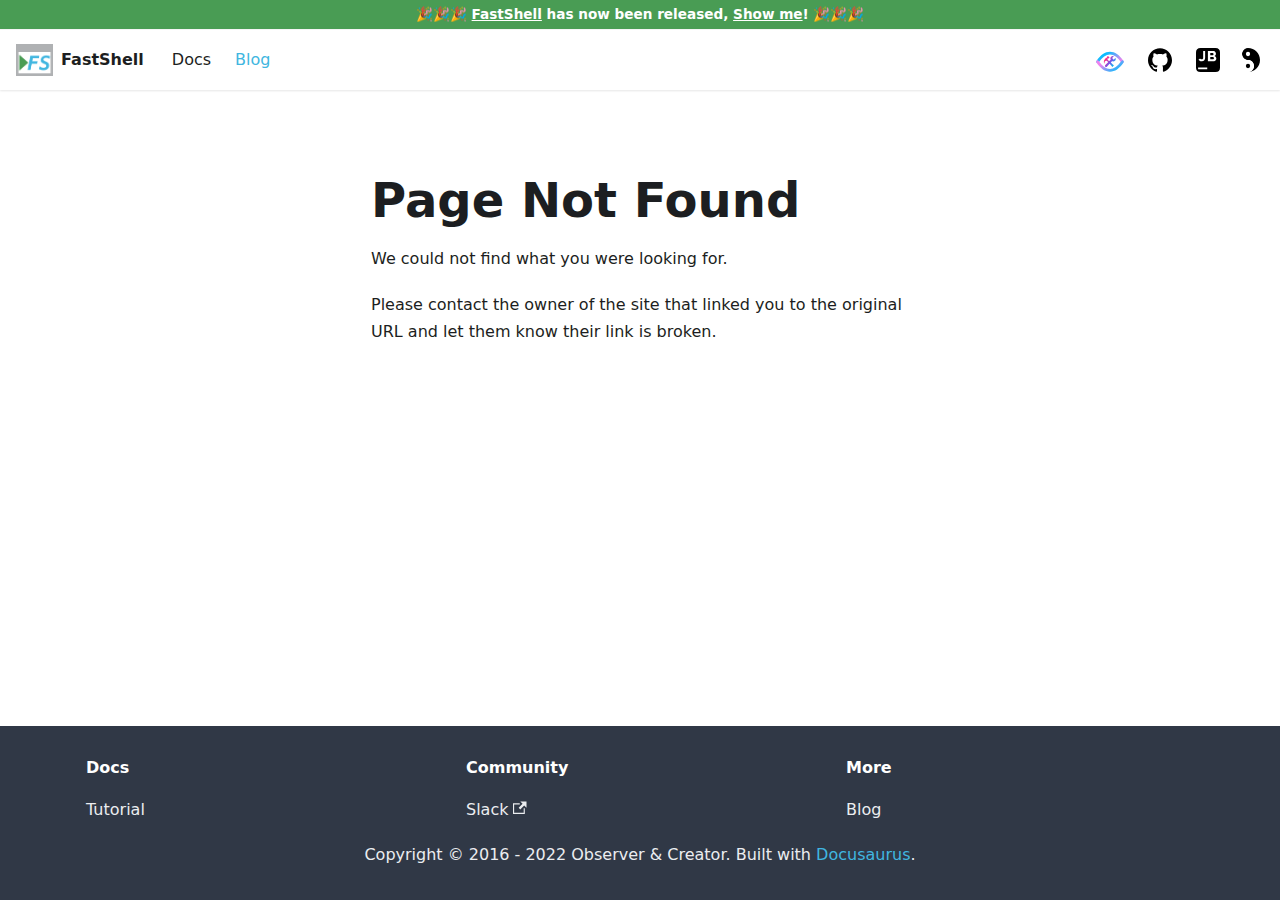
<file: blog/tags.html>
<!doctype html>
<html lang="en" dir="ltr" class="blog-wrapper blog-tags-list-page plugin-blog plugin-id-default">
<head>
<meta charset="UTF-8">
<meta name="viewport" content="width=device-width,initial-scale=1">
<meta name="generator" content="Docusaurus v2.0.0-beta.18">
<link rel="alternate" type="application/rss+xml" href="/blog/rss.xml" title="FastShell RSS Feed">
<link rel="alternate" type="application/atom+xml" href="/blog/atom.xml" title="FastShell Atom Feed">
<script src="https://platform-api.sharethis.com/js/sharethis.js#property=625d90eb96ae3f0019074bb5&amp;product=sop" async></script><title data-rh="true">Tags | FastShell</title><meta data-rh="true" name="twitter:card" content="summary_large_image"><meta data-rh="true" property="og:url" content="https://github.com//blog/tags"><meta data-rh="true" name="docusaurus_locale" content="en"><meta data-rh="true" name="docsearch:language" content="en"><meta data-rh="true" property="og:title" content="Tags | FastShell"><meta data-rh="true" name="docusaurus_tag" content="blog_tags_list"><meta data-rh="true" name="docsearch:docusaurus_tag" content="blog_tags_list"><link data-rh="true" rel="icon" href="/img/favicon.ico"><link data-rh="true" rel="canonical" href="https://github.com//blog/tags"><link data-rh="true" rel="alternate" href="https://github.com//blog/tags" hreflang="en"><link data-rh="true" rel="alternate" href="https://github.com//blog/tags" hreflang="x-default"><link rel="stylesheet" href="/assets/css/styles.5b3cc509.css">
<link rel="preload" href="/assets/js/runtime~main.12154112.js" as="script">
<link rel="preload" href="/assets/js/main.a8d74831.js" as="script">
</head>
<body class="navigation-with-keyboard">
<script>!function(){function t(t){document.documentElement.setAttribute("data-theme",t)}var e=function(){var t=null;try{t=localStorage.getItem("theme")}catch(t){}return t}();t(null!==e?e:"light")}(),document.documentElement.setAttribute("data-announcement-bar-initially-dismissed",function(){try{return"true"===localStorage.getItem("docusaurus.announcement.dismiss")}catch(t){}return!1}())</script><div id="__docusaurus">
<div role="region"><a href="#" class="skipToContent_ZgBM">Skip to main content</a></div><div class="announcementBar_IbjG" style="background-color:#499C54;color:#fff" role="banner"><div class="announcementBarContent_KsVm"><b>🎉🎉🎉 <a href="https://plugins.jetbrains.com/plugin/18971-fastshell">FastShell</a> has now been released, <a href="https://plugins.jetbrains.com/plugin/18971-fastshell">Show me</a>!</b> 🎉🎉🎉</div></div><nav class="navbar navbar--fixed-top"><div class="navbar__inner"><div class="navbar__items"><button aria-label="Navigation bar toggle" class="navbar__toggle clean-btn" type="button" tabindex="0"><svg width="30" height="30" viewBox="0 0 30 30" aria-hidden="true"><path stroke="currentColor" stroke-linecap="round" stroke-miterlimit="10" stroke-width="2" d="M4 7h22M4 15h22M4 23h22"></path></svg></button><a class="navbar__brand" href="/"><div class="navbar__logo"><img src="/img/fast_shell.png" alt="FastShell Logo" class="themedImage_W2Cr themedImage--light_TfLj"><img src="/img/fast_shell.png" alt="FastShell Logo" class="themedImage_W2Cr themedImage--dark_oUvU"></div><b class="navbar__title">FastShell</b></a><a class="navbar__item navbar__link" href="/docs/intro">Docs</a><a aria-current="page" class="navbar__item navbar__link navbar__link--active" href="/blog">Blog</a></div><div class="navbar__items navbar__items--right"><a href="https://www.obiscr.com" target="_blank" rel="noopener noreferrer" class="navbar__item navbar__link header-obiscr-link" aria-label="Observer &amp; Creator"></a><a href="https://github.com/obiscr/FastShell" target="_blank" rel="noopener noreferrer" class="navbar__item navbar__link header-github-link" aria-label="GitHub repository"></a><a href="https://plugins.jetbrains.com/plugin/18971-fastshell" target="_blank" rel="noopener noreferrer" class="navbar__item navbar__link header-jetbrains-link" aria-label="JetBrains Plugin Marketplace"></a><div class="toggle_S7eR colorModeToggle_vKtC"><button class="clean-btn toggleButton_rCf9 toggleButtonDisabled_Pu9x" type="button" disabled="" title="Switch between dark and light mode (currently light mode)" aria-label="Switch between dark and light mode (currently light mode)"><svg viewBox="0 0 1024 1024" width="24" height="24" class="lightToggleIcon_v35p"><defs><style></style></defs><path d="M512 1024c141.386 0 256-114.614 256-256s-114.614-256-256-256-256-114.614-256-256S370.614 0 512 0c282.77 0 512 229.23 512 512S794.77 1024 512 1024z" fill="#000000"></path><path d="M512 0c-141.386 0-256 114.614-256 256s114.614 256 256 256 256 114.614 256 256-114.614 256-256 256C229.23 1024 0 794.77 0 512S229.23 0 512 0z" fill="#FFFFFF"></path><path d="M512 768m-91.428 0a91.428 91.428 0 1 0 182.856 0 91.428 91.428 0 1 0-182.856 0Z" fill="#000000"></path><path d="M512 256m-91.428 0a91.428 91.428 0 1 0 182.856 0 91.428 91.428 0 1 0-182.856 0Z" fill="#FFFFFF"></path></svg><svg viewBox="0 0 1024 1024" width="24" height="24" class="darkToggleIcon_nQuB"><defs><style></style></defs><path d="M512 1024c141.386 0 256-114.614 256-256s-114.614-256-256-256-256-114.614-256-256S370.614 0 512 0c282.77 0 512 229.23 512 512S794.77 1024 512 1024z" fill="#FFFFFF"></path><path d="M512 0c-141.386 0-256 114.614-256 256s114.614 256 256 256 256 114.614 256 256-114.614 256-256 256C229.23 1024 0 794.77 0 512S229.23 0 512 0z" fill="#000000"></path><path d="M512 768m-91.428 0a91.428 91.428 0 1 0 182.856 0 91.428 91.428 0 1 0-182.856 0Z" fill="#FFFFFF"></path><path d="M512 256m-91.428 0a91.428 91.428 0 1 0 182.856 0 91.428 91.428 0 1 0-182.856 0Z" fill="#000000"></path></svg></button></div></div></div><div role="presentation" class="navbar-sidebar__backdrop"></div></nav><div class="main-wrapper"><div class="container margin-vert--lg"><div class="row"><aside class="col col--3"><nav class="sidebar_a9qW thin-scrollbar" aria-label="Blog recent posts navigation"><div class="sidebarItemTitle_uKok margin-bottom--md">Recent posts</div><ul class="sidebarItemList_Kvuv"><li class="sidebarItem_CF0Q"><a class="sidebarItemLink_miNk" href="/blog/FastShell-has-now-been-released">FastShell has now been released</a></li><li class="sidebarItem_CF0Q"><a class="sidebarItemLink_miNk" href="/blog/FastShell-plugin-is-coming-soon">FastShell plugin is coming soon</a></li></ul></nav></aside><main class="col col--7" itemscope="" itemtype="http://schema.org/Blog"><h1>Tags</h1><section class="margin-vert--lg"><article><h2>V</h2><ul class="padding--none"><li class="tag_Shcx"><a class="tag_hD8n tagWithCount_i0QQ" href="/blog/tags/version">Version<span>2</span></a></li></ul><hr></article></section></main></div></div></div><footer class="footer footer--dark"><div class="container container-fluid"><div class="row footer__links"><div class="col footer__col"><div class="footer__title">Docs</div><ul class="footer__items"><li class="footer__item"><a class="footer__link-item" href="/docs/intro">Tutorial</a></li></ul></div><div class="col footer__col"><div class="footer__title">Community</div><ul class="footer__items"><li class="footer__item"><a href="https://join.slack.com/t/observercreator/shared_invite/zt-14g3dnzkx-FGJM_WgY~vj0bJINTHQSAA" target="_blank" rel="noopener noreferrer" class="footer__link-item">Slack<svg width="13.5" height="13.5" aria-hidden="true" viewBox="0 0 24 24" class="iconExternalLink_I5OW"><path fill="currentColor" d="M21 13v10h-21v-19h12v2h-10v15h17v-8h2zm3-12h-10.988l4.035 4-6.977 7.07 2.828 2.828 6.977-7.07 4.125 4.172v-11z"></path></svg></a></li></ul></div><div class="col footer__col"><div class="footer__title">More</div><ul class="footer__items"><li class="footer__item"><a class="footer__link-item" href="/blog">Blog</a></li></ul></div></div><div class="footer__bottom text--center"><div class="footer__copyright">Copyright © 2016 - 2022 Observer & Creator. Built with <a href="https://docusaurus.io/">Docusaurus</a>.</div></div></div></footer></div>
<script src="/assets/js/runtime~main.12154112.js"></script>
<script src="/assets/js/main.a8d74831.js"></script>
</body>
</html>
</file>
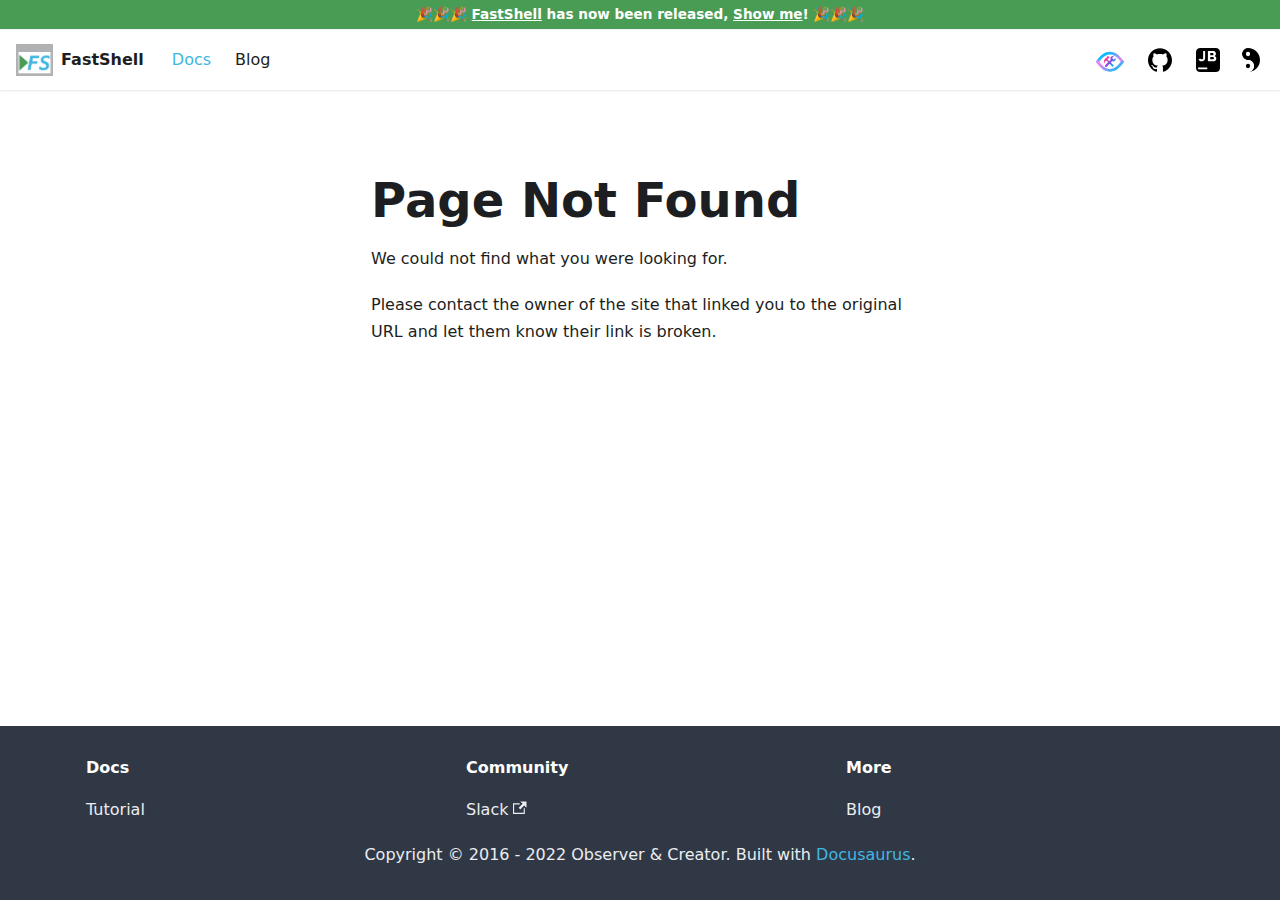
<file: docs/getting_started.html>
<!doctype html>
<html lang="en" dir="ltr" class="docs-wrapper docs-doc-page docs-version-current plugin-docs plugin-id-default docs-doc-id-getting_started">
<head>
<meta charset="UTF-8">
<meta name="viewport" content="width=device-width,initial-scale=1">
<meta name="generator" content="Docusaurus v2.0.0-beta.18">
<link rel="alternate" type="application/rss+xml" href="/blog/rss.xml" title="FastShell RSS Feed">
<link rel="alternate" type="application/atom+xml" href="/blog/atom.xml" title="FastShell Atom Feed">
<script src="https://platform-api.sharethis.com/js/sharethis.js#property=625d90eb96ae3f0019074bb5&amp;product=sop" async></script><title data-rh="true">Getting Started | FastShell</title><meta data-rh="true" name="twitter:card" content="summary_large_image"><meta data-rh="true" property="og:url" content="https://github.com//docs/getting_started"><meta data-rh="true" name="docusaurus_locale" content="en"><meta data-rh="true" name="docsearch:language" content="en"><meta data-rh="true" name="docusaurus_version" content="current"><meta data-rh="true" name="docusaurus_tag" content="docs-default-current"><meta data-rh="true" name="docsearch:version" content="current"><meta data-rh="true" name="docsearch:docusaurus_tag" content="docs-default-current"><meta data-rh="true" property="og:title" content="Getting Started | FastShell"><meta data-rh="true" name="description" content="Installation"><meta data-rh="true" property="og:description" content="Installation"><link data-rh="true" rel="icon" href="/img/favicon.ico"><link data-rh="true" rel="canonical" href="https://github.com//docs/getting_started"><link data-rh="true" rel="alternate" href="https://github.com//docs/getting_started" hreflang="en"><link data-rh="true" rel="alternate" href="https://github.com//docs/getting_started" hreflang="x-default"><link rel="stylesheet" href="/assets/css/styles.5b3cc509.css">
<link rel="preload" href="/assets/js/runtime~main.12154112.js" as="script">
<link rel="preload" href="/assets/js/main.a8d74831.js" as="script">
</head>
<body class="navigation-with-keyboard">
<script>!function(){function t(t){document.documentElement.setAttribute("data-theme",t)}var e=function(){var t=null;try{t=localStorage.getItem("theme")}catch(t){}return t}();t(null!==e?e:"light")}(),document.documentElement.setAttribute("data-announcement-bar-initially-dismissed",function(){try{return"true"===localStorage.getItem("docusaurus.announcement.dismiss")}catch(t){}return!1}())</script><div id="__docusaurus">
<div role="region"><a href="#" class="skipToContent_ZgBM">Skip to main content</a></div><div class="announcementBar_IbjG" style="background-color:#499C54;color:#fff" role="banner"><div class="announcementBarContent_KsVm"><b>🎉🎉🎉 <a href="https://plugins.jetbrains.com/plugin/18971-fastshell">FastShell</a> has now been released, <a href="https://plugins.jetbrains.com/plugin/18971-fastshell">Show me</a>!</b> 🎉🎉🎉</div></div><nav class="navbar navbar--fixed-top"><div class="navbar__inner"><div class="navbar__items"><button aria-label="Navigation bar toggle" class="navbar__toggle clean-btn" type="button" tabindex="0"><svg width="30" height="30" viewBox="0 0 30 30" aria-hidden="true"><path stroke="currentColor" stroke-linecap="round" stroke-miterlimit="10" stroke-width="2" d="M4 7h22M4 15h22M4 23h22"></path></svg></button><a class="navbar__brand" href="/"><div class="navbar__logo"><img src="/img/fast_shell.png" alt="FastShell Logo" class="themedImage_W2Cr themedImage--light_TfLj"><img src="/img/fast_shell.png" alt="FastShell Logo" class="themedImage_W2Cr themedImage--dark_oUvU"></div><b class="navbar__title">FastShell</b></a><a class="navbar__item navbar__link navbar__link--active" href="/docs/intro">Docs</a><a class="navbar__item navbar__link" href="/blog">Blog</a></div><div class="navbar__items navbar__items--right"><a href="https://www.obiscr.com" target="_blank" rel="noopener noreferrer" class="navbar__item navbar__link header-obiscr-link" aria-label="Observer &amp; Creator"></a><a href="https://github.com/obiscr/FastShell" target="_blank" rel="noopener noreferrer" class="navbar__item navbar__link header-github-link" aria-label="GitHub repository"></a><a href="https://plugins.jetbrains.com/plugin/18971-fastshell" target="_blank" rel="noopener noreferrer" class="navbar__item navbar__link header-jetbrains-link" aria-label="JetBrains Plugin Marketplace"></a><div class="toggle_S7eR colorModeToggle_vKtC"><button class="clean-btn toggleButton_rCf9 toggleButtonDisabled_Pu9x" type="button" disabled="" title="Switch between dark and light mode (currently light mode)" aria-label="Switch between dark and light mode (currently light mode)"><svg viewBox="0 0 1024 1024" width="24" height="24" class="lightToggleIcon_v35p"><defs><style></style></defs><path d="M512 1024c141.386 0 256-114.614 256-256s-114.614-256-256-256-256-114.614-256-256S370.614 0 512 0c282.77 0 512 229.23 512 512S794.77 1024 512 1024z" fill="#000000"></path><path d="M512 0c-141.386 0-256 114.614-256 256s114.614 256 256 256 256 114.614 256 256-114.614 256-256 256C229.23 1024 0 794.77 0 512S229.23 0 512 0z" fill="#FFFFFF"></path><path d="M512 768m-91.428 0a91.428 91.428 0 1 0 182.856 0 91.428 91.428 0 1 0-182.856 0Z" fill="#000000"></path><path d="M512 256m-91.428 0a91.428 91.428 0 1 0 182.856 0 91.428 91.428 0 1 0-182.856 0Z" fill="#FFFFFF"></path></svg><svg viewBox="0 0 1024 1024" width="24" height="24" class="darkToggleIcon_nQuB"><defs><style></style></defs><path d="M512 1024c141.386 0 256-114.614 256-256s-114.614-256-256-256-256-114.614-256-256S370.614 0 512 0c282.77 0 512 229.23 512 512S794.77 1024 512 1024z" fill="#FFFFFF"></path><path d="M512 0c-141.386 0-256 114.614-256 256s114.614 256 256 256 256 114.614 256 256-114.614 256-256 256C229.23 1024 0 794.77 0 512S229.23 0 512 0z" fill="#000000"></path><path d="M512 768m-91.428 0a91.428 91.428 0 1 0 182.856 0 91.428 91.428 0 1 0-182.856 0Z" fill="#FFFFFF"></path><path d="M512 256m-91.428 0a91.428 91.428 0 1 0 182.856 0 91.428 91.428 0 1 0-182.856 0Z" fill="#000000"></path></svg></button></div></div></div><div role="presentation" class="navbar-sidebar__backdrop"></div></nav><div class="main-wrapper"><div class="docPage_P2Lg"><button aria-label="Scroll back to top" class="clean-btn theme-back-to-top-button backToTopButton_RiI4" type="button"></button><aside class="theme-doc-sidebar-container docSidebarContainer_rKC_"><div class="sidebar_RiAD"><nav class="menu thin-scrollbar menu_izAj menuWithAnnouncementBar_l2a_"><ul class="theme-doc-sidebar-menu menu__list"><li class="theme-doc-sidebar-item-link theme-doc-sidebar-item-link-level-1 menu__list-item"><a class="menu__link" href="/docs/intro">Home</a></li><li class="theme-doc-sidebar-item-link theme-doc-sidebar-item-link-level-1 menu__list-item"><a class="menu__link menu__link--active" aria-current="page" href="/docs/getting_started">Getting Started</a></li><li class="theme-doc-sidebar-item-category theme-doc-sidebar-item-category-level-1 menu__list-item menu__list-item--collapsed"><div class="menu__list-item-collapsible"><a class="menu__link menu__link--sublist menu__link--sublist-caret" aria-expanded="false" href="/docs/what_new/FastShell-2022.4.1-221">What&#x27;s new in FastShell</a></div></li></ul></nav></div></aside><main class="docMainContainer_TCnq"><div class="container padding-top--md padding-bottom--lg"><div class="row"><div class="col docItemCol_DM6M"><div class="docItemContainer_vinB"><article><nav class="theme-doc-breadcrumbs breadcrumbsContainer_Xlws" aria-label="breadcrumbs"><ul class="breadcrumbs" itemscope="" itemtype="https://schema.org/BreadcrumbList"><li class="breadcrumbs__item"><a class="breadcrumbs__link" href="/">🏠</a></li><li itemscope="" itemprop="itemListElement" itemtype="https://schema.org/ListItem" class="breadcrumbs__item breadcrumbs__item--active"><span class="breadcrumbs__link" itemprop="item name">Getting Started</span><meta itemprop="position" content="1"></li></ul></nav><div class="tocCollapsible_jdIR theme-doc-toc-mobile tocMobile_TmEX"><button type="button" class="clean-btn tocCollapsibleButton_Fzxq">On this page</button></div><div class="theme-doc-markdown markdown"><header><h1>Getting Started</h1></header><h2 class="anchor anchorWithStickyNavbar_mojV" id="installation">Installation<a class="hash-link" href="#installation" title="Direct link to heading">​</a></h2><ul><li><p>Using IDE built-in plugin system</p><kbd>Settings/Preferences</kbd> &gt; <kbd>Plugins</kbd> &gt; <kbd>Marketplace</kbd> &gt; <kbd>Search for &quot;FastShell&quot;</kbd> &gt;<kbd>Install Plugin</kbd></li></ul><h2 class="anchor anchorWithStickyNavbar_mojV" id="usage">Usage<a class="hash-link" href="#usage" title="Direct link to heading">​</a></h2><p>Double-click <code>Ctrl</code>, enter <code>fs</code>, it will list all the Fast Shell commands that have been set, double-click to execute or press Enter after selecting it to execute.</p><p>You can also open settings via <code>Settings/Preferences</code> &gt; <code>Tools</code> &gt; <code>Fast Shell</code>.</p><p>You can also add a custom directive. Click <img loading="lazy" src="https://intellij-icons.jetbrains.design/icons/AllIcons/general/settings.svg" class="img_E7b_"> in the upper right corner of the <strong>Run Anything</strong> toolbar to open Open Settings to manage your commands.</p><p><img loading="lazy" src="https://user-images.githubusercontent.com/28687074/160279806-2120b040-72f3-4319-8c5c-055cb05fb305.gif" alt="add-command" class="img_E7b_"></p><h2 class="anchor anchorWithStickyNavbar_mojV" id="note">Note<a class="hash-link" href="#note" title="Direct link to heading">​</a></h2><div class="admonition admonition-danger alert alert--danger"><div class="admonition-heading"><h5><span class="admonition-icon"><svg xmlns="http://www.w3.org/2000/svg" width="12" height="16" viewBox="0 0 12 16"><path fill-rule="evenodd" d="M5.05.31c.81 2.17.41 3.38-.52 4.31C3.55 5.67 1.98 6.45.9 7.98c-1.45 2.05-1.7 6.53 3.53 7.7-2.2-1.16-2.67-4.52-.3-6.61-.61 2.03.53 3.33 1.94 2.86 1.39-.47 2.3.53 2.27 1.67-.02.78-.31 1.44-1.13 1.81 3.42-.59 4.78-3.42 4.78-5.56 0-2.84-2.53-3.22-1.25-5.61-1.52.13-2.03 1.13-1.89 2.75.09 1.08-1.02 1.8-1.86 1.33-.67-.41-.66-1.19-.06-1.78C8.18 5.31 8.68 2.45 5.05.32L5.03.3l.02.01z"></path></svg></span>Note</h5></div><div class="admonition-content"><p>Please do not execute some dangerous commands, such as <code>rm -rf /</code>, <code>rm -rf ~</code>, etc.</p><p>FastShell does not impose any restrictions on the commands that can be executed.
Therefore, please make sure that your commands will not bring you any loss or data corruption.</p><p><strong>It is also not recommended that you add more dangerous commands to Fast Shell unless
you are sure that there will be no problems.</strong></p></div></div><h2 class="anchor anchorWithStickyNavbar_mojV" id="runs-on-windows-platform">Runs on windows platform<a class="hash-link" href="#runs-on-windows-platform" title="Direct link to heading">​</a></h2><p>Most of the shell commands are the same for <strong>Linux</strong> and <strong>Mac</strong>. So basically universal. But on <strong>Windows</strong> things are a little different. Windows has its own separate directives.</p><p>E.g:</p><table><thead><tr><th>Windows PowerShell</th><th>Linux/macOS</th></tr></thead><tbody><tr><td>ipconfig</td><td>ifconfig</td></tr><tr><td>Get-Content <code>filename</code> -Wait</td><td>tailf / tail -F <code>filename</code></td></tr></tbody></table><p>Therefore, when setting the command, you need to ensure that the current Shell environment supports the set command.</p><p><img loading="lazy" src="https://user-images.githubusercontent.com/28687074/160281920-fb654a8d-f4fe-49ba-b552-7f00f0c292be.gif" alt="win-exec" class="img_E7b_"></p><h2 class="anchor anchorWithStickyNavbar_mojV" id="appendix">Appendix<a class="hash-link" href="#appendix" title="Direct link to heading">​</a></h2><h3 class="anchor anchorWithStickyNavbar_mojV" id="set-the-current-shell-environment">Set the current shell environment<a class="hash-link" href="#set-the-current-shell-environment" title="Direct link to heading">​</a></h3><p><code>Settings/Preferences</code> &gt; <code>Tools</code> &gt; <code>Terminal</code> &gt; <code>Shell Path</code></p><p><img loading="lazy" src="https://user-images.githubusercontent.com/28687074/160279815-5fa10f79-f6bb-42a7-86e1-22417765dea4.png" alt="bash-env" class="img_E7b_"></p></div><footer class="theme-doc-footer docusaurus-mt-lg"><div class="theme-doc-footer-edit-meta-row row"><div class="col"><a href="https://github.com/obiscr/FastShellDocs/tree/main/docs/getting_started.md" target="_blank" rel="noreferrer noopener" class="theme-edit-this-page"><svg fill="currentColor" height="20" width="20" viewBox="0 0 40 40" class="iconEdit_dcUD" aria-hidden="true"><g><path d="m34.5 11.7l-3 3.1-6.3-6.3 3.1-3q0.5-0.5 1.2-0.5t1.1 0.5l3.9 3.9q0.5 0.4 0.5 1.1t-0.5 1.2z m-29.5 17.1l18.4-18.5 6.3 6.3-18.4 18.4h-6.3v-6.2z"></path></g></svg>Edit this page</a></div><div class="col lastUpdated_foO9"></div></div></footer></article><nav class="pagination-nav docusaurus-mt-lg" aria-label="Docs pages navigation"><div class="pagination-nav__item"><a class="pagination-nav__link" href="/docs/intro"><div class="pagination-nav__sublabel">Previous</div><div class="pagination-nav__label">Home</div></a></div><div class="pagination-nav__item pagination-nav__item--next"><a class="pagination-nav__link" href="/docs/what_new/FastShell-2022.4.1-221"><div class="pagination-nav__sublabel">Next</div><div class="pagination-nav__label">FastShell 2022.4.1-221</div></a></div></nav></div></div><div class="col col--3"><div class="tableOfContents_cNA8 thin-scrollbar theme-doc-toc-desktop"><ul class="table-of-contents table-of-contents__left-border"><li><a href="#installation" class="table-of-contents__link toc-highlight">Installation</a></li><li><a href="#usage" class="table-of-contents__link toc-highlight">Usage</a></li><li><a href="#note" class="table-of-contents__link toc-highlight">Note</a></li><li><a href="#runs-on-windows-platform" class="table-of-contents__link toc-highlight">Runs on windows platform</a></li><li><a href="#appendix" class="table-of-contents__link toc-highlight">Appendix</a><ul><li><a href="#set-the-current-shell-environment" class="table-of-contents__link toc-highlight">Set the current shell environment</a></li></ul></li></ul></div></div></div></div></main></div></div><footer class="footer footer--dark"><div class="container container-fluid"><div class="row footer__links"><div class="col footer__col"><div class="footer__title">Docs</div><ul class="footer__items"><li class="footer__item"><a class="footer__link-item" href="/docs/intro">Tutorial</a></li></ul></div><div class="col footer__col"><div class="footer__title">Community</div><ul class="footer__items"><li class="footer__item"><a href="https://join.slack.com/t/observercreator/shared_invite/zt-14g3dnzkx-FGJM_WgY~vj0bJINTHQSAA" target="_blank" rel="noopener noreferrer" class="footer__link-item">Slack<svg width="13.5" height="13.5" aria-hidden="true" viewBox="0 0 24 24" class="iconExternalLink_I5OW"><path fill="currentColor" d="M21 13v10h-21v-19h12v2h-10v15h17v-8h2zm3-12h-10.988l4.035 4-6.977 7.07 2.828 2.828 6.977-7.07 4.125 4.172v-11z"></path></svg></a></li></ul></div><div class="col footer__col"><div class="footer__title">More</div><ul class="footer__items"><li class="footer__item"><a class="footer__link-item" href="/blog">Blog</a></li></ul></div></div><div class="footer__bottom text--center"><div class="footer__copyright">Copyright © 2016 - 2022 Observer & Creator. Built with <a href="https://docusaurus.io/">Docusaurus</a>.</div></div></div></footer></div>
<script src="/assets/js/runtime~main.12154112.js"></script>
<script src="/assets/js/main.a8d74831.js"></script>
</body>
</html>
</file>
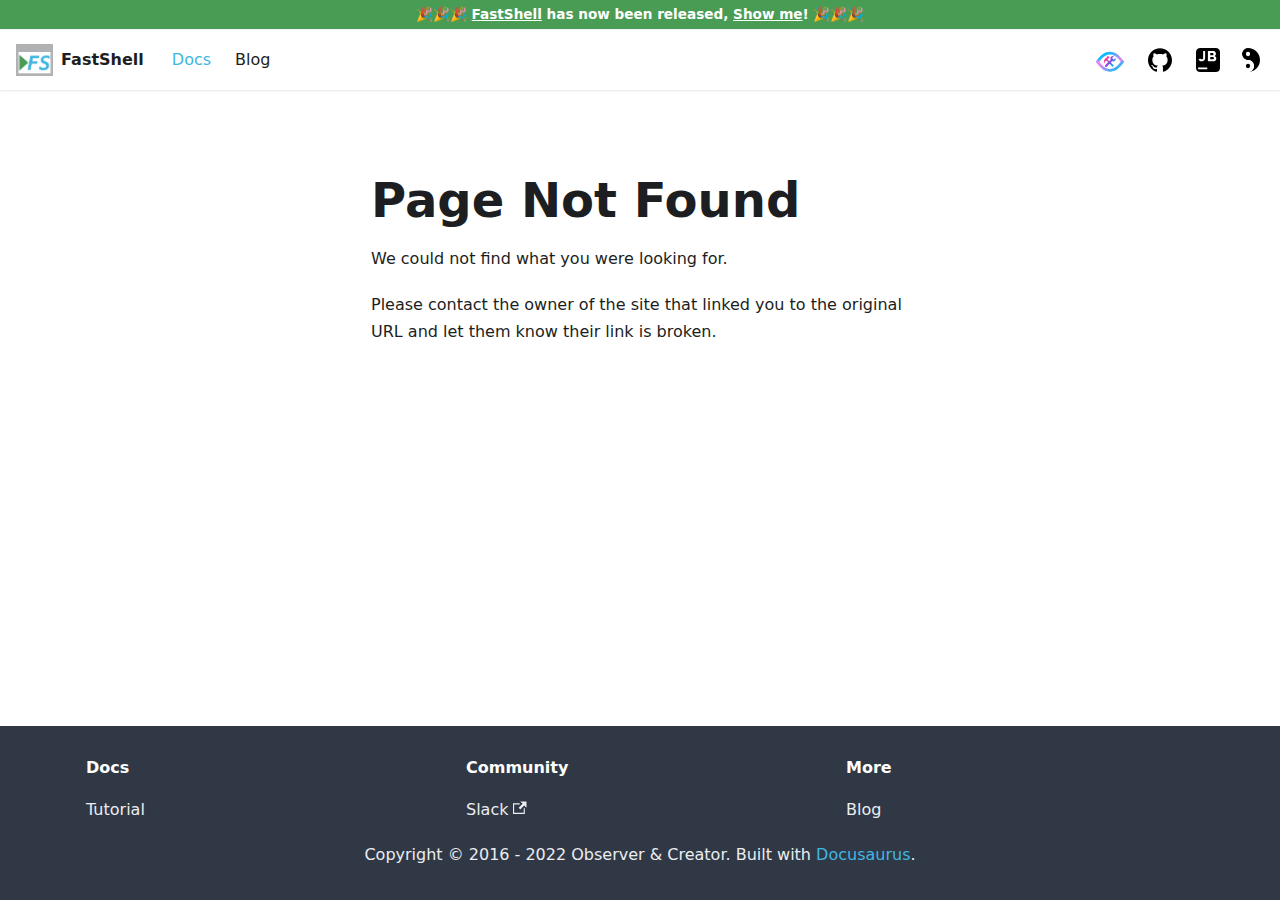
<file: docs/intro.html>
<!doctype html>
<html lang="en" dir="ltr" class="docs-wrapper docs-doc-page docs-version-current plugin-docs plugin-id-default docs-doc-id-intro">
<head>
<meta charset="UTF-8">
<meta name="viewport" content="width=device-width,initial-scale=1">
<meta name="generator" content="Docusaurus v2.0.0-beta.18">
<link rel="alternate" type="application/rss+xml" href="/blog/rss.xml" title="FastShell RSS Feed">
<link rel="alternate" type="application/atom+xml" href="/blog/atom.xml" title="FastShell Atom Feed">
<script src="https://platform-api.sharethis.com/js/sharethis.js#property=625d90eb96ae3f0019074bb5&amp;product=sop" async></script><title data-rh="true">Home | FastShell</title><meta data-rh="true" name="twitter:card" content="summary_large_image"><meta data-rh="true" property="og:url" content="https://github.com//docs/intro"><meta data-rh="true" name="docusaurus_locale" content="en"><meta data-rh="true" name="docsearch:language" content="en"><meta data-rh="true" name="docusaurus_version" content="current"><meta data-rh="true" name="docusaurus_tag" content="docs-default-current"><meta data-rh="true" name="docsearch:version" content="current"><meta data-rh="true" name="docsearch:docusaurus_tag" content="docs-default-current"><meta data-rh="true" property="og:title" content="Home | FastShell"><meta data-rh="true" name="description" content="Fast Shell supports the management of custom scripts, which can quickly execute shell commands. The supported commands depend on the shell environment used by the current IDE."><meta data-rh="true" property="og:description" content="Fast Shell supports the management of custom scripts, which can quickly execute shell commands. The supported commands depend on the shell environment used by the current IDE."><link data-rh="true" rel="icon" href="/img/favicon.ico"><link data-rh="true" rel="canonical" href="https://github.com//docs/intro"><link data-rh="true" rel="alternate" href="https://github.com//docs/intro" hreflang="en"><link data-rh="true" rel="alternate" href="https://github.com//docs/intro" hreflang="x-default"><link rel="stylesheet" href="/assets/css/styles.5b3cc509.css">
<link rel="preload" href="/assets/js/runtime~main.12154112.js" as="script">
<link rel="preload" href="/assets/js/main.a8d74831.js" as="script">
</head>
<body class="navigation-with-keyboard">
<script>!function(){function t(t){document.documentElement.setAttribute("data-theme",t)}var e=function(){var t=null;try{t=localStorage.getItem("theme")}catch(t){}return t}();t(null!==e?e:"light")}(),document.documentElement.setAttribute("data-announcement-bar-initially-dismissed",function(){try{return"true"===localStorage.getItem("docusaurus.announcement.dismiss")}catch(t){}return!1}())</script><div id="__docusaurus">
<div role="region"><a href="#" class="skipToContent_ZgBM">Skip to main content</a></div><div class="announcementBar_IbjG" style="background-color:#499C54;color:#fff" role="banner"><div class="announcementBarContent_KsVm"><b>🎉🎉🎉 <a href="https://plugins.jetbrains.com/plugin/18971-fastshell">FastShell</a> has now been released, <a href="https://plugins.jetbrains.com/plugin/18971-fastshell">Show me</a>!</b> 🎉🎉🎉</div></div><nav class="navbar navbar--fixed-top"><div class="navbar__inner"><div class="navbar__items"><button aria-label="Navigation bar toggle" class="navbar__toggle clean-btn" type="button" tabindex="0"><svg width="30" height="30" viewBox="0 0 30 30" aria-hidden="true"><path stroke="currentColor" stroke-linecap="round" stroke-miterlimit="10" stroke-width="2" d="M4 7h22M4 15h22M4 23h22"></path></svg></button><a class="navbar__brand" href="/"><div class="navbar__logo"><img src="/img/fast_shell.png" alt="FastShell Logo" class="themedImage_W2Cr themedImage--light_TfLj"><img src="/img/fast_shell.png" alt="FastShell Logo" class="themedImage_W2Cr themedImage--dark_oUvU"></div><b class="navbar__title">FastShell</b></a><a aria-current="page" class="navbar__item navbar__link navbar__link--active" href="/docs/intro">Docs</a><a class="navbar__item navbar__link" href="/blog">Blog</a></div><div class="navbar__items navbar__items--right"><a href="https://www.obiscr.com" target="_blank" rel="noopener noreferrer" class="navbar__item navbar__link header-obiscr-link" aria-label="Observer &amp; Creator"></a><a href="https://github.com/obiscr/FastShell" target="_blank" rel="noopener noreferrer" class="navbar__item navbar__link header-github-link" aria-label="GitHub repository"></a><a href="https://plugins.jetbrains.com/plugin/18971-fastshell" target="_blank" rel="noopener noreferrer" class="navbar__item navbar__link header-jetbrains-link" aria-label="JetBrains Plugin Marketplace"></a><div class="toggle_S7eR colorModeToggle_vKtC"><button class="clean-btn toggleButton_rCf9 toggleButtonDisabled_Pu9x" type="button" disabled="" title="Switch between dark and light mode (currently light mode)" aria-label="Switch between dark and light mode (currently light mode)"><svg viewBox="0 0 1024 1024" width="24" height="24" class="lightToggleIcon_v35p"><defs><style></style></defs><path d="M512 1024c141.386 0 256-114.614 256-256s-114.614-256-256-256-256-114.614-256-256S370.614 0 512 0c282.77 0 512 229.23 512 512S794.77 1024 512 1024z" fill="#000000"></path><path d="M512 0c-141.386 0-256 114.614-256 256s114.614 256 256 256 256 114.614 256 256-114.614 256-256 256C229.23 1024 0 794.77 0 512S229.23 0 512 0z" fill="#FFFFFF"></path><path d="M512 768m-91.428 0a91.428 91.428 0 1 0 182.856 0 91.428 91.428 0 1 0-182.856 0Z" fill="#000000"></path><path d="M512 256m-91.428 0a91.428 91.428 0 1 0 182.856 0 91.428 91.428 0 1 0-182.856 0Z" fill="#FFFFFF"></path></svg><svg viewBox="0 0 1024 1024" width="24" height="24" class="darkToggleIcon_nQuB"><defs><style></style></defs><path d="M512 1024c141.386 0 256-114.614 256-256s-114.614-256-256-256-256-114.614-256-256S370.614 0 512 0c282.77 0 512 229.23 512 512S794.77 1024 512 1024z" fill="#FFFFFF"></path><path d="M512 0c-141.386 0-256 114.614-256 256s114.614 256 256 256 256 114.614 256 256-114.614 256-256 256C229.23 1024 0 794.77 0 512S229.23 0 512 0z" fill="#000000"></path><path d="M512 768m-91.428 0a91.428 91.428 0 1 0 182.856 0 91.428 91.428 0 1 0-182.856 0Z" fill="#FFFFFF"></path><path d="M512 256m-91.428 0a91.428 91.428 0 1 0 182.856 0 91.428 91.428 0 1 0-182.856 0Z" fill="#000000"></path></svg></button></div></div></div><div role="presentation" class="navbar-sidebar__backdrop"></div></nav><div class="main-wrapper"><div class="docPage_P2Lg"><button aria-label="Scroll back to top" class="clean-btn theme-back-to-top-button backToTopButton_RiI4" type="button"></button><aside class="theme-doc-sidebar-container docSidebarContainer_rKC_"><div class="sidebar_RiAD"><nav class="menu thin-scrollbar menu_izAj menuWithAnnouncementBar_l2a_"><ul class="theme-doc-sidebar-menu menu__list"><li class="theme-doc-sidebar-item-link theme-doc-sidebar-item-link-level-1 menu__list-item"><a class="menu__link menu__link--active" aria-current="page" href="/docs/intro">Home</a></li><li class="theme-doc-sidebar-item-link theme-doc-sidebar-item-link-level-1 menu__list-item"><a class="menu__link" href="/docs/getting_started">Getting Started</a></li><li class="theme-doc-sidebar-item-category theme-doc-sidebar-item-category-level-1 menu__list-item menu__list-item--collapsed"><div class="menu__list-item-collapsible"><a class="menu__link menu__link--sublist menu__link--sublist-caret" aria-expanded="false" href="/docs/what_new/FastShell-2022.4.1-221">What&#x27;s new in FastShell</a></div></li></ul></nav></div></aside><main class="docMainContainer_TCnq"><div class="container padding-top--md padding-bottom--lg"><div class="row"><div class="col docItemCol_DM6M"><div class="docItemContainer_vinB"><article><nav class="theme-doc-breadcrumbs breadcrumbsContainer_Xlws" aria-label="breadcrumbs"><ul class="breadcrumbs" itemscope="" itemtype="https://schema.org/BreadcrumbList"><li class="breadcrumbs__item"><a class="breadcrumbs__link" href="/">🏠</a></li><li itemscope="" itemprop="itemListElement" itemtype="https://schema.org/ListItem" class="breadcrumbs__item breadcrumbs__item--active"><span class="breadcrumbs__link" itemprop="item name">Home</span><meta itemprop="position" content="1"></li></ul></nav><div class="theme-doc-markdown markdown"><header><h1>Home</h1></header><h1>Introduction</h1><p>Fast Shell supports the management of custom scripts, which can quickly execute shell commands. The supported commands depend on the shell environment used by the current IDE.
Fast Shell has a fairly high degree of freedom. All instructions are completely defined by the user.</p><p>Replace <code>a very long command</code> with a short <code>command</code>. And it&#x27;s integrated into the IDE&#x27;s <code>Run Anything</code>, so you can easily open it with <code>Double Ctrl</code>.</p><p>The goal of Fast Shell is to let you get rid of <strong>alias</strong> in <code>.bashrc</code> or <code>.zshrc</code>.</p><p>It doesn&#x27;t matter if you have defined some commonly used directives in <code>.bashrc</code> or <code>.zshrc</code>. You can still add it to FastShell to execute.</p><p><img loading="lazy" src="https://user-images.githubusercontent.com/28687074/160279800-9b388cdc-a687-488c-a1eb-17785f750272.gif" alt="linux-show" class="img_E7b_"></p><p><img loading="lazy" src="https://user-images.githubusercontent.com/28687074/160279806-2120b040-72f3-4319-8c5c-055cb05fb305.gif" alt="add-command" class="img_E7b_"></p><p><img loading="lazy" src="https://user-images.githubusercontent.com/28687074/160279810-2371b3cd-57f9-487c-888c-27dd49e1fec0.gif" alt="exec-shell" class="img_E7b_"></p><h1>Supported Versions</h1><p>Fast Shell will support all JetBrains platforms from <code>2020.1</code> to <code>2022.1</code>.</p><table><thead><tr><th align="left">Plugin Version</th><th align="left">IDE Version</th></tr></thead><tbody><tr><td align="left"><a href="https://plugins.jetbrains.com/plugin/18971-fastshell/versions/stable/168912" target="_blank" rel="noopener noreferrer">2022.4.1-221.1</a></td><td align="left">2022.1   ~ <strong>Future version</strong></td></tr><tr><td align="left"><a href="https://plugins.jetbrains.com/plugin/18971-fastshell/versions/stable/168911" target="_blank" rel="noopener noreferrer">2022.4.1-213.1</a></td><td align="left">2021.3   ~ 2021.3.2</td></tr><tr><td align="left"><a href="https://plugins.jetbrains.com/plugin/18971-fastshell/versions/stable/168909" target="_blank" rel="noopener noreferrer">2022.4.1-212.1</a></td><td align="left">2021.2   ~ 2021.2.4</td></tr><tr><td align="left"><a href="https://plugins.jetbrains.com/plugin/18971-fastshell/versions/stable/168908" target="_blank" rel="noopener noreferrer">2022.4.1-211.1</a></td><td align="left">2021.1   ~ 2021.1.3</td></tr><tr><td align="left"><a href="https://plugins.jetbrains.com/plugin/18971-fastshell/versions/stable/168907" target="_blank" rel="noopener noreferrer">2022.4.1-203.1</a></td><td align="left">2020.3.1 ~ 2020.3.4</td></tr><tr><td align="left"><a href="https://plugins.jetbrains.com/plugin/18971-fastshell/versions/stable/168906" target="_blank" rel="noopener noreferrer">2022.4.1-202.1</a></td><td align="left">2020.2.1 ~ 2020.2.4</td></tr><tr><td align="left"><a href="https://plugins.jetbrains.com/plugin/18971-fastshell/versions/stable/168905" target="_blank" rel="noopener noreferrer">2022.4.1-201.1</a></td><td align="left">2020.1.1 ~ 2020.1.4</td></tr></tbody></table></div><footer class="theme-doc-footer docusaurus-mt-lg"><div class="theme-doc-footer-edit-meta-row row"><div class="col"><a href="https://github.com/obiscr/FastShellDocs/tree/main/docs/intro.md" target="_blank" rel="noreferrer noopener" class="theme-edit-this-page"><svg fill="currentColor" height="20" width="20" viewBox="0 0 40 40" class="iconEdit_dcUD" aria-hidden="true"><g><path d="m34.5 11.7l-3 3.1-6.3-6.3 3.1-3q0.5-0.5 1.2-0.5t1.1 0.5l3.9 3.9q0.5 0.4 0.5 1.1t-0.5 1.2z m-29.5 17.1l18.4-18.5 6.3 6.3-18.4 18.4h-6.3v-6.2z"></path></g></svg>Edit this page</a></div><div class="col lastUpdated_foO9"></div></div></footer></article><nav class="pagination-nav docusaurus-mt-lg" aria-label="Docs pages navigation"><div class="pagination-nav__item"></div><div class="pagination-nav__item pagination-nav__item--next"><a class="pagination-nav__link" href="/docs/getting_started"><div class="pagination-nav__sublabel">Next</div><div class="pagination-nav__label">Getting Started</div></a></div></nav></div></div></div></div></main></div></div><footer class="footer footer--dark"><div class="container container-fluid"><div class="row footer__links"><div class="col footer__col"><div class="footer__title">Docs</div><ul class="footer__items"><li class="footer__item"><a class="footer__link-item" href="/docs/intro">Tutorial</a></li></ul></div><div class="col footer__col"><div class="footer__title">Community</div><ul class="footer__items"><li class="footer__item"><a href="https://join.slack.com/t/observercreator/shared_invite/zt-14g3dnzkx-FGJM_WgY~vj0bJINTHQSAA" target="_blank" rel="noopener noreferrer" class="footer__link-item">Slack<svg width="13.5" height="13.5" aria-hidden="true" viewBox="0 0 24 24" class="iconExternalLink_I5OW"><path fill="currentColor" d="M21 13v10h-21v-19h12v2h-10v15h17v-8h2zm3-12h-10.988l4.035 4-6.977 7.07 2.828 2.828 6.977-7.07 4.125 4.172v-11z"></path></svg></a></li></ul></div><div class="col footer__col"><div class="footer__title">More</div><ul class="footer__items"><li class="footer__item"><a class="footer__link-item" href="/blog">Blog</a></li></ul></div></div><div class="footer__bottom text--center"><div class="footer__copyright">Copyright © 2016 - 2022 Observer & Creator. Built with <a href="https://docusaurus.io/">Docusaurus</a>.</div></div></div></footer></div>
<script src="/assets/js/runtime~main.12154112.js"></script>
<script src="/assets/js/main.a8d74831.js"></script>
</body>
</html>
</file>
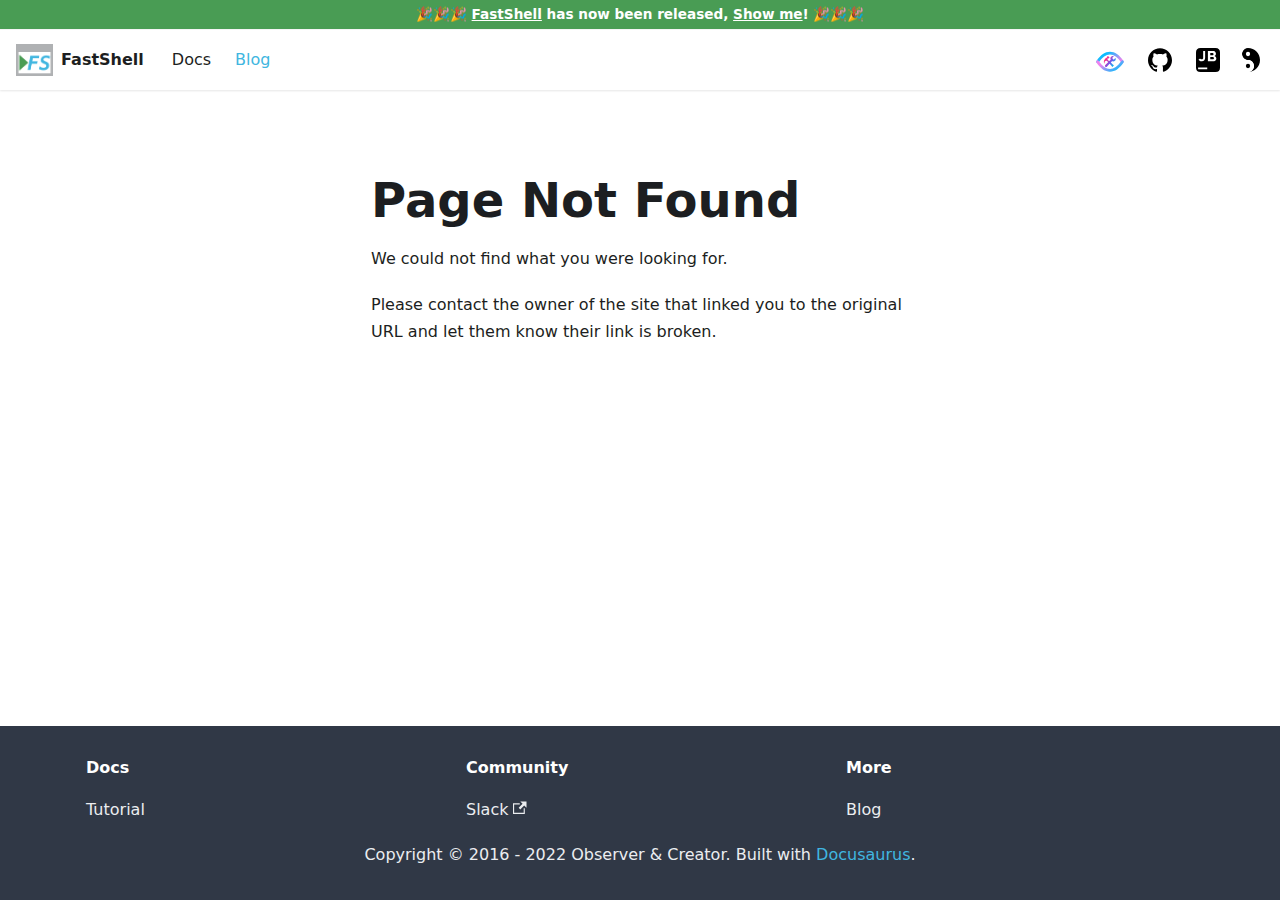
<file: blog/tags/version.html>
<!doctype html>
<html lang="en" dir="ltr" class="blog-wrapper blog-tags-post-list-page plugin-blog plugin-id-default">
<head>
<meta charset="UTF-8">
<meta name="viewport" content="width=device-width,initial-scale=1">
<meta name="generator" content="Docusaurus v2.0.0-beta.18">
<link rel="alternate" type="application/rss+xml" href="/blog/rss.xml" title="FastShell RSS Feed">
<link rel="alternate" type="application/atom+xml" href="/blog/atom.xml" title="FastShell Atom Feed">
<script src="https://platform-api.sharethis.com/js/sharethis.js#property=625d90eb96ae3f0019074bb5&amp;product=sop" async></script><title data-rh="true">2 posts tagged with &quot;Version&quot; | FastShell</title><meta data-rh="true" name="twitter:card" content="summary_large_image"><meta data-rh="true" property="og:url" content="https://github.com//blog/tags/version"><meta data-rh="true" name="docusaurus_locale" content="en"><meta data-rh="true" name="docsearch:language" content="en"><meta data-rh="true" property="og:title" content="2 posts tagged with &quot;Version&quot; | FastShell"><meta data-rh="true" name="docusaurus_tag" content="blog_tags_posts"><meta data-rh="true" name="docsearch:docusaurus_tag" content="blog_tags_posts"><link data-rh="true" rel="icon" href="/img/favicon.ico"><link data-rh="true" rel="canonical" href="https://github.com//blog/tags/version"><link data-rh="true" rel="alternate" href="https://github.com//blog/tags/version" hreflang="en"><link data-rh="true" rel="alternate" href="https://github.com//blog/tags/version" hreflang="x-default"><link rel="stylesheet" href="/assets/css/styles.5b3cc509.css">
<link rel="preload" href="/assets/js/runtime~main.12154112.js" as="script">
<link rel="preload" href="/assets/js/main.a8d74831.js" as="script">
</head>
<body class="navigation-with-keyboard">
<script>!function(){function t(t){document.documentElement.setAttribute("data-theme",t)}var e=function(){var t=null;try{t=localStorage.getItem("theme")}catch(t){}return t}();t(null!==e?e:"light")}(),document.documentElement.setAttribute("data-announcement-bar-initially-dismissed",function(){try{return"true"===localStorage.getItem("docusaurus.announcement.dismiss")}catch(t){}return!1}())</script><div id="__docusaurus">
<div role="region"><a href="#" class="skipToContent_ZgBM">Skip to main content</a></div><div class="announcementBar_IbjG" style="background-color:#499C54;color:#fff" role="banner"><div class="announcementBarContent_KsVm"><b>🎉🎉🎉 <a href="https://plugins.jetbrains.com/plugin/18971-fastshell">FastShell</a> has now been released, <a href="https://plugins.jetbrains.com/plugin/18971-fastshell">Show me</a>!</b> 🎉🎉🎉</div></div><nav class="navbar navbar--fixed-top"><div class="navbar__inner"><div class="navbar__items"><button aria-label="Navigation bar toggle" class="navbar__toggle clean-btn" type="button" tabindex="0"><svg width="30" height="30" viewBox="0 0 30 30" aria-hidden="true"><path stroke="currentColor" stroke-linecap="round" stroke-miterlimit="10" stroke-width="2" d="M4 7h22M4 15h22M4 23h22"></path></svg></button><a class="navbar__brand" href="/"><div class="navbar__logo"><img src="/img/fast_shell.png" alt="FastShell Logo" class="themedImage_W2Cr themedImage--light_TfLj"><img src="/img/fast_shell.png" alt="FastShell Logo" class="themedImage_W2Cr themedImage--dark_oUvU"></div><b class="navbar__title">FastShell</b></a><a class="navbar__item navbar__link" href="/docs/intro">Docs</a><a aria-current="page" class="navbar__item navbar__link navbar__link--active" href="/blog">Blog</a></div><div class="navbar__items navbar__items--right"><a href="https://www.obiscr.com" target="_blank" rel="noopener noreferrer" class="navbar__item navbar__link header-obiscr-link" aria-label="Observer &amp; Creator"></a><a href="https://github.com/obiscr/FastShell" target="_blank" rel="noopener noreferrer" class="navbar__item navbar__link header-github-link" aria-label="GitHub repository"></a><a href="https://plugins.jetbrains.com/plugin/18971-fastshell" target="_blank" rel="noopener noreferrer" class="navbar__item navbar__link header-jetbrains-link" aria-label="JetBrains Plugin Marketplace"></a><div class="toggle_S7eR colorModeToggle_vKtC"><button class="clean-btn toggleButton_rCf9 toggleButtonDisabled_Pu9x" type="button" disabled="" title="Switch between dark and light mode (currently light mode)" aria-label="Switch between dark and light mode (currently light mode)"><svg viewBox="0 0 1024 1024" width="24" height="24" class="lightToggleIcon_v35p"><defs><style></style></defs><path d="M512 1024c141.386 0 256-114.614 256-256s-114.614-256-256-256-256-114.614-256-256S370.614 0 512 0c282.77 0 512 229.23 512 512S794.77 1024 512 1024z" fill="#000000"></path><path d="M512 0c-141.386 0-256 114.614-256 256s114.614 256 256 256 256 114.614 256 256-114.614 256-256 256C229.23 1024 0 794.77 0 512S229.23 0 512 0z" fill="#FFFFFF"></path><path d="M512 768m-91.428 0a91.428 91.428 0 1 0 182.856 0 91.428 91.428 0 1 0-182.856 0Z" fill="#000000"></path><path d="M512 256m-91.428 0a91.428 91.428 0 1 0 182.856 0 91.428 91.428 0 1 0-182.856 0Z" fill="#FFFFFF"></path></svg><svg viewBox="0 0 1024 1024" width="24" height="24" class="darkToggleIcon_nQuB"><defs><style></style></defs><path d="M512 1024c141.386 0 256-114.614 256-256s-114.614-256-256-256-256-114.614-256-256S370.614 0 512 0c282.77 0 512 229.23 512 512S794.77 1024 512 1024z" fill="#FFFFFF"></path><path d="M512 0c-141.386 0-256 114.614-256 256s114.614 256 256 256 256 114.614 256 256-114.614 256-256 256C229.23 1024 0 794.77 0 512S229.23 0 512 0z" fill="#000000"></path><path d="M512 768m-91.428 0a91.428 91.428 0 1 0 182.856 0 91.428 91.428 0 1 0-182.856 0Z" fill="#FFFFFF"></path><path d="M512 256m-91.428 0a91.428 91.428 0 1 0 182.856 0 91.428 91.428 0 1 0-182.856 0Z" fill="#000000"></path></svg></button></div></div></div><div role="presentation" class="navbar-sidebar__backdrop"></div></nav><div class="main-wrapper"><div class="container margin-vert--lg"><div class="row"><aside class="col col--3"><nav class="sidebar_a9qW thin-scrollbar" aria-label="Blog recent posts navigation"><div class="sidebarItemTitle_uKok margin-bottom--md">Recent posts</div><ul class="sidebarItemList_Kvuv"><li class="sidebarItem_CF0Q"><a class="sidebarItemLink_miNk" href="/blog/FastShell-has-now-been-released">FastShell has now been released</a></li><li class="sidebarItem_CF0Q"><a class="sidebarItemLink_miNk" href="/blog/FastShell-plugin-is-coming-soon">FastShell plugin is coming soon</a></li></ul></nav></aside><main class="col col--7" itemscope="" itemtype="http://schema.org/Blog"><header class="margin-bottom--xl"><h1>2 posts tagged with &quot;Version&quot;</h1><a href="/blog/tags">View All Tags</a></header><article class="margin-bottom--xl" itemprop="blogPost" itemscope="" itemtype="http://schema.org/BlogPosting"><header><h2 class="blogPostTitle_rzP5" itemprop="headline"><a itemprop="url" href="/blog/FastShell-has-now-been-released">FastShell has now been released</a></h2><div class="blogPostData_Zg1s margin-vert--md"><time datetime="2022-04-17T15:56:00.000Z" itemprop="datePublished">April 17, 2022</time> · <!-- -->One min read</div><div class="margin-top--md margin-bottom--sm row"><div class="col col--6 authorCol_FlmR"><div class="avatar margin-bottom--sm"><span class="avatar__photo-link avatar__photo"><a href="https://github.com/obiscr" target="_blank" rel="noopener noreferrer"><img class="image_o0gy" src="https://avatars.githubusercontent.com/u/28687074?v=4" alt="Pierce Brands"></a></span><div class="avatar__intro" itemprop="author" itemscope="" itemtype="https://schema.org/Person"><div class="avatar__name"><a href="https://github.com/obiscr" target="_blank" rel="noopener noreferrer" itemprop="url"><span itemprop="name">Pierce Brands</span></a></div><small class="avatar__subtitle" itemprop="description">Free man</small></div></div></div></div></header><div class="markdown" itemprop="articleBody"><h2 class="anchor anchorWithStickyNavbar_mojV" id="introduce">Introduce<a class="hash-link" href="#introduce" title="Direct link to heading">​</a></h2><p>FastShell has now been released, see <a href="https://plugins.jetbrains.com/plugin/18971-fastshell" target="_blank" rel="noopener noreferrer">Marketplace</a></p><h3 class="anchor anchorWithStickyNavbar_mojV" id="supported-versions">Supported Versions<a class="hash-link" href="#supported-versions" title="Direct link to heading">​</a></h3><p>Fast Shell will support all JetBrains platforms from <code>2020.1</code> to <code>2022.1</code>.</p><table><thead><tr><th align="left">Plugin Version</th><th align="left">IDE Version</th></tr></thead><tbody><tr><td align="left"><a href="https://plugins.jetbrains.com/plugin/18971-fastshell/versions/stable/168912" target="_blank" rel="noopener noreferrer">2022.4.1-221.1</a></td><td align="left">2022.1   ~ <strong>Future version</strong></td></tr><tr><td align="left"><a href="https://plugins.jetbrains.com/plugin/18971-fastshell/versions/stable/168911" target="_blank" rel="noopener noreferrer">2022.4.1-213.1</a></td><td align="left">2021.3   ~ 2021.3.2</td></tr><tr><td align="left"><a href="https://plugins.jetbrains.com/plugin/18971-fastshell/versions/stable/168909" target="_blank" rel="noopener noreferrer">2022.4.1-212.1</a></td><td align="left">2021.2   ~ 2021.2.4</td></tr><tr><td align="left"><a href="https://plugins.jetbrains.com/plugin/18971-fastshell/versions/stable/168908" target="_blank" rel="noopener noreferrer">2022.4.1-211.1</a></td><td align="left">2021.1   ~ 2021.1.3</td></tr><tr><td align="left"><a href="https://plugins.jetbrains.com/plugin/18971-fastshell/versions/stable/168907" target="_blank" rel="noopener noreferrer">2022.4.1-203.1</a></td><td align="left">2020.3.1 ~ 2020.3.4</td></tr><tr><td align="left"><a href="https://plugins.jetbrains.com/plugin/18971-fastshell/versions/stable/168906" target="_blank" rel="noopener noreferrer">2022.4.1-202.1</a></td><td align="left">2020.2.1 ~ 2020.2.4</td></tr><tr><td align="left"><a href="https://plugins.jetbrains.com/plugin/18971-fastshell/versions/stable/168905" target="_blank" rel="noopener noreferrer">2022.4.1-201.1</a></td><td align="left">2020.1.1 ~ 2020.1.4</td></tr></tbody></table><h2 class="anchor anchorWithStickyNavbar_mojV" id="usage">Usage<a class="hash-link" href="#usage" title="Direct link to heading">​</a></h2><p>Double-click <code>Ctrl</code>, enter <code>fs</code>, it will list all the Fast Shell commands that have been set, double-click to execute or press Enter after selecting it to execute.</p><p>You can also open settings via <code>Settings/Preferences</code> &gt; <code>Tools</code> &gt; <code>Fast Shell</code>.</p><p>You can also add a custom directive. Click <img loading="lazy" src="https://intellij-icons.jetbrains.design/icons/AllIcons/general/settings.svg" class="img_E7b_"> in the upper right corner of the <strong>Run Anything</strong> toolbar to open Open Settings to manage your commands.</p><p><img loading="lazy" src="https://user-images.githubusercontent.com/28687074/160279806-2120b040-72f3-4319-8c5c-055cb05fb305.gif" alt="add-command" class="img_E7b_"></p></div><footer class="row docusaurus-mt-lg"><div class="col col--9"><b>Tags:</b><ul class="tags_XVD_ padding--none margin-left--sm"><li class="tag_JSN8"><a class="tag_hD8n tagRegular_D6E_" href="/blog/tags/version">Version</a></li></ul></div><div class="col text--right col--3"><a aria-label="Read more about FastShell has now been released" href="/blog/FastShell-has-now-been-released"><b>Read More</b></a></div></footer></article><article class="margin-bottom--xl" itemprop="blogPost" itemscope="" itemtype="http://schema.org/BlogPosting"><header><h2 class="blogPostTitle_rzP5" itemprop="headline"><a itemprop="url" href="/blog/FastShell-plugin-is-coming-soon">FastShell plugin is coming soon</a></h2><div class="blogPostData_Zg1s margin-vert--md"><time datetime="2022-04-02T16:35:41.000Z" itemprop="datePublished">April 2, 2022</time> · <!-- -->2 min read</div><div class="margin-top--md margin-bottom--sm row"><div class="col col--6 authorCol_FlmR"><div class="avatar margin-bottom--sm"><span class="avatar__photo-link avatar__photo"><a href="https://github.com/obiscr" target="_blank" rel="noopener noreferrer"><img class="image_o0gy" src="https://avatars.githubusercontent.com/u/28687074?v=4" alt="Pierce Brands"></a></span><div class="avatar__intro" itemprop="author" itemscope="" itemtype="https://schema.org/Person"><div class="avatar__name"><a href="https://github.com/obiscr" target="_blank" rel="noopener noreferrer" itemprop="url"><span itemprop="name">Pierce Brands</span></a></div><small class="avatar__subtitle" itemprop="description">Free man</small></div></div></div></div></header><div class="markdown" itemprop="articleBody"><h2 class="anchor anchorWithStickyNavbar_mojV" id="introduce">Introduce<a class="hash-link" href="#introduce" title="Direct link to heading">​</a></h2><p>Fast Shell supports the management of custom scripts, which can quickly execute shell commands. The supported commands depend on the shell environment used by the current IDE.
Fast Shell has a fairly high degree of freedom. All instructions are completely defined by the user.</p><p>Replace <code>a very long command</code> with a short <code>command</code>. And it&#x27;s integrated into the IDE&#x27;s <code>Run Anything</code>, so you can easily open it with <code>Double Ctrl</code>.</p><p>The goal of Fast Shell is to let you get rid of <strong>alias</strong> in <code>.bashrc</code> or <code>.zshrc</code>.</p><p>It doesn&#x27;t matter if you have defined some commonly used directives in <code>.bashrc</code> or <code>.zshrc</code>. You can still add it to FastShell to execute.</p><h3 class="anchor anchorWithStickyNavbar_mojV" id="supported-versions">Supported Versions<a class="hash-link" href="#supported-versions" title="Direct link to heading">​</a></h3><p>Fast Shell will support all JetBrains platforms from <code>2020.1</code> to <code>2021.3</code>, and will be supported as soon as possible after the <code>2022</code> version is released.</p><p><img loading="lazy" src="https://user-images.githubusercontent.com/28687074/160279796-574b4bd9-170a-472d-9a4e-fa897866b051.png" alt="git-repo" class="img_E7b_"></p><p><img loading="lazy" src="https://user-images.githubusercontent.com/28687074/160279800-9b388cdc-a687-488c-a1eb-17785f750272.gif" alt="linux-show" class="img_E7b_"></p><p>If the instruction is a lot, you can also write it as a script, and then invoke the script through Fast Shell to execute it.</p><p><img loading="lazy" src="https://user-images.githubusercontent.com/28687074/160279810-2371b3cd-57f9-487c-888c-27dd49e1fec0.gif" alt="exec-shell" class="img_E7b_"></p><h2 class="anchor anchorWithStickyNavbar_mojV" id="usage">Usage<a class="hash-link" href="#usage" title="Direct link to heading">​</a></h2><p>Double-click <code>Ctrl</code>, enter <code>fs</code>, it will list all the Fast Shell commands that have been set, double-click to execute or press Enter after selecting it to execute.</p><p>You can also open settings via <code>Settings/Preferences</code> &gt; <code>Tools</code> &gt; <code>Fast Shell</code>.</p><p>You can also add a custom directive. Click <img loading="lazy" src="https://intellij-icons.jetbrains.design/icons/AllIcons/general/settings.svg" class="img_E7b_"> in the upper right corner of the <strong>Run Anything</strong> toolbar to open Open Settings to manage your commands.</p><p><img loading="lazy" src="https://user-images.githubusercontent.com/28687074/160279806-2120b040-72f3-4319-8c5c-055cb05fb305.gif" alt="add-command" class="img_E7b_"></p><h2 class="anchor anchorWithStickyNavbar_mojV" id="runs-on-windows-platform">Runs on Windows platform<a class="hash-link" href="#runs-on-windows-platform" title="Direct link to heading">​</a></h2><p>Most of the shell commands are the same for <strong>Linux</strong> and <strong>Mac</strong>. So basically universal. But on <strong>Windows</strong> things are a little different. Windows has its own separate directives.</p><p>E.g:</p><table><thead><tr><th>Windows PowerShell</th><th>Linux/macOS</th></tr></thead><tbody><tr><td>ipconfig</td><td>ifconfig</td></tr><tr><td>Get-Content <code>filename</code> -Wait</td><td>tailf / tail -F <code>filename</code></td></tr></tbody></table><p>Therefore, when setting the command, you need to ensure that the current Shell environment supports the set command.</p><p><img loading="lazy" src="https://user-images.githubusercontent.com/28687074/160281920-fb654a8d-f4fe-49ba-b552-7f00f0c292be.gif" alt="win-exec" class="img_E7b_"></p><h2 class="anchor anchorWithStickyNavbar_mojV" id="appendix">Appendix<a class="hash-link" href="#appendix" title="Direct link to heading">​</a></h2><h3 class="anchor anchorWithStickyNavbar_mojV" id="set-the-current-shell-environment">Set the current shell environment<a class="hash-link" href="#set-the-current-shell-environment" title="Direct link to heading">​</a></h3><p><code>Settings/Preferences</code> &gt; <code>Tools</code> &gt; <code>Terminal</code> &gt; <code>Shell Path</code></p><p><img loading="lazy" src="https://user-images.githubusercontent.com/28687074/160279815-5fa10f79-f6bb-42a7-86e1-22417765dea4.png" alt="bash-env" class="img_E7b_"></p></div><footer class="row docusaurus-mt-lg"><div class="col col--9"><b>Tags:</b><ul class="tags_XVD_ padding--none margin-left--sm"><li class="tag_JSN8"><a class="tag_hD8n tagRegular_D6E_" href="/blog/tags/version">Version</a></li></ul></div><div class="col text--right col--3"><a aria-label="Read more about FastShell plugin is coming soon" href="/blog/FastShell-plugin-is-coming-soon"><b>Read More</b></a></div></footer></article><nav class="pagination-nav" aria-label="Blog list page navigation"><div class="pagination-nav__item"></div><div class="pagination-nav__item pagination-nav__item--next"></div></nav></main></div></div></div><footer class="footer footer--dark"><div class="container container-fluid"><div class="row footer__links"><div class="col footer__col"><div class="footer__title">Docs</div><ul class="footer__items"><li class="footer__item"><a class="footer__link-item" href="/docs/intro">Tutorial</a></li></ul></div><div class="col footer__col"><div class="footer__title">Community</div><ul class="footer__items"><li class="footer__item"><a href="https://join.slack.com/t/observercreator/shared_invite/zt-14g3dnzkx-FGJM_WgY~vj0bJINTHQSAA" target="_blank" rel="noopener noreferrer" class="footer__link-item">Slack<svg width="13.5" height="13.5" aria-hidden="true" viewBox="0 0 24 24" class="iconExternalLink_I5OW"><path fill="currentColor" d="M21 13v10h-21v-19h12v2h-10v15h17v-8h2zm3-12h-10.988l4.035 4-6.977 7.07 2.828 2.828 6.977-7.07 4.125 4.172v-11z"></path></svg></a></li></ul></div><div class="col footer__col"><div class="footer__title">More</div><ul class="footer__items"><li class="footer__item"><a class="footer__link-item" href="/blog">Blog</a></li></ul></div></div><div class="footer__bottom text--center"><div class="footer__copyright">Copyright © 2016 - 2022 Observer & Creator. Built with <a href="https://docusaurus.io/">Docusaurus</a>.</div></div></div></footer></div>
<script src="/assets/js/runtime~main.12154112.js"></script>
<script src="/assets/js/main.a8d74831.js"></script>
</body>
</html>
</file>
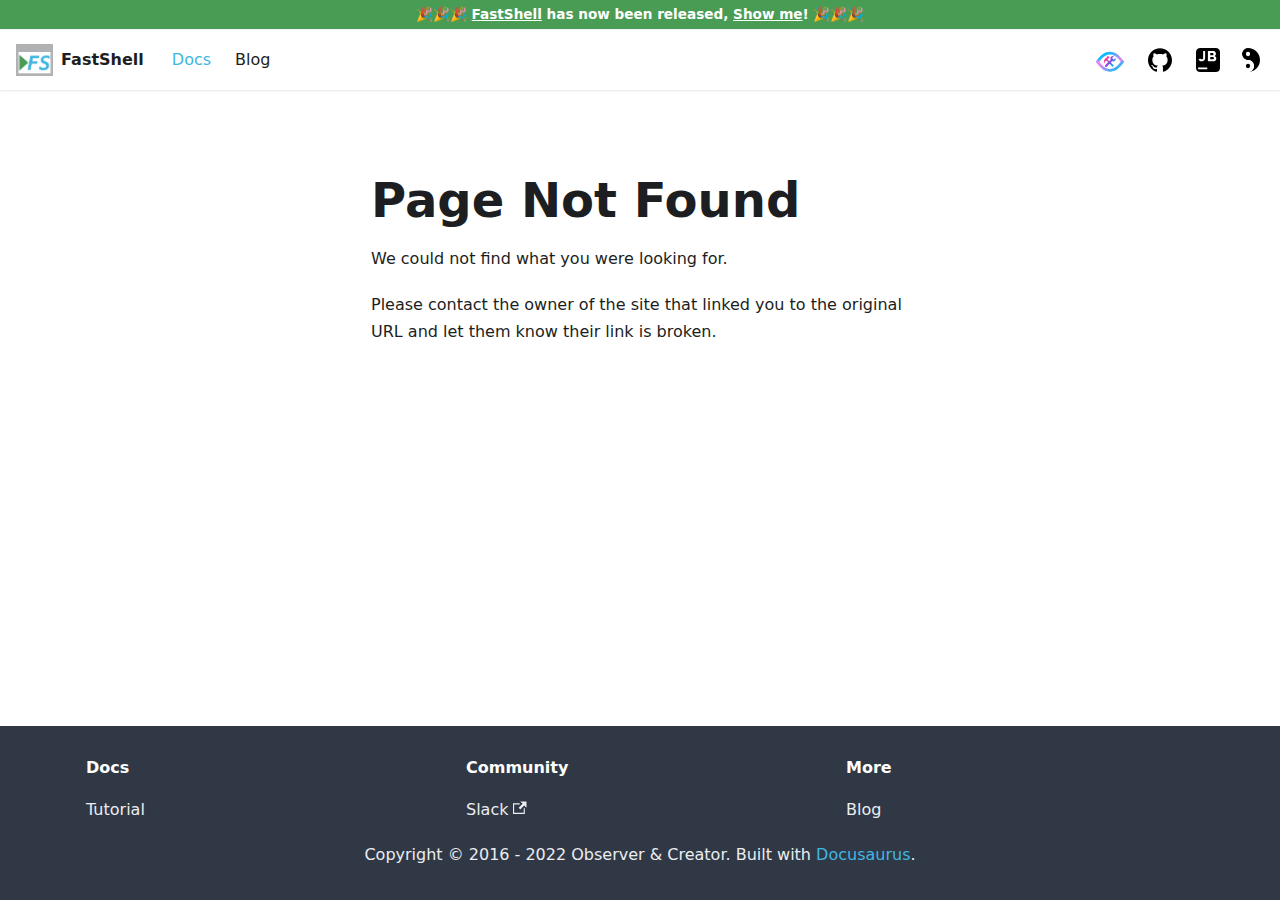
<file: docs/what_new/FastShell-2022.4.1-221.html>
<!doctype html>
<html lang="en" dir="ltr" class="docs-wrapper docs-doc-page docs-version-current plugin-docs plugin-id-default docs-doc-id-what_new/FastShell-2022.4.1-221">
<head>
<meta charset="UTF-8">
<meta name="viewport" content="width=device-width,initial-scale=1">
<meta name="generator" content="Docusaurus v2.0.0-beta.18">
<link rel="alternate" type="application/rss+xml" href="/blog/rss.xml" title="FastShell RSS Feed">
<link rel="alternate" type="application/atom+xml" href="/blog/atom.xml" title="FastShell Atom Feed">
<script src="https://platform-api.sharethis.com/js/sharethis.js#property=625d90eb96ae3f0019074bb5&amp;product=sop" async></script><title data-rh="true">What&#x27;s new in FastShell 2022.4.1-221 | FastShell</title><meta data-rh="true" name="twitter:card" content="summary_large_image"><meta data-rh="true" property="og:url" content="https://github.com//docs/what_new/FastShell-2022.4.1-221"><meta data-rh="true" name="docusaurus_locale" content="en"><meta data-rh="true" name="docsearch:language" content="en"><meta data-rh="true" name="docusaurus_version" content="current"><meta data-rh="true" name="docusaurus_tag" content="docs-default-current"><meta data-rh="true" name="docsearch:version" content="current"><meta data-rh="true" name="docsearch:docusaurus_tag" content="docs-default-current"><meta data-rh="true" property="og:title" content="What&#x27;s new in FastShell 2022.4.1-221 | FastShell"><meta data-rh="true" name="description" content="Introduce"><meta data-rh="true" property="og:description" content="Introduce"><link data-rh="true" rel="icon" href="/img/favicon.ico"><link data-rh="true" rel="canonical" href="https://github.com//docs/what_new/FastShell-2022.4.1-221"><link data-rh="true" rel="alternate" href="https://github.com//docs/what_new/FastShell-2022.4.1-221" hreflang="en"><link data-rh="true" rel="alternate" href="https://github.com//docs/what_new/FastShell-2022.4.1-221" hreflang="x-default"><link rel="stylesheet" href="/assets/css/styles.5b3cc509.css">
<link rel="preload" href="/assets/js/runtime~main.12154112.js" as="script">
<link rel="preload" href="/assets/js/main.a8d74831.js" as="script">
</head>
<body class="navigation-with-keyboard">
<script>!function(){function t(t){document.documentElement.setAttribute("data-theme",t)}var e=function(){var t=null;try{t=localStorage.getItem("theme")}catch(t){}return t}();t(null!==e?e:"light")}(),document.documentElement.setAttribute("data-announcement-bar-initially-dismissed",function(){try{return"true"===localStorage.getItem("docusaurus.announcement.dismiss")}catch(t){}return!1}())</script><div id="__docusaurus">
<div role="region"><a href="#" class="skipToContent_ZgBM">Skip to main content</a></div><div class="announcementBar_IbjG" style="background-color:#499C54;color:#fff" role="banner"><div class="announcementBarContent_KsVm"><b>🎉🎉🎉 <a href="https://plugins.jetbrains.com/plugin/18971-fastshell">FastShell</a> has now been released, <a href="https://plugins.jetbrains.com/plugin/18971-fastshell">Show me</a>!</b> 🎉🎉🎉</div></div><nav class="navbar navbar--fixed-top"><div class="navbar__inner"><div class="navbar__items"><button aria-label="Navigation bar toggle" class="navbar__toggle clean-btn" type="button" tabindex="0"><svg width="30" height="30" viewBox="0 0 30 30" aria-hidden="true"><path stroke="currentColor" stroke-linecap="round" stroke-miterlimit="10" stroke-width="2" d="M4 7h22M4 15h22M4 23h22"></path></svg></button><a class="navbar__brand" href="/"><div class="navbar__logo"><img src="/img/fast_shell.png" alt="FastShell Logo" class="themedImage_W2Cr themedImage--light_TfLj"><img src="/img/fast_shell.png" alt="FastShell Logo" class="themedImage_W2Cr themedImage--dark_oUvU"></div><b class="navbar__title">FastShell</b></a><a class="navbar__item navbar__link navbar__link--active" href="/docs/intro">Docs</a><a class="navbar__item navbar__link" href="/blog">Blog</a></div><div class="navbar__items navbar__items--right"><a href="https://www.obiscr.com" target="_blank" rel="noopener noreferrer" class="navbar__item navbar__link header-obiscr-link" aria-label="Observer &amp; Creator"></a><a href="https://github.com/obiscr/FastShell" target="_blank" rel="noopener noreferrer" class="navbar__item navbar__link header-github-link" aria-label="GitHub repository"></a><a href="https://plugins.jetbrains.com/plugin/18971-fastshell" target="_blank" rel="noopener noreferrer" class="navbar__item navbar__link header-jetbrains-link" aria-label="JetBrains Plugin Marketplace"></a><div class="toggle_S7eR colorModeToggle_vKtC"><button class="clean-btn toggleButton_rCf9 toggleButtonDisabled_Pu9x" type="button" disabled="" title="Switch between dark and light mode (currently light mode)" aria-label="Switch between dark and light mode (currently light mode)"><svg viewBox="0 0 1024 1024" width="24" height="24" class="lightToggleIcon_v35p"><defs><style></style></defs><path d="M512 1024c141.386 0 256-114.614 256-256s-114.614-256-256-256-256-114.614-256-256S370.614 0 512 0c282.77 0 512 229.23 512 512S794.77 1024 512 1024z" fill="#000000"></path><path d="M512 0c-141.386 0-256 114.614-256 256s114.614 256 256 256 256 114.614 256 256-114.614 256-256 256C229.23 1024 0 794.77 0 512S229.23 0 512 0z" fill="#FFFFFF"></path><path d="M512 768m-91.428 0a91.428 91.428 0 1 0 182.856 0 91.428 91.428 0 1 0-182.856 0Z" fill="#000000"></path><path d="M512 256m-91.428 0a91.428 91.428 0 1 0 182.856 0 91.428 91.428 0 1 0-182.856 0Z" fill="#FFFFFF"></path></svg><svg viewBox="0 0 1024 1024" width="24" height="24" class="darkToggleIcon_nQuB"><defs><style></style></defs><path d="M512 1024c141.386 0 256-114.614 256-256s-114.614-256-256-256-256-114.614-256-256S370.614 0 512 0c282.77 0 512 229.23 512 512S794.77 1024 512 1024z" fill="#FFFFFF"></path><path d="M512 0c-141.386 0-256 114.614-256 256s114.614 256 256 256 256 114.614 256 256-114.614 256-256 256C229.23 1024 0 794.77 0 512S229.23 0 512 0z" fill="#000000"></path><path d="M512 768m-91.428 0a91.428 91.428 0 1 0 182.856 0 91.428 91.428 0 1 0-182.856 0Z" fill="#FFFFFF"></path><path d="M512 256m-91.428 0a91.428 91.428 0 1 0 182.856 0 91.428 91.428 0 1 0-182.856 0Z" fill="#000000"></path></svg></button></div></div></div><div role="presentation" class="navbar-sidebar__backdrop"></div></nav><div class="main-wrapper"><div class="docPage_P2Lg"><button aria-label="Scroll back to top" class="clean-btn theme-back-to-top-button backToTopButton_RiI4" type="button"></button><aside class="theme-doc-sidebar-container docSidebarContainer_rKC_"><div class="sidebar_RiAD"><nav class="menu thin-scrollbar menu_izAj menuWithAnnouncementBar_l2a_"><ul class="theme-doc-sidebar-menu menu__list"><li class="theme-doc-sidebar-item-link theme-doc-sidebar-item-link-level-1 menu__list-item"><a class="menu__link" href="/docs/intro">Home</a></li><li class="theme-doc-sidebar-item-link theme-doc-sidebar-item-link-level-1 menu__list-item"><a class="menu__link" href="/docs/getting_started">Getting Started</a></li><li class="theme-doc-sidebar-item-category theme-doc-sidebar-item-category-level-1 menu__list-item"><div class="menu__list-item-collapsible"><a class="menu__link menu__link--sublist menu__link--sublist-caret menu__link--active" aria-expanded="true" href="/docs/what_new/FastShell-2022.4.1-221">What&#x27;s new in FastShell</a></div><ul style="display:block;overflow:visible;height:auto" class="menu__list"><li class="theme-doc-sidebar-item-link theme-doc-sidebar-item-link-level-2 menu__list-item"><a class="menu__link menu__link--active" aria-current="page" tabindex="0" href="/docs/what_new/FastShell-2022.4.1-221">FastShell 2022.4.1-221</a></li></ul></li></ul></nav></div></aside><main class="docMainContainer_TCnq"><div class="container padding-top--md padding-bottom--lg"><div class="row"><div class="col docItemCol_DM6M"><div class="docItemContainer_vinB"><article><nav class="theme-doc-breadcrumbs breadcrumbsContainer_Xlws" aria-label="breadcrumbs"><ul class="breadcrumbs" itemscope="" itemtype="https://schema.org/BreadcrumbList"><li class="breadcrumbs__item"><a class="breadcrumbs__link" href="/">🏠</a></li><li itemscope="" itemprop="itemListElement" itemtype="https://schema.org/ListItem" class="breadcrumbs__item"><span class="breadcrumbs__link" itemprop="item name">What&#x27;s new in FastShell</span><meta itemprop="position" content="1"></li><li itemscope="" itemprop="itemListElement" itemtype="https://schema.org/ListItem" class="breadcrumbs__item breadcrumbs__item--active"><span class="breadcrumbs__link" itemprop="item name">FastShell 2022.4.1-221</span><meta itemprop="position" content="2"></li></ul></nav><div class="tocCollapsible_jdIR theme-doc-toc-mobile tocMobile_TmEX"><button type="button" class="clean-btn tocCollapsibleButton_Fzxq">On this page</button></div><div class="theme-doc-markdown markdown"><header><h1>What&#x27;s new in FastShell 2022.4.1-221</h1></header><h2 class="anchor anchorWithStickyNavbar_mojV" id="introduce">Introduce<a class="hash-link" href="#introduce" title="Direct link to heading">​</a></h2><p>Fast Shell supports the management of custom scripts, which can quickly execute shell commands. The supported commands depend on the shell environment used by the current IDE.
Fast Shell has a fairly high degree of freedom. All instructions are completely defined by the user.</p><p>Replace <code>a very long command</code> with a short <code>command</code>. And it&#x27;s integrated into the IDE&#x27;s <code>Run Anything</code>, so you can easily open it with <code>Double Ctrl</code>.</p><p>The goal of Fast Shell is to let you get rid of <strong>alias</strong> in <code>.bashrc</code> or <code>.zshrc</code>.</p><p>It doesn&#x27;t matter if you have defined some commonly used directives in <code>.bashrc</code> or <code>.zshrc</code>. You can still add it to FastShell to execute.</p><h3 class="anchor anchorWithStickyNavbar_mojV" id="supported-versions">Supported Versions<a class="hash-link" href="#supported-versions" title="Direct link to heading">​</a></h3><p>Fast Shell will support all JetBrains platforms from <code>2020.1</code> to <code>2022.1</code>.</p><table><thead><tr><th align="left">Plugin Version</th><th align="left">IDE Version</th></tr></thead><tbody><tr><td align="left"><a href="https://plugins.jetbrains.com/plugin/18971-fastshell/versions/stable/168912" target="_blank" rel="noopener noreferrer">2022.4.1-221.1</a></td><td align="left">2022.1   ~ <strong>Future version</strong></td></tr><tr><td align="left"><a href="https://plugins.jetbrains.com/plugin/18971-fastshell/versions/stable/168911" target="_blank" rel="noopener noreferrer">2022.4.1-213.1</a></td><td align="left">2021.3   ~ 2021.3.2</td></tr><tr><td align="left"><a href="https://plugins.jetbrains.com/plugin/18971-fastshell/versions/stable/168909" target="_blank" rel="noopener noreferrer">2022.4.1-212.1</a></td><td align="left">2021.2   ~ 2021.2.4</td></tr><tr><td align="left"><a href="https://plugins.jetbrains.com/plugin/18971-fastshell/versions/stable/168908" target="_blank" rel="noopener noreferrer">2022.4.1-211.1</a></td><td align="left">2021.1   ~ 2021.1.3</td></tr><tr><td align="left"><a href="https://plugins.jetbrains.com/plugin/18971-fastshell/versions/stable/168907" target="_blank" rel="noopener noreferrer">2022.4.1-203.1</a></td><td align="left">2020.3.1 ~ 2020.3.4</td></tr><tr><td align="left"><a href="https://plugins.jetbrains.com/plugin/18971-fastshell/versions/stable/168906" target="_blank" rel="noopener noreferrer">2022.4.1-202.1</a></td><td align="left">2020.2.1 ~ 2020.2.4</td></tr><tr><td align="left"><a href="https://plugins.jetbrains.com/plugin/18971-fastshell/versions/stable/168905" target="_blank" rel="noopener noreferrer">2022.4.1-201.1</a></td><td align="left">2020.1.1 ~ 2020.1.4</td></tr></tbody></table><h3 class="anchor anchorWithStickyNavbar_mojV" id="preview">Preview<a class="hash-link" href="#preview" title="Direct link to heading">​</a></h3><p><img loading="lazy" src="https://user-images.githubusercontent.com/28687074/160279800-9b388cdc-a687-488c-a1eb-17785f750272.gif" alt="linux-show" class="img_E7b_"></p><p>If the instruction is a lot, you can also write it as a script, and then invoke the script through Fast Shell to execute it.</p><p><img loading="lazy" src="https://user-images.githubusercontent.com/28687074/160279810-2371b3cd-57f9-487c-888c-27dd49e1fec0.gif" alt="exec-shell" class="img_E7b_"></p><h2 class="anchor anchorWithStickyNavbar_mojV" id="usage">Usage<a class="hash-link" href="#usage" title="Direct link to heading">​</a></h2><p>Double-click <code>Ctrl</code>, enter <code>fs</code>, it will list all the Fast Shell commands that have been set, double-click to execute or press Enter after selecting it to execute.</p><p>You can also open settings via <code>Settings/Preferences</code> &gt; <code>Tools</code> &gt; <code>Fast Shell</code>.</p><p>You can also add a custom directive. Click <img loading="lazy" src="https://intellij-icons.jetbrains.design/icons/AllIcons/general/settings.svg" class="img_E7b_"> in the upper right corner of the <strong>Run Anything</strong> toolbar to open Open Settings to manage your commands.</p><p><img loading="lazy" src="https://user-images.githubusercontent.com/28687074/160279806-2120b040-72f3-4319-8c5c-055cb05fb305.gif" alt="add-command" class="img_E7b_"></p><h2 class="anchor anchorWithStickyNavbar_mojV" id="runs-on-windows-platform">Runs on Windows platform<a class="hash-link" href="#runs-on-windows-platform" title="Direct link to heading">​</a></h2><p>Most of the shell commands are the same for <strong>Linux</strong> and <strong>Mac</strong>. So basically universal. But on <strong>Windows</strong> things are a little different. Windows has its own separate directives.</p><p>E.g:</p><table><thead><tr><th>Windows PowerShell</th><th>Linux/macOS</th></tr></thead><tbody><tr><td>ipconfig</td><td>ifconfig</td></tr><tr><td>Get-Content <code>filename</code> -Wait</td><td>tailf / tail -F <code>filename</code></td></tr></tbody></table><p>Therefore, when setting the command, you need to ensure that the current Shell environment supports the set command.</p><p><img loading="lazy" src="https://user-images.githubusercontent.com/28687074/160281920-fb654a8d-f4fe-49ba-b552-7f00f0c292be.gif" alt="win-exec" class="img_E7b_"></p><h2 class="anchor anchorWithStickyNavbar_mojV" id="appendix">Appendix<a class="hash-link" href="#appendix" title="Direct link to heading">​</a></h2><h3 class="anchor anchorWithStickyNavbar_mojV" id="set-the-current-shell-environment">Set the current shell environment<a class="hash-link" href="#set-the-current-shell-environment" title="Direct link to heading">​</a></h3><p><code>Settings/Preferences</code> &gt; <code>Tools</code> &gt; <code>Terminal</code> &gt; <code>Shell Path</code></p><p><img loading="lazy" src="https://user-images.githubusercontent.com/28687074/160279815-5fa10f79-f6bb-42a7-86e1-22417765dea4.png" alt="bash-env" class="img_E7b_"></p></div><footer class="theme-doc-footer docusaurus-mt-lg"><div class="theme-doc-footer-edit-meta-row row"><div class="col"><a href="https://github.com/obiscr/FastShellDocs/tree/main/docs/what_new/FastShell-2022.4.1-221.md" target="_blank" rel="noreferrer noopener" class="theme-edit-this-page"><svg fill="currentColor" height="20" width="20" viewBox="0 0 40 40" class="iconEdit_dcUD" aria-hidden="true"><g><path d="m34.5 11.7l-3 3.1-6.3-6.3 3.1-3q0.5-0.5 1.2-0.5t1.1 0.5l3.9 3.9q0.5 0.4 0.5 1.1t-0.5 1.2z m-29.5 17.1l18.4-18.5 6.3 6.3-18.4 18.4h-6.3v-6.2z"></path></g></svg>Edit this page</a></div><div class="col lastUpdated_foO9"></div></div></footer></article><nav class="pagination-nav docusaurus-mt-lg" aria-label="Docs pages navigation"><div class="pagination-nav__item"><a class="pagination-nav__link" href="/docs/getting_started"><div class="pagination-nav__sublabel">Previous</div><div class="pagination-nav__label">Getting Started</div></a></div><div class="pagination-nav__item pagination-nav__item--next"></div></nav></div></div><div class="col col--3"><div class="tableOfContents_cNA8 thin-scrollbar theme-doc-toc-desktop"><ul class="table-of-contents table-of-contents__left-border"><li><a href="#introduce" class="table-of-contents__link toc-highlight">Introduce</a><ul><li><a href="#supported-versions" class="table-of-contents__link toc-highlight">Supported Versions</a></li><li><a href="#preview" class="table-of-contents__link toc-highlight">Preview</a></li></ul></li><li><a href="#usage" class="table-of-contents__link toc-highlight">Usage</a></li><li><a href="#runs-on-windows-platform" class="table-of-contents__link toc-highlight">Runs on Windows platform</a></li><li><a href="#appendix" class="table-of-contents__link toc-highlight">Appendix</a><ul><li><a href="#set-the-current-shell-environment" class="table-of-contents__link toc-highlight">Set the current shell environment</a></li></ul></li></ul></div></div></div></div></main></div></div><footer class="footer footer--dark"><div class="container container-fluid"><div class="row footer__links"><div class="col footer__col"><div class="footer__title">Docs</div><ul class="footer__items"><li class="footer__item"><a class="footer__link-item" href="/docs/intro">Tutorial</a></li></ul></div><div class="col footer__col"><div class="footer__title">Community</div><ul class="footer__items"><li class="footer__item"><a href="https://join.slack.com/t/observercreator/shared_invite/zt-14g3dnzkx-FGJM_WgY~vj0bJINTHQSAA" target="_blank" rel="noopener noreferrer" class="footer__link-item">Slack<svg width="13.5" height="13.5" aria-hidden="true" viewBox="0 0 24 24" class="iconExternalLink_I5OW"><path fill="currentColor" d="M21 13v10h-21v-19h12v2h-10v15h17v-8h2zm3-12h-10.988l4.035 4-6.977 7.07 2.828 2.828 6.977-7.07 4.125 4.172v-11z"></path></svg></a></li></ul></div><div class="col footer__col"><div class="footer__title">More</div><ul class="footer__items"><li class="footer__item"><a class="footer__link-item" href="/blog">Blog</a></li></ul></div></div><div class="footer__bottom text--center"><div class="footer__copyright">Copyright © 2016 - 2022 Observer & Creator. Built with <a href="https://docusaurus.io/">Docusaurus</a>.</div></div></div></footer></div>
<script src="/assets/js/runtime~main.12154112.js"></script>
<script src="/assets/js/main.a8d74831.js"></script>
</body>
</html>
</file>
<file: assets/css/styles.5b3cc509.css>
.container,.row .col{padding:0 var(--ifm-spacing-horizontal);width:100%}.row .col,img{max-width:100%}.markdown>h2,.markdown>h3,.markdown>h4,.markdown>h5,.markdown>h6{margin-bottom:calc(var(--ifm-heading-vertical-rhythm-bottom)*var(--ifm-leading))}.markdown li,body{word-wrap:break-word}body,ol ol,ol ul,ul ol,ul ul{margin:0}pre,table{overflow:auto}blockquote,pre{margin:0 0 var(--ifm-spacing-vertical)}.breadcrumbs__link,.button{transition-timing-function:var(--ifm-transition-timing-default)}.button,code{vertical-align:middle}.button--outline.button--active,.button--outline:active,.button--outline:hover,:root{--ifm-button-color:var(--ifm-font-color-base-inverse)}.avatar__photo,.card,.text--truncate{overflow:hidden}.menu__link:hover,a{transition:color var(--ifm-transition-fast) var(--ifm-transition-timing-default)}.navbar__title,.text--truncate{text-overflow:ellipsis;white-space:nowrap}.button,.dropdown__link,.navbar__title,.text--truncate{white-space:nowrap}.navbar--dark,:root{--ifm-navbar-link-hover-color:var(--ifm-color-primary)}.menu,.navbar-sidebar{overflow-x:hidden}:root,html[data-theme=dark]{--ifm-color-emphasis-500:var(--ifm-color-gray-500)}.admonition-icon svg,.alert__icon svg{fill:var(--ifm-alert-foreground-color)}.toggleButton_rCf9,html{-webkit-tap-highlight-color:transparent}:root{--ifm-color-scheme:light;--ifm-dark-value:10%;--ifm-darker-value:15%;--ifm-darkest-value:30%;--ifm-light-value:15%;--ifm-lighter-value:30%;--ifm-lightest-value:50%;--ifm-contrast-background-value:90%;--ifm-contrast-foreground-value:70%;--ifm-contrast-background-dark-value:70%;--ifm-contrast-foreground-dark-value:90%;--ifm-color-primary:#3578e5;--ifm-color-secondary:#ebedf0;--ifm-color-success:#00a400;--ifm-color-info:#54c7ec;--ifm-color-warning:#ffba00;--ifm-color-danger:#fa383e;--ifm-color-primary-dark:#306cce;--ifm-color-primary-darker:#2d66c3;--ifm-color-primary-darkest:#2554a0;--ifm-color-primary-light:#538ce9;--ifm-color-primary-lighter:#72a1ed;--ifm-color-primary-lightest:#9abcf2;--ifm-color-primary-contrast-background:#ebf2fc;--ifm-color-primary-contrast-foreground:#102445;--ifm-color-secondary-dark:#d4d5d8;--ifm-color-secondary-darker:#c8c9cc;--ifm-color-secondary-darkest:#a4a6a8;--ifm-color-secondary-light:#eef0f2;--ifm-color-secondary-lighter:#f1f2f5;--ifm-color-secondary-lightest:#f5f6f8;--ifm-color-secondary-contrast-background:#fdfdfe;--ifm-color-secondary-contrast-foreground:#474748;--ifm-color-success-dark:#009400;--ifm-color-success-darker:#008b00;--ifm-color-success-darkest:#007300;--ifm-color-success-light:#26b226;--ifm-color-success-lighter:#4dbf4d;--ifm-color-success-lightest:#80d280;--ifm-color-success-contrast-background:#e6f6e6;--ifm-color-success-contrast-foreground:#003100;--ifm-color-info-dark:#4cb3d4;--ifm-color-info-darker:#47a9c9;--ifm-color-info-darkest:#3b8ba5;--ifm-color-info-light:#6ecfef;--ifm-color-info-lighter:#87d8f2;--ifm-color-info-lightest:#aae3f6;--ifm-color-info-contrast-background:#eef9fd;--ifm-color-info-contrast-foreground:#193c47;--ifm-color-warning-dark:#e6a700;--ifm-color-warning-darker:#d99e00;--ifm-color-warning-darkest:#b38200;--ifm-color-warning-light:#ffc426;--ifm-color-warning-lighter:#ffcf4d;--ifm-color-warning-lightest:#ffdd80;--ifm-color-warning-contrast-background:#fff8e6;--ifm-color-warning-contrast-foreground:#4d3800;--ifm-color-danger-dark:#e13238;--ifm-color-danger-darker:#d53035;--ifm-color-danger-darkest:#af272b;--ifm-color-danger-light:#fb565b;--ifm-color-danger-lighter:#fb7478;--ifm-color-danger-lightest:#fd9c9f;--ifm-color-danger-contrast-background:#ffebec;--ifm-color-danger-contrast-foreground:#4b1113;--ifm-color-white:#fff;--ifm-color-black:#000;--ifm-color-gray-0:var(--ifm-color-white);--ifm-color-gray-100:#f5f6f7;--ifm-color-gray-200:#ebedf0;--ifm-color-gray-300:#dadde1;--ifm-color-gray-400:#ccd0d5;--ifm-color-gray-500:#bec3c9;--ifm-color-gray-600:#8d949e;--ifm-color-gray-700:#606770;--ifm-color-gray-800:#444950;--ifm-color-gray-900:#1c1e21;--ifm-color-gray-1000:var(--ifm-color-black);--ifm-color-emphasis-0:var(--ifm-color-gray-0);--ifm-color-emphasis-100:var(--ifm-color-gray-100);--ifm-color-emphasis-200:var(--ifm-color-gray-200);--ifm-color-emphasis-300:var(--ifm-color-gray-300);--ifm-color-emphasis-400:var(--ifm-color-gray-400);--ifm-color-emphasis-600:var(--ifm-color-gray-600);--ifm-color-emphasis-700:var(--ifm-color-gray-700);--ifm-color-emphasis-800:var(--ifm-color-gray-800);--ifm-color-emphasis-900:var(--ifm-color-gray-900);--ifm-color-emphasis-1000:var(--ifm-color-gray-1000);--ifm-color-content:var(--ifm-color-emphasis-900);--ifm-color-content-inverse:var(--ifm-color-emphasis-0);--ifm-color-content-secondary:#525860;--ifm-background-color:transparent;--ifm-background-surface-color:var(--ifm-color-content-inverse);--ifm-global-border-width:1px;--ifm-global-radius:0.4rem;--ifm-hover-overlay:rgba(0,0,0,.05);--ifm-font-color-base:var(--ifm-color-content);--ifm-font-color-base-inverse:var(--ifm-color-content-inverse);--ifm-font-color-secondary:var(--ifm-color-content-secondary);--ifm-font-family-base:system-ui,-apple-system,Segoe UI,Roboto,Ubuntu,Cantarell,Noto Sans,sans-serif,BlinkMacSystemFont,"Segoe UI",Helvetica,Arial,sans-serif,"Apple Color Emoji","Segoe UI Emoji","Segoe UI Symbol";--ifm-font-family-monospace:SFMono-Regular,Menlo,Monaco,Consolas,"Liberation Mono","Courier New",monospace;--ifm-font-size-base:100%;--ifm-font-weight-light:300;--ifm-font-weight-normal:400;--ifm-font-weight-semibold:500;--ifm-font-weight-bold:700;--ifm-font-weight-base:var(--ifm-font-weight-normal);--ifm-line-height-base:1.65;--ifm-global-spacing:1rem;--ifm-spacing-vertical:var(--ifm-global-spacing);--ifm-spacing-horizontal:var(--ifm-global-spacing);--ifm-transition-fast:200ms;--ifm-transition-slow:400ms;--ifm-transition-timing-default:cubic-bezier(0.08,0.52,0.52,1);--ifm-global-shadow-lw:0 1px 2px 0 rgba(0,0,0,.1);--ifm-global-shadow-md:0 5px 40px rgba(0,0,0,.2);--ifm-global-shadow-tl:0 12px 28px 0 rgba(0,0,0,.2),0 2px 4px 0 rgba(0,0,0,.1);--ifm-z-index-dropdown:2;--ifm-z-index-fixed:3;--ifm-z-index-overlay:4;--ifm-container-width:1140px;--ifm-container-width-xl:1320px;--ifm-code-background:#f6f7f8;--ifm-code-border-radius:var(--ifm-global-radius);--ifm-code-font-size:90%;--ifm-code-padding-horizontal:0.1rem;--ifm-code-padding-vertical:0.1rem;--ifm-pre-background:var(--ifm-color-emphasis-100);--ifm-pre-border-radius:var(--ifm-code-border-radius);--ifm-pre-color:inherit;--ifm-pre-line-height:1.45;--ifm-pre-padding:1rem;--ifm-heading-color:inherit;--ifm-heading-margin-top:0;--ifm-heading-margin-bottom:var(--ifm-spacing-vertical);--ifm-heading-font-family:var(--ifm-font-family-base);--ifm-heading-font-weight:var(--ifm-font-weight-bold);--ifm-heading-line-height:1.25;--ifm-h1-font-size:2rem;--ifm-h2-font-size:1.5rem;--ifm-h3-font-size:1.25rem;--ifm-h4-font-size:1rem;--ifm-h5-font-size:0.875rem;--ifm-h6-font-size:0.85rem;--ifm-image-alignment-padding:1.25rem;--ifm-leading-desktop:1.25;--ifm-leading:calc(var(--ifm-leading-desktop)*1rem);--ifm-list-left-padding:2rem;--ifm-list-margin:1rem;--ifm-list-item-margin:0.25rem;--ifm-list-paragraph-margin:1rem;--ifm-table-cell-padding:0.75rem;--ifm-table-background:transparent;--ifm-table-stripe-background:rgba(0,0,0,.03);--ifm-table-border-width:1px;--ifm-table-border-color:var(--ifm-color-emphasis-300);--ifm-table-head-background:inherit;--ifm-table-head-color:inherit;--ifm-table-head-font-weight:var(--ifm-font-weight-bold);--ifm-table-cell-color:inherit;--ifm-link-color:var(--ifm-color-primary);--ifm-link-decoration:none;--ifm-link-hover-color:var(--ifm-link-color);--ifm-link-hover-decoration:underline;--ifm-paragraph-margin-bottom:var(--ifm-leading);--ifm-blockquote-font-size:var(--ifm-font-size-base);--ifm-blockquote-border-left-width:2px;--ifm-blockquote-padding-horizontal:var(--ifm-spacing-horizontal);--ifm-blockquote-padding-vertical:0;--ifm-blockquote-shadow:none;--ifm-blockquote-color:var(--ifm-color-emphasis-800);--ifm-blockquote-border-color:var(--ifm-color-emphasis-300);--ifm-hr-border-color:var(--ifm-color-emphasis-500);--ifm-hr-border-width:1px;--ifm-hr-margin-vertical:1.5rem;--ifm-scrollbar-size:7px;--ifm-scrollbar-track-background-color:#f1f1f1;--ifm-scrollbar-thumb-background-color:silver;--ifm-scrollbar-thumb-hover-background-color:#a7a7a7;--ifm-alert-background-color:inherit;--ifm-alert-border-color:inherit;--ifm-alert-border-radius:var(--ifm-global-radius);--ifm-alert-border-width:0px;--ifm-alert-border-left-width:5px;--ifm-alert-color:var(--ifm-font-color-base);--ifm-alert-padding-horizontal:var(--ifm-spacing-horizontal);--ifm-alert-padding-vertical:var(--ifm-spacing-vertical);--ifm-alert-shadow:var(--ifm-global-shadow-lw);--ifm-avatar-intro-margin:1rem;--ifm-avatar-intro-alignment:inherit;--ifm-avatar-photo-size-sm:2rem;--ifm-avatar-photo-size-md:3rem;--ifm-avatar-photo-size-lg:4rem;--ifm-avatar-photo-size-xl:6rem;--ifm-badge-background-color:inherit;--ifm-badge-border-color:inherit;--ifm-badge-border-radius:var(--ifm-global-radius);--ifm-badge-border-width:var(--ifm-global-border-width);--ifm-badge-color:var(--ifm-color-white);--ifm-badge-padding-horizontal:calc(var(--ifm-spacing-horizontal)*0.5);--ifm-badge-padding-vertical:calc(var(--ifm-spacing-vertical)*0.25);--ifm-breadcrumb-border-radius:1.5rem;--ifm-breadcrumb-spacing:0.0625rem;--ifm-breadcrumb-color-active:var(--ifm-color-primary);--ifm-breadcrumb-item-background-active:var(--ifm-hover-overlay);--ifm-breadcrumb-padding-horizontal:1rem;--ifm-breadcrumb-padding-vertical:0.5rem;--ifm-breadcrumb-size-multiplier:1;--ifm-breadcrumb-separator:url('data:image/svg+xml;utf8,<svg xmlns="http://www.w3.org/2000/svg" x="0px" y="0px" viewBox="0 0 256 256"><g><g><polygon points="79.093,0 48.907,30.187 146.72,128 48.907,225.813 79.093,256 207.093,128"/></g></g><g></g><g></g><g></g><g></g><g></g><g></g><g></g><g></g><g></g><g></g><g></g><g></g><g></g><g></g><g></g></svg>');--ifm-breadcrumb-separator-filter:none;--ifm-breadcrumb-separator-size:0.5rem;--ifm-breadcrumb-separator-size-multiplier:1.25;--ifm-button-background-color:inherit;--ifm-button-border-color:var(--ifm-button-background-color);--ifm-button-border-width:var(--ifm-global-border-width);--ifm-button-font-weight:var(--ifm-font-weight-bold);--ifm-button-padding-horizontal:1.5rem;--ifm-button-padding-vertical:0.375rem;--ifm-button-size-multiplier:1;--ifm-button-transition-duration:var(--ifm-transition-fast);--ifm-button-border-radius:calc(var(--ifm-global-radius)*var(--ifm-button-size-multiplier));--ifm-button-group-margin:2px;--ifm-card-background-color:var(--ifm-background-surface-color);--ifm-card-border-radius:calc(var(--ifm-global-radius)*2);--ifm-card-horizontal-spacing:var(--ifm-global-spacing);--ifm-card-vertical-spacing:var(--ifm-global-spacing);--ifm-toc-border-color:var(--ifm-color-emphasis-300);--ifm-toc-link-color:var(--ifm-color-content-secondary);--ifm-toc-padding-vertical:0.5rem;--ifm-toc-padding-horizontal:0.5rem;--ifm-dropdown-background-color:var(--ifm-background-surface-color);--ifm-dropdown-font-weight:var(--ifm-font-weight-semibold);--ifm-dropdown-link-color:var(--ifm-font-color-base);--ifm-dropdown-hover-background-color:var(--ifm-hover-overlay);--ifm-footer-background-color:var(--ifm-color-emphasis-100);--ifm-footer-color:inherit;--ifm-footer-link-color:var(--ifm-color-emphasis-700);--ifm-footer-link-hover-color:var(--ifm-color-primary);--ifm-footer-link-horizontal-spacing:0.5rem;--ifm-footer-padding-horizontal:calc(var(--ifm-spacing-horizontal)*2);--ifm-footer-padding-vertical:calc(var(--ifm-spacing-vertical)*2);--ifm-footer-title-color:inherit;--ifm-hero-background-color:var(--ifm-background-surface-color);--ifm-hero-text-color:var(--ifm-color-emphasis-800);--ifm-menu-color:var(--ifm-color-emphasis-700);--ifm-menu-color-active:var(--ifm-color-primary);--ifm-menu-color-background-active:var(--ifm-hover-overlay);--ifm-menu-color-background-hover:var(--ifm-hover-overlay);--ifm-menu-link-padding-horizontal:1rem;--ifm-menu-link-padding-vertical:0.375rem;--ifm-menu-link-sublist-icon:url('data:image/svg+xml;utf8,<svg xmlns="http://www.w3.org/2000/svg" width="16px" height="16px" viewBox="0 0 24 24"><path fill="rgba(0,0,0,0.5)" d="M7.41 15.41L12 10.83l4.59 4.58L18 14l-6-6-6 6z"></path></svg>');--ifm-menu-link-sublist-icon-filter:none;--ifm-navbar-background-color:var(--ifm-background-surface-color);--ifm-navbar-height:3.75rem;--ifm-navbar-item-padding-horizontal:0.75rem;--ifm-navbar-item-padding-vertical:0.25rem;--ifm-navbar-link-color:var(--ifm-font-color-base);--ifm-navbar-link-active-color:var(--ifm-link-color);--ifm-navbar-padding-horizontal:var(--ifm-spacing-horizontal);--ifm-navbar-padding-vertical:calc(var(--ifm-spacing-vertical)*0.5);--ifm-navbar-shadow:var(--ifm-global-shadow-lw);--ifm-navbar-search-input-background-color:var(--ifm-color-emphasis-200);--ifm-navbar-search-input-color:var(--ifm-color-emphasis-800);--ifm-navbar-search-input-placeholder-color:var(--ifm-color-emphasis-500);--ifm-navbar-search-input-icon:url('data:image/svg+xml;utf8,<svg fill="currentColor" xmlns="http://www.w3.org/2000/svg" viewBox="0 0 16 16" height="16px" width="16px"><path d="M6.02945,10.20327a4.17382,4.17382,0,1,1,4.17382-4.17382A4.15609,4.15609,0,0,1,6.02945,10.20327Zm9.69195,4.2199L10.8989,9.59979A5.88021,5.88021,0,0,0,12.058,6.02856,6.00467,6.00467,0,1,0,9.59979,10.8989l4.82338,4.82338a.89729.89729,0,0,0,1.29912,0,.89749.89749,0,0,0-.00087-1.29909Z" /></svg>');--ifm-navbar-sidebar-width:83vw;--ifm-pagination-border-radius:calc(var(--ifm-global-radius)*var(--ifm-pagination-size-multiplier));--ifm-pagination-color-active:var(--ifm-color-primary);--ifm-pagination-font-size:1rem;--ifm-pagination-item-active-background:var(--ifm-hover-overlay);--ifm-pagination-page-spacing:0.0625rem;--ifm-pagination-padding-horizontal:calc(var(--ifm-spacing-horizontal)*1);--ifm-pagination-padding-vertical:calc(var(--ifm-spacing-vertical)*0.25);--ifm-pagination-size-multiplier:1;--ifm-pagination-nav-border-radius:var(--ifm-global-radius);--ifm-pagination-nav-color-hover:var(--ifm-color-primary);--ifm-pills-color-active:var(--ifm-color-primary);--ifm-pills-color-background-active:var(--ifm-hover-overlay);--ifm-pills-spacing:0.0625rem;--ifm-tabs-color:var(--ifm-font-color-secondary);--ifm-tabs-color-active:var(--ifm-color-primary);--ifm-tabs-color-active-border:var(--ifm-tabs-color-active);--ifm-tabs-padding-horizontal:1rem;--ifm-tabs-padding-vertical:1rem;--ifm-tabs-spacing:0.0625rem;--ifm-color-primary:#40b6e0;--ifm-color-primary-dark:#29784c;--ifm-color-primary-darker:#277148;--ifm-color-primary-darkest:#205d3b;--ifm-color-primary-light:#33925d;--ifm-color-primary-lighter:#359962;--ifm-color-primary-lightest:#3cad6e;--ifm-code-font-size:95%;--docusaurus-announcement-bar-height:auto;--collapse-button-bg-color-dark:#2e333a;--doc-sidebar-width:300px;--doc-sidebar-hidden-width:30px;--docusaurus-tag-list-border:var(--ifm-color-emphasis-300)}.badge--danger,.badge--info,.badge--primary,.badge--secondary,.badge--success,.badge--warning{--ifm-badge-border-color:var(--ifm-badge-background-color)}.button--link,.button--outline{--ifm-button-background-color:transparent}*{box-sizing:border-box}html{-webkit-font-smoothing:antialiased;text-rendering:optimizelegibility;-webkit-text-size-adjust:100%;text-size-adjust:100%;background-color:var(--ifm-background-color);color:var(--ifm-font-color-base);color-scheme:var(--ifm-color-scheme);font:var(--ifm-font-size-base)/var(--ifm-line-height-base) var(--ifm-font-family-base)}iframe{border:0;color-scheme:auto}.container{margin:0 auto;max-width:var(--ifm-container-width)}.padding-bottom--none,.padding-vert--none{padding-bottom:0!important}.padding-top--none,.padding-vert--none{padding-top:0!important}.padding-horiz--none,.padding-left--none{padding-left:0!important}.padding-horiz--none,.padding-right--none{padding-right:0!important}.container--fluid{max-width:inherit}.row{display:flex;flex-direction:row;flex-wrap:wrap;margin:0 calc(var(--ifm-spacing-horizontal)*-1)}.margin-bottom--none,.margin-vert--none,.markdown>:last-child{margin-bottom:0!important}.margin-top--none,.margin-vert--none{margin-top:0!important}.row .col{--ifm-col-width:100%;flex:1 0;margin-left:0}.row .col[class*=col--]{flex:0 0 var(--ifm-col-width);max-width:var(--ifm-col-width)}.row .col.col--1{--ifm-col-width:8.33333%}.row .col.col--offset-1{margin-left:8.33333%}.row .col.col--2{--ifm-col-width:16.66667%}.row .col.col--offset-2{margin-left:16.66667%}.row .col.col--3{--ifm-col-width:25%}.row .col.col--offset-3{margin-left:25%}.row .col.col--4{--ifm-col-width:33.33333%}.row .col.col--offset-4{margin-left:33.33333%}.row .col.col--5{--ifm-col-width:41.66667%}.row .col.col--offset-5{margin-left:41.66667%}.row .col.col--6{--ifm-col-width:50%}.row .col.col--offset-6{margin-left:50%}.row .col.col--7{--ifm-col-width:58.33333%}.row .col.col--offset-7{margin-left:58.33333%}.row .col.col--8{--ifm-col-width:66.66667%}.row .col.col--offset-8{margin-left:66.66667%}.row .col.col--9{--ifm-col-width:75%}.row .col.col--offset-9{margin-left:75%}.row .col.col--10{--ifm-col-width:83.33333%}.row .col.col--offset-10{margin-left:83.33333%}.row .col.col--11{--ifm-col-width:91.66667%}.row .col.col--offset-11{margin-left:91.66667%}.row .col.col--12{--ifm-col-width:100%}.row .col.col--offset-12{margin-left:100%}.row--no-gutters{margin-left:0;margin-right:0}.margin-horiz--none,.margin-left--none{margin-left:0!important}.margin-horiz--none,.margin-right--none{margin-right:0!important}.row--no-gutters>.col{padding-left:0;padding-right:0}.row--align-top{align-items:flex-start}.row--align-bottom{align-items:flex-end}.menuExternalLink_tcZa,.row--align-center{align-items:center}.row--align-stretch{align-items:stretch}.row--align-baseline{align-items:baseline}.margin--none{margin:0!important}.margin-bottom--xs,.margin-vert--xs{margin-bottom:.25rem!important}.margin-top--xs,.margin-vert--xs{margin-top:.25rem!important}.margin-horiz--xs,.margin-left--xs{margin-left:.25rem!important}.margin-horiz--xs,.margin-right--xs{margin-right:.25rem!important}.margin--xs{margin:.25rem!important}.margin-bottom--sm,.margin-vert--sm{margin-bottom:.5rem!important}.margin-top--sm,.margin-vert--sm{margin-top:.5rem!important}.margin-horiz--sm,.margin-left--sm{margin-left:.5rem!important}.margin-horiz--sm,.margin-right--sm{margin-right:.5rem!important}.margin--sm{margin:.5rem!important}.margin-bottom--md,.margin-vert--md{margin-bottom:1rem!important}.margin-top--md,.margin-vert--md{margin-top:1rem!important}.margin-horiz--md,.margin-left--md{margin-left:1rem!important}.margin-horiz--md,.margin-right--md{margin-right:1rem!important}.margin--md{margin:1rem!important}.margin-bottom--lg,.margin-vert--lg{margin-bottom:2rem!important}.margin-top--lg,.margin-vert--lg{margin-top:2rem!important}.margin-horiz--lg,.margin-left--lg{margin-left:2rem!important}.margin-horiz--lg,.margin-right--lg{margin-right:2rem!important}.margin--lg{margin:2rem!important}.margin-bottom--xl,.margin-vert--xl{margin-bottom:5rem!important}.margin-top--xl,.margin-vert--xl{margin-top:5rem!important}.margin-horiz--xl,.margin-left--xl{margin-left:5rem!important}.margin-horiz--xl,.margin-right--xl{margin-right:5rem!important}.margin--xl{margin:5rem!important}.padding--none{padding:0!important}.padding-bottom--xs,.padding-vert--xs{padding-bottom:.25rem!important}.padding-top--xs,.padding-vert--xs{padding-top:.25rem!important}.padding-horiz--xs,.padding-left--xs{padding-left:.25rem!important}.padding-horiz--xs,.padding-right--xs{padding-right:.25rem!important}.padding--xs{padding:.25rem!important}.padding-bottom--sm,.padding-vert--sm{padding-bottom:.5rem!important}.padding-top--sm,.padding-vert--sm{padding-top:.5rem!important}.padding-horiz--sm,.padding-left--sm{padding-left:.5rem!important}.padding-horiz--sm,.padding-right--sm{padding-right:.5rem!important}.padding--sm{padding:.5rem!important}.padding-bottom--md,.padding-vert--md{padding-bottom:1rem!important}.padding-top--md,.padding-vert--md{padding-top:1rem!important}.padding-horiz--md,.padding-left--md{padding-left:1rem!important}.padding-horiz--md,.padding-right--md{padding-right:1rem!important}.padding--md{padding:1rem!important}.padding-bottom--lg,.padding-vert--lg{padding-bottom:2rem!important}.padding-top--lg,.padding-vert--lg{padding-top:2rem!important}.padding-horiz--lg,.padding-left--lg{padding-left:2rem!important}.padding-horiz--lg,.padding-right--lg{padding-right:2rem!important}.padding--lg{padding:2rem!important}.padding-bottom--xl,.padding-vert--xl{padding-bottom:5rem!important}.padding-top--xl,.padding-vert--xl{padding-top:5rem!important}.padding-horiz--xl,.padding-left--xl{padding-left:5rem!important}.padding-horiz--xl,.padding-right--xl{padding-right:5rem!important}.padding--xl{padding:5rem!important}code{background-color:var(--ifm-code-background);border:.1rem solid rgba(0,0,0,.1);border-radius:var(--ifm-code-border-radius);font-family:var(--ifm-font-family-monospace);font-size:var(--ifm-code-font-size);padding:var(--ifm-code-padding-vertical) var(--ifm-code-padding-horizontal)}a code{color:inherit}pre{background-color:var(--ifm-pre-background);border-radius:var(--ifm-pre-border-radius);color:var(--ifm-pre-color);font:var(--ifm-code-font-size)/var(--ifm-pre-line-height) var(--ifm-font-family-monospace);padding:var(--ifm-pre-padding)}pre code{background-color:transparent;border:none;font-size:100%;line-height:inherit;padding:0}kbd{background-color:var(--ifm-color-emphasis-0);border:1px solid var(--ifm-color-emphasis-400);border-radius:.2rem;box-shadow:inset 0 -1px 0 var(--ifm-color-emphasis-400);color:var(--ifm-color-emphasis-800);font:80% var(--ifm-font-family-monospace);padding:.15rem .3rem}h1,h2,h3,h4,h5,h6{color:var(--ifm-heading-color);font-family:var(--ifm-heading-font-family);font-weight:var(--ifm-heading-font-weight);line-height:var(--ifm-heading-line-height);margin:var(--ifm-heading-margin-top) 0 var(--ifm-heading-margin-bottom) 0}h1{font-size:var(--ifm-h1-font-size)}h2{font-size:var(--ifm-h2-font-size)}h3{font-size:var(--ifm-h3-font-size)}h4{font-size:var(--ifm-h4-font-size)}h5{font-size:var(--ifm-h5-font-size)}h6{font-size:var(--ifm-h6-font-size)}img[align=right]{padding-left:var(--image-alignment-padding)}img[align=left]{padding-right:var(--image-alignment-padding)}.markdown{--ifm-h1-vertical-rhythm-top:3;--ifm-h2-vertical-rhythm-top:2;--ifm-h3-vertical-rhythm-top:1.5;--ifm-heading-vertical-rhythm-top:1.25;--ifm-h1-vertical-rhythm-bottom:1.25;--ifm-heading-vertical-rhythm-bottom:1}.markdown:after,.markdown:before{content:"";display:table}.markdown:after{clear:both}.markdown h1:first-child{--ifm-h1-font-size:3rem;margin-bottom:calc(var(--ifm-h1-vertical-rhythm-bottom)*var(--ifm-leading))}.markdown>h2{--ifm-h2-font-size:2rem;margin-top:calc(var(--ifm-h2-vertical-rhythm-top)*var(--ifm-leading))}.markdown>h3{--ifm-h3-font-size:1.5rem;margin-top:calc(var(--ifm-h3-vertical-rhythm-top)*var(--ifm-leading))}.markdown>h4,.markdown>h5,.markdown>h6{margin-top:calc(var(--ifm-heading-vertical-rhythm-top)*var(--ifm-leading))}.markdown>p,.markdown>pre,.markdown>ul{margin-bottom:var(--ifm-leading)}.markdown li>p{margin-top:var(--ifm-list-paragraph-margin)}.markdown li+li{margin-top:var(--ifm-list-item-margin)}ol,ul{margin:0 0 var(--ifm-list-margin);padding-left:var(--ifm-list-left-padding)}ol ol,ul ol{list-style-type:lower-roman}ol ol ol,ol ul ol,ul ol ol,ul ul ol{list-style-type:lower-alpha}table{border-collapse:collapse;display:block;margin-bottom:var(--ifm-spacing-vertical)}table thead tr{border-bottom:2px solid var(--ifm-table-border-color)}table thead,table tr:nth-child(2n){background-color:var(--ifm-table-stripe-background)}table tr{background-color:var(--ifm-table-background);border-top:var(--ifm-table-border-width) solid var(--ifm-table-border-color)}blockquote,hr{border-style:solid}table td,table th{border:var(--ifm-table-border-width) solid var(--ifm-table-border-color);padding:var(--ifm-table-cell-padding)}table th{background-color:var(--ifm-table-head-background);color:var(--ifm-table-head-color);font-weight:var(--ifm-table-head-font-weight)}table td{color:var(--ifm-table-cell-color)}strong{font-weight:var(--ifm-font-weight-bold)}a{color:var(--ifm-link-color);text-decoration:var(--ifm-link-decoration)}a:hover{color:var(--ifm-link-hover-color);text-decoration:var(--ifm-link-hover-decoration)}.breadcrumbs__link:hover,.button:hover,.text--no-decoration,.text--no-decoration:hover,a:not([href]){text-decoration:none}p{margin:0 0 var(--ifm-paragraph-margin-bottom)}blockquote{border-color:var(--ifm-blockquote-border-color);border-width:0;border-left-width:var(--ifm-blockquote-border-left-width);box-shadow:var(--ifm-blockquote-shadow);color:var(--ifm-blockquote-color);font-size:var(--ifm-blockquote-font-size);padding:var(--ifm-blockquote-padding-vertical) var(--ifm-blockquote-padding-horizontal)}blockquote>:first-child{margin-top:0}blockquote>:last-child{margin-bottom:0}hr{border-color:var(--ifm-hr-border-color);border-width:var(--ifm-hr-border-width);margin:var(--ifm-hr-margin-vertical) 0}.shadow--lw{box-shadow:var(--ifm-global-shadow-lw)!important}.shadow--md{box-shadow:var(--ifm-global-shadow-md)!important}.shadow--tl{box-shadow:var(--ifm-global-shadow-tl)!important}.text--primary{color:var(--ifm-color-primary)}.text--secondary{color:var(--ifm-color-secondary)}.text--success{color:var(--ifm-color-success)}.text--info{color:var(--ifm-color-info)}.text--warning{color:var(--ifm-color-warning)}.text--danger{color:var(--ifm-color-danger)}.text--center{text-align:center}.text--left{text-align:left}.text--justify{text-align:justify}.text--right{text-align:right}.text--capitalize{text-transform:capitalize}.text--lowercase{text-transform:lowercase}.admonition h5,.alert__heading,.text--uppercase{text-transform:uppercase}.text--light{font-weight:var(--ifm-font-weight-light)}.text--normal{font-weight:var(--ifm-font-weight-normal)}.text--semibold{font-weight:var(--ifm-font-weight-semibold)}.text--bold{font-weight:var(--ifm-font-weight-bold)}.text--italic{font-style:italic}.text--break{word-wrap:break-word!important;word-break:break-word!important}.clean-btn{background:none;border:none;color:inherit;cursor:pointer;font-family:inherit;padding:0}.alert,.alert .close{color:var(--ifm-alert-foreground-color)}.alert--primary{--ifm-alert-background-color:var(--ifm-color-primary-contrast-background);--ifm-alert-background-color-highlight:rgba(53,120,229,.15);--ifm-alert-foreground-color:var(--ifm-color-primary-contrast-foreground);--ifm-alert-border-color:var(--ifm-color-primary-dark)}.alert--secondary{--ifm-alert-background-color:var(--ifm-color-secondary-contrast-background);--ifm-alert-background-color-highlight:rgba(235,237,240,.15);--ifm-alert-foreground-color:var(--ifm-color-secondary-contrast-foreground);--ifm-alert-border-color:var(--ifm-color-secondary-dark)}.alert--success{--ifm-alert-background-color:var(--ifm-color-success-contrast-background);--ifm-alert-background-color-highlight:rgba(0,164,0,.15);--ifm-alert-foreground-color:var(--ifm-color-success-contrast-foreground);--ifm-alert-border-color:var(--ifm-color-success-dark)}.alert--info{--ifm-alert-background-color:var(--ifm-color-info-contrast-background);--ifm-alert-background-color-highlight:rgba(84,199,236,.15);--ifm-alert-foreground-color:var(--ifm-color-info-contrast-foreground);--ifm-alert-border-color:var(--ifm-color-info-dark)}.alert--warning{--ifm-alert-background-color:var(--ifm-color-warning-contrast-background);--ifm-alert-background-color-highlight:rgba(255,186,0,.15);--ifm-alert-foreground-color:var(--ifm-color-warning-contrast-foreground);--ifm-alert-border-color:var(--ifm-color-warning-dark)}.alert--danger{--ifm-alert-background-color:var(--ifm-color-danger-contrast-background);--ifm-alert-background-color-highlight:rgba(250,56,62,.15);--ifm-alert-foreground-color:var(--ifm-color-danger-contrast-foreground);--ifm-alert-border-color:var(--ifm-color-danger-dark)}.alert{--ifm-code-background:var(--ifm-alert-background-color-highlight);--ifm-link-color:var(--ifm-alert-foreground-color);--ifm-link-hover-color:var(--ifm-alert-foreground-color);--ifm-link-decoration:underline;--ifm-tabs-color:var(--ifm-alert-foreground-color);--ifm-tabs-color-active:var(--ifm-alert-foreground-color);--ifm-tabs-color-active-border:var(--ifm-alert-border-color);background-color:var(--ifm-alert-background-color);border-color:var(--ifm-alert-border-color);border-style:solid;border-width:var(--ifm-alert-border-width);border-left-width:var(--ifm-alert-border-left-width);border-radius:var(--ifm-alert-border-radius);box-shadow:var(--ifm-alert-shadow);padding:var(--ifm-alert-padding-vertical) var(--ifm-alert-padding-horizontal)}.alert__heading{align-items:center;display:flex;font:700 var(--ifm-h5-font-size)/var(--ifm-heading-line-height) var(--ifm-heading-font-family);margin-bottom:.5rem}.alert__icon{display:inline-flex;margin-right:.4em}.alert__icon svg{stroke:var(--ifm-alert-foreground-color);stroke-width:0}.alert .close{margin:calc(var(--ifm-alert-padding-vertical)*-1) calc(var(--ifm-alert-padding-horizontal)*-1) 0 0;opacity:.75}.alert .close:focus,.alert .close:hover{opacity:1}.alert a{-webkit-text-decoration-color:var(--ifm-alert-border-color);text-decoration-color:var(--ifm-alert-border-color)}.alert a:hover{text-decoration-thickness:2px}.avatar,.navbar,.navbar>.container,.navbar>.container-fluid{display:flex}.avatar__photo-link,.tocCollapsibleContent_MpvI a{display:block}.avatar__photo{border-radius:50%;height:var(--ifm-avatar-photo-size-md);width:var(--ifm-avatar-photo-size-md)}.avatar__photo--sm{height:var(--ifm-avatar-photo-size-sm);width:var(--ifm-avatar-photo-size-sm)}.avatar__photo--lg{height:var(--ifm-avatar-photo-size-lg);width:var(--ifm-avatar-photo-size-lg)}.avatar__photo--xl{height:var(--ifm-avatar-photo-size-xl);width:var(--ifm-avatar-photo-size-xl)}.card--full-height,.navbar__logo img,body,html{height:100%}.avatar__photo+.avatar__intro{margin-left:var(--ifm-avatar-intro-margin)}.avatar__intro{display:flex;flex:1 1;flex-direction:column;justify-content:center;text-align:var(--ifm-avatar-intro-alignment)}.badge,.breadcrumbs__item,.breadcrumbs__link,.button,.dropdown>.navbar__link:after{display:inline-block}.avatar__name{font:700 var(--ifm-h4-font-size)/var(--ifm-heading-line-height) var(--ifm-font-family-base)}.avatar__subtitle{margin-top:.25rem}.avatar--vertical{--ifm-avatar-intro-alignment:center;--ifm-avatar-intro-margin:0.5rem;align-items:center;flex-direction:column}.avatar--vertical .avatar__intro{margin-left:0}.badge{background-color:var(--ifm-badge-background-color);border:var(--ifm-badge-border-width) solid var(--ifm-badge-border-color);border-radius:var(--ifm-badge-border-radius);color:var(--ifm-badge-color);font-size:75%;font-weight:var(--ifm-font-weight-bold);line-height:1;padding:var(--ifm-badge-padding-vertical) var(--ifm-badge-padding-horizontal)}.badge--primary{--ifm-badge-background-color:var(--ifm-color-primary)}.badge--secondary{--ifm-badge-background-color:var(--ifm-color-secondary);color:var(--ifm-color-black)}.badge--success{--ifm-badge-background-color:var(--ifm-color-success)}.badge--info{--ifm-badge-background-color:var(--ifm-color-info)}.badge--warning{--ifm-badge-background-color:var(--ifm-color-warning)}.badge--danger{--ifm-badge-background-color:var(--ifm-color-danger)}.breadcrumbs{margin-bottom:0;padding-left:0}.breadcrumbs__item:not(:first-child){margin-left:var(--ifm-breadcrumb-spacing)}.breadcrumbs__item:not(:last-child){margin-right:var(--ifm-breadcrumb-spacing)}.breadcrumbs__item:not(:last-child):after{background:var(--ifm-breadcrumb-separator) center;content:" ";display:inline-block;filter:var(--ifm-breadcrumb-separator-filter);height:calc(var(--ifm-breadcrumb-separator-size)*var(--ifm-breadcrumb-size-multiplier)*var(--ifm-breadcrumb-separator-size-multiplier));margin:0 .5rem;opacity:.5;width:calc(var(--ifm-breadcrumb-separator-size)*var(--ifm-breadcrumb-size-multiplier)*var(--ifm-breadcrumb-separator-size-multiplier))}.breadcrumbs__item--active .breadcrumbs__link{color:var(--ifm-breadcrumb-color-active)}.breadcrumbs__item--active .breadcrumbs__link,.breadcrumbs__item:not(.breadcrumbs__item--active):hover .breadcrumbs__link{background:var(--ifm-breadcrumb-item-background-active)}.breadcrumbs__link{border-radius:var(--ifm-breadcrumb-border-radius);color:var(--ifm-font-color-base);font-size:calc(1rem*var(--ifm-breadcrumb-size-multiplier));padding:calc(var(--ifm-breadcrumb-padding-vertical)*var(--ifm-breadcrumb-size-multiplier)) calc(var(--ifm-breadcrumb-padding-horizontal)*var(--ifm-breadcrumb-size-multiplier));transition-duration:var(--ifm-transition-fast);transition-property:background,color}.breadcrumbs--sm{--ifm-breadcrumb-size-multiplier:0.8}.breadcrumbs--lg{--ifm-breadcrumb-size-multiplier:1.2}.button{background-color:var(--ifm-button-background-color);border-color:var(--ifm-button-border-color);border-radius:var(--ifm-button-border-radius);border-style:solid;border-width:var(--ifm-button-border-width);cursor:pointer;font-size:calc(.875rem*var(--ifm-button-size-multiplier));font-weight:var(--ifm-button-font-weight);line-height:1.5;padding:calc(var(--ifm-button-padding-vertical)*var(--ifm-button-size-multiplier)) calc(var(--ifm-button-padding-horizontal)*var(--ifm-button-size-multiplier));text-align:center;transition-duration:var(--ifm-button-transition-duration);transition-property:color,background,border-color;-webkit-user-select:none;-ms-user-select:none;user-select:none}.button,.button:hover{color:var(--ifm-button-color)}.button--outline{--ifm-button-color:var(--ifm-button-border-color)}.button--outline:hover{--ifm-button-background-color:var(--ifm-button-border-color)}.button--link{--ifm-button-border-color:transparent;color:var(--ifm-link-color);text-decoration:var(--ifm-link-decoration)}.button--link.button--active,.button--link:active,.button--link:hover{color:var(--ifm-link-hover-color);text-decoration:var(--ifm-link-hover-decoration)}.button.disabled,.button:disabled,.button[disabled]{opacity:.65;pointer-events:none}.button--sm{--ifm-button-size-multiplier:0.8}.button--lg{--ifm-button-size-multiplier:1.35}.button--block{display:block;width:100%}.button.button--secondary{color:var(--ifm-color-gray-900)}.button.button--secondary.button--outline:not(.button--active):not(:hover),.sidebarItemLink_miNk{color:var(--ifm-font-color-base)}.button--primary{--ifm-button-border-color:var(--ifm-color-primary)}.button--primary:not(.button--outline){--ifm-button-background-color:var(--ifm-color-primary)}.button--primary:not(.button--outline):hover{--ifm-button-background-color:var(--ifm-color-primary-dark);--ifm-button-border-color:var(--ifm-color-primary-dark)}.button--primary.button--active,.button--primary:active{--ifm-button-border-color:var(--ifm-color-primary-darker);--ifm-button-background-color:var(--ifm-color-primary-darker);background-color:var(--ifm-color-primary-darker);border-color:var(--ifm-color-primary-darker)}.button--secondary{--ifm-button-border-color:var(--ifm-color-secondary)}.button--secondary:not(.button--outline){--ifm-button-background-color:var(--ifm-color-secondary)}.button--secondary:not(.button--outline):hover{--ifm-button-background-color:var(--ifm-color-secondary-dark);--ifm-button-border-color:var(--ifm-color-secondary-dark)}.button--secondary.button--active,.button--secondary:active{--ifm-button-border-color:var(--ifm-color-secondary-darker);--ifm-button-background-color:var(--ifm-color-secondary-darker);background-color:var(--ifm-color-secondary-darker);border-color:var(--ifm-color-secondary-darker)}.button--success{--ifm-button-border-color:var(--ifm-color-success)}.button--success:not(.button--outline){--ifm-button-background-color:var(--ifm-color-success)}.button--success:not(.button--outline):hover{--ifm-button-background-color:var(--ifm-color-success-dark);--ifm-button-border-color:var(--ifm-color-success-dark)}.button--success.button--active,.button--success:active{--ifm-button-border-color:var(--ifm-color-success-darker);--ifm-button-background-color:var(--ifm-color-success-darker);background-color:var(--ifm-color-success-darker);border-color:var(--ifm-color-success-darker)}.button--info{--ifm-button-border-color:var(--ifm-color-info)}.button--info:not(.button--outline){--ifm-button-background-color:var(--ifm-color-info)}.button--info:not(.button--outline):hover{--ifm-button-background-color:var(--ifm-color-info-dark);--ifm-button-border-color:var(--ifm-color-info-dark)}.button--info.button--active,.button--info:active{--ifm-button-border-color:var(--ifm-color-info-darker);--ifm-button-background-color:var(--ifm-color-info-darker);background-color:var(--ifm-color-info-darker);border-color:var(--ifm-color-info-darker)}.button--warning{--ifm-button-border-color:var(--ifm-color-warning)}.button--warning:not(.button--outline){--ifm-button-background-color:var(--ifm-color-warning)}.button--warning:not(.button--outline):hover{--ifm-button-background-color:var(--ifm-color-warning-dark);--ifm-button-border-color:var(--ifm-color-warning-dark)}.button--warning.button--active,.button--warning:active{--ifm-button-border-color:var(--ifm-color-warning-darker);--ifm-button-background-color:var(--ifm-color-warning-darker);background-color:var(--ifm-color-warning-darker);border-color:var(--ifm-color-warning-darker)}.button--danger{--ifm-button-border-color:var(--ifm-color-danger)}.button--danger:not(.button--outline){--ifm-button-background-color:var(--ifm-color-danger)}.button--danger:not(.button--outline):hover{--ifm-button-background-color:var(--ifm-color-danger-dark);--ifm-button-border-color:var(--ifm-color-danger-dark)}.button--danger.button--active,.button--danger:active{--ifm-button-border-color:var(--ifm-color-danger-darker);--ifm-button-background-color:var(--ifm-color-danger-darker);background-color:var(--ifm-color-danger-darker);border-color:var(--ifm-color-danger-darker)}.button-group{display:inline-flex}.button-group>.button:not(:first-child){border-bottom-left-radius:0;border-top-left-radius:0;margin-left:var(--ifm-button-group-margin)}.button-group>.button:not(:last-child){border-bottom-right-radius:0;border-top-right-radius:0}.button-group>.button--active{z-index:1}.button-group--block{display:flex;justify-content:stretch}.button-group--block>.button{flex-grow:1}.card{background-color:var(--ifm-card-background-color);border-radius:var(--ifm-card-border-radius);box-shadow:var(--ifm-global-shadow-lw);display:flex;flex-direction:column}.card__image{padding-top:var(--ifm-card-vertical-spacing)}.card__image:first-child{padding-top:0}.card__body,.card__footer,.card__header{padding:var(--ifm-card-vertical-spacing) var(--ifm-card-horizontal-spacing)}.card__body:not(:last-child),.card__footer:not(:last-child),.card__header:not(:last-child){padding-bottom:0}.admonition-content>:last-child,.card__body>:last-child,.card__footer>:last-child,.card__header>:last-child{margin-bottom:0}.card__footer{margin-top:auto}.table-of-contents{font-size:.8rem;margin-bottom:0;padding:var(--ifm-toc-padding-vertical) 0}.table-of-contents,.table-of-contents ul{list-style:none;padding-left:var(--ifm-toc-padding-horizontal)}.table-of-contents li{margin:var(--ifm-toc-padding-vertical) var(--ifm-toc-padding-horizontal)}.table-of-contents__left-border{border-left:1px solid var(--ifm-toc-border-color)}.table-of-contents__link{color:var(--ifm-toc-link-color);display:block}.table-of-contents__link--active,.table-of-contents__link--active code,.table-of-contents__link:hover,.table-of-contents__link:hover code{color:var(--ifm-color-primary);text-decoration:none}.close{color:var(--ifm-color-black);float:right;font-size:1.5rem;font-weight:var(--ifm-font-weight-bold);line-height:1;opacity:.5;padding:1rem;transition:opacity var(--ifm-transition-fast) var(--ifm-transition-timing-default)}.close:hover{opacity:.7}.close:focus{opacity:.8}.dropdown{display:inline-flex;font-weight:var(--ifm-dropdown-font-weight);position:relative;vertical-align:top}.dropdown--hoverable:hover .dropdown__menu,.dropdown--show .dropdown__menu{opacity:1;transform:translateY(0);visibility:visible}.dropdown--right .dropdown__menu{left:inherit;right:0}.dropdown--nocaret .navbar__link:after{content:none!important}.dropdown__menu{background-color:var(--ifm-dropdown-background-color);border-radius:var(--ifm-global-radius);box-shadow:var(--ifm-global-shadow-md);left:0;list-style:none;max-height:80vh;min-width:10rem;opacity:0;overflow-y:auto;padding:.5rem;position:absolute;top:calc(100% - var(--ifm-navbar-item-padding-vertical) + .3rem);transform:translateY(-.625rem);transition-duration:var(--ifm-transition-fast);transition-property:opacity,transform,visibility;transition-timing-function:var(--ifm-transition-timing-default);visibility:hidden;z-index:var(--ifm-z-index-dropdown)}.sidebar_a9qW,.tableOfContents_cNA8{max-height:calc(100vh - var(--ifm-navbar-height) - 2rem)}.menu__caret,.menu__link,.menu__list-item-collapsible{border-radius:.25rem;transition:background var(--ifm-transition-fast) var(--ifm-transition-timing-default)}.dropdown__link{border-radius:.25rem;color:var(--ifm-dropdown-link-color);display:block;font-size:.875rem;margin-top:.2rem;padding:.25rem .5rem}.dropdown__link--active,.dropdown__link:hover{background-color:var(--ifm-dropdown-hover-background-color);color:var(--ifm-dropdown-link-color);text-decoration:none}.dropdown__link--active,.dropdown__link--active:hover{--ifm-dropdown-link-color:var(--ifm-link-color)}.dropdown>.navbar__link:after{border-color:currentcolor transparent;border-style:solid;border-width:.4em .4em 0;content:"";margin-left:.3em;position:relative;top:2px;transform:translateY(-50%)}.footer{background-color:var(--ifm-footer-background-color);color:var(--ifm-footer-color);padding:var(--ifm-footer-padding-vertical) var(--ifm-footer-padding-horizontal)}.footer--dark{--ifm-footer-background-color:#303846;--ifm-footer-color:var(--ifm-footer-link-color);--ifm-footer-link-color:var(--ifm-color-secondary);--ifm-footer-title-color:var(--ifm-color-white)}.footer__links{margin-bottom:1rem}.footer__link-item{color:var(--ifm-footer-link-color);line-height:2}.footer__link-item:hover{color:var(--ifm-footer-link-hover-color)}.footer__link-separator{margin:0 var(--ifm-footer-link-horizontal-spacing)}.footer__logo{margin-top:1rem;max-width:10rem}.footer__title{color:var(--ifm-footer-title-color);font:700 var(--ifm-h4-font-size)/var(--ifm-heading-line-height) var(--ifm-font-family-base);margin-bottom:var(--ifm-heading-margin-bottom)}.menu,.navbar__link{font-weight:var(--ifm-font-weight-semibold)}.footer__item{margin-top:0}.footer__items{list-style:none;margin-bottom:0;padding-left:0}.codeBlockStandalone_csWH,[type=checkbox]{padding:0}.hero{align-items:center;background-color:var(--ifm-hero-background-color);color:var(--ifm-hero-text-color);display:flex;padding:4rem 2rem}.hero--primary{--ifm-hero-background-color:var(--ifm-color-primary);--ifm-hero-text-color:var(--ifm-font-color-base-inverse)}.hero--dark{--ifm-hero-background-color:#303846;--ifm-hero-text-color:var(--ifm-color-white)}.blogPostTitle_rzP5,.hero__title{font-size:3rem}.hero__subtitle{font-size:1.5rem}.menu__list{list-style:none;margin:0;padding-left:0}.menu__caret,.menu__link{padding:var(--ifm-menu-link-padding-vertical) var(--ifm-menu-link-padding-horizontal)}.menu__list .menu__list{flex:0 0 100%;margin-top:.25rem;padding-left:var(--ifm-menu-link-padding-horizontal)}.menu__list-item:not(:first-child){margin-top:.25rem}.menu__list-item--collapsed .menu__list{height:0;overflow:hidden}.details_lb9f[data-collapsed=false].isBrowser_bmU9>summary:before,.details_lb9f[open]:not(.isBrowser_bmU9)>summary:before,.menu__list-item--collapsed .menu__caret:before,.menu__list-item--collapsed .menu__link--sublist:after{transform:rotate(90deg)}.menu__list-item-collapsible{display:flex;flex-wrap:wrap;position:relative}.menu__caret:hover,.menu__link:hover,.menu__list-item-collapsible--active,.menu__list-item-collapsible:hover{background:var(--ifm-menu-color-background-hover)}.menu__list-item-collapsible .menu__link--active,.menu__list-item-collapsible .menu__link:hover{background:none!important}.menu__caret,.menu__link{display:flex}.menu__link{color:var(--ifm-menu-color);flex:1;line-height:1.25}.menu__link:hover{color:var(--ifm-menu-color);text-decoration:none}.menu__caret:before,.menu__link--sublist-caret:after{height:1.25rem;transform:rotate(180deg);transition:transform var(--ifm-transition-fast) linear;width:1.25rem;content:"";filter:var(--ifm-menu-link-sublist-icon-filter)}.menu__link--sublist-caret{justify-content:space-between}.menu__link--sublist-caret:after{background:var(--ifm-menu-link-sublist-icon) 50%/2rem 2rem;min-width:1.25rem}.menu__link--active,.menu__link--active:hover{color:var(--ifm-menu-color-active)}.navbar__brand,.navbar__link{color:var(--ifm-navbar-link-color)}.menu__link--active:not(.menu__link--sublist){background-color:var(--ifm-menu-color-background-active)}.menu__caret{margin-left:.1rem}.menu__caret:before{background:var(--ifm-menu-link-sublist-icon) 50%/2rem 2rem}.navbar--dark,html[data-theme=dark]{--ifm-menu-link-sublist-icon-filter:invert(100%) sepia(94%) saturate(17%) hue-rotate(223deg) brightness(104%) contrast(98%)}.navbar{background-color:var(--ifm-navbar-background-color);box-shadow:var(--ifm-navbar-shadow);height:var(--ifm-navbar-height);padding:var(--ifm-navbar-padding-vertical) var(--ifm-navbar-padding-horizontal)}.navbar--fixed-top{position:-webkit-sticky;position:sticky;top:0;z-index:var(--ifm-z-index-fixed)}.navbar-sidebar,.navbar-sidebar__backdrop{bottom:0;opacity:0;position:fixed;transition-timing-function:ease-in-out;top:0;left:0;visibility:hidden}.navbar__inner{display:flex;flex-wrap:wrap;justify-content:space-between;width:100%}.navbar__brand{align-items:center;display:flex;margin-right:1rem;min-width:0}.navbar__brand:hover{color:var(--ifm-navbar-link-hover-color);text-decoration:none}.navbar__title{flex:1 1 auto;overflow:hidden}.navbar__toggle{display:none;margin-right:.5rem}.navbar__logo{flex:0 0 auto;height:2rem;margin-right:.5rem}.navbar__items{align-items:center;display:flex;flex:1;min-width:0}.navbar__items--center{flex:0 0 auto}.navbar__items--center .navbar__brand{margin:0}.navbar__items--center+.navbar__items--right{flex:1}.navbar__items--right{flex:0 0 auto;justify-content:flex-end}.navbar__items--right>:last-child{padding-right:0}.navbar__item{display:inline-block;padding:var(--ifm-navbar-item-padding-vertical) var(--ifm-navbar-item-padding-horizontal)}#nprogress,.navbar__item.dropdown .navbar__link:not([href]){pointer-events:none}.navbar__link--active,.navbar__link:hover{color:var(--ifm-navbar-link-hover-color);text-decoration:none}.navbar--dark,.navbar--primary{--ifm-menu-color:var(--ifm-color-gray-300);--ifm-navbar-link-color:var(--ifm-color-gray-100);--ifm-navbar-search-input-background-color:hsla(0,0%,100%,.1);--ifm-navbar-search-input-placeholder-color:hsla(0,0%,100%,.5);color:var(--ifm-color-white)}.navbar--dark{--ifm-navbar-background-color:#242526;--ifm-menu-color-background-active:hsla(0,0%,100%,.05);--ifm-navbar-search-input-color:var(--ifm-color-white)}.navbar--primary{--ifm-navbar-background-color:var(--ifm-color-primary);--ifm-navbar-link-hover-color:var(--ifm-color-white);--ifm-menu-color-active:var(--ifm-color-white);--ifm-navbar-search-input-color:var(--ifm-color-emphasis-500)}.navbar__search-input{-webkit-appearance:none;appearance:none;background:var(--ifm-navbar-search-input-background-color) var(--ifm-navbar-search-input-icon) no-repeat .75rem center/1rem 1rem;border:none;border-radius:2rem;color:var(--ifm-navbar-search-input-color);cursor:text;display:inline-block;font-size:.9rem;height:2rem;padding:0 .5rem 0 2.25rem;width:12.5rem}.navbar__search-input:-ms-input-placeholder{color:var(--ifm-navbar-search-input-placeholder-color)}.navbar__search-input::placeholder{color:var(--ifm-navbar-search-input-placeholder-color)}.navbar-sidebar{background-color:var(--ifm-navbar-background-color);box-shadow:var(--ifm-global-shadow-md);transform:translate3d(-100%,0,0);transition-duration:.25s;transition-property:opacity,visibility,transform;width:var(--ifm-navbar-sidebar-width)}.navbar-sidebar--show .navbar-sidebar,.navbar-sidebar__items{transform:translateZ(0)}.navbar-sidebar--show .navbar-sidebar,.navbar-sidebar--show .navbar-sidebar__backdrop{opacity:1;visibility:visible}.navbar-sidebar__backdrop{background-color:rgba(0,0,0,.6);right:0;transition-duration:.1s;transition-property:opacity,visibility}.navbar-sidebar__brand{align-items:center;box-shadow:var(--ifm-navbar-shadow);display:flex;flex:1;height:var(--ifm-navbar-height);padding:var(--ifm-navbar-padding-vertical) var(--ifm-navbar-padding-horizontal)}.navbar-sidebar__items{display:flex;height:calc(100% - var(--ifm-navbar-height));transition:transform var(--ifm-transition-fast) ease-in-out}.navbar-sidebar__items--show-secondary{transform:translate3d(calc((var(--ifm-navbar-sidebar-width))*-1),0,0)}.navbar-sidebar__item{flex-shrink:0;padding:.5rem;width:calc(var(--ifm-navbar-sidebar-width))}.navbar-sidebar__back{background:var(--ifm-menu-color-background-active);font-size:15px;font-weight:var(--ifm-button-font-weight);margin:0 0 .2rem -.5rem;padding:.6rem 1.5rem;position:relative;text-align:left;top:-.5rem;width:calc(100% + 1rem)}.navbar-sidebar__close{display:flex;margin-left:auto}.pagination__item,.pagination__link{display:inline-block}.pagination{font-size:var(--ifm-pagination-font-size);padding-left:0}.pagination--sm{--ifm-pagination-font-size:0.8rem;--ifm-pagination-padding-horizontal:0.8rem;--ifm-pagination-padding-vertical:0.2rem}.pagination--lg{--ifm-pagination-font-size:1.2rem;--ifm-pagination-padding-horizontal:1.2rem;--ifm-pagination-padding-vertical:0.3rem}.pagination__item:not(:first-child){margin-left:var(--ifm-pagination-page-spacing)}.pagination__item:not(:last-child){margin-right:var(--ifm-pagination-page-spacing)}.pagination__item>span{padding:var(--ifm-pagination-padding-vertical)}.pagination__item--active .pagination__link{color:var(--ifm-pagination-color-active)}.pagination__item--active .pagination__link,.pagination__item:not(.pagination__item--active):hover .pagination__link{background:var(--ifm-pagination-item-active-background)}.pagination__item--disabled,.pagination__item[disabled]{opacity:.25;pointer-events:none}.pagination__link{border-radius:var(--ifm-pagination-border-radius);color:var(--ifm-font-color-base);padding:var(--ifm-pagination-padding-vertical) var(--ifm-pagination-padding-horizontal);transition:background var(--ifm-transition-fast) var(--ifm-transition-timing-default)}.pagination__link:hover,.sidebarItemLink_miNk:hover{text-decoration:none}.pagination-nav{display:flex}.pagination-nav__item{display:flex;flex:1 50%;max-width:50%}.pagination-nav__item--next{text-align:right}.pagination-nav__item+.pagination-nav__item{margin-left:var(--ifm-spacing-horizontal)}.pagination-nav__link{border:1px solid var(--ifm-color-emphasis-300);border-radius:var(--ifm-pagination-nav-border-radius);flex-grow:1;line-height:var(--ifm-heading-line-height);padding:var(--ifm-global-spacing);transition:border-color var(--ifm-transition-fast) var(--ifm-transition-timing-default)}.pagination-nav__link:hover{border-color:var(--ifm-pagination-nav-color-hover);text-decoration:none}.pagination-nav__label{font-size:var(--ifm-h4-font-size);font-weight:var(--ifm-heading-font-weight);word-break:break-word}.pagination-nav__item:first-child .pagination-nav__label:before{content:"« "}.pagination-nav__item--next .pagination-nav__label:after{content:" »"}.pagination-nav__sublabel{color:var(--ifm-color-content-secondary);font-size:var(--ifm-h5-font-size);font-weight:var(--ifm-font-weight-semibold);margin-bottom:.25rem}.pills,.sidebarItemTitle_uKok,.tabs{font-weight:var(--ifm-font-weight-bold)}.pills{padding-left:0}.pills__item{border-radius:.5rem;cursor:pointer;display:inline-block;padding:.25rem 1rem;transition:background var(--ifm-transition-fast) var(--ifm-transition-timing-default)}.pills__item--active{background:var(--ifm-pills-color-background-active);color:var(--ifm-pills-color-active)}.pills__item:not(.pills__item--active):hover{background-color:var(--ifm-pills-color-background-active)}.pills__item:not(:first-child){margin-left:var(--ifm-pills-spacing)}.pills__item:not(:last-child){margin-right:var(--ifm-pills-spacing)}.docItemContainer_vinB article>:first-child,.docItemContainer_vinB header+*,.pills__item+.pills__item{margin-top:0}.pills--block{display:flex;justify-content:stretch}.pills--block .pills__item{flex-grow:1;text-align:center}.tabs{color:var(--ifm-tabs-color);display:flex;margin-bottom:0;overflow-x:auto;padding-left:0}.tabs__item{border-bottom:3px solid transparent;border-radius:var(--ifm-global-radius);cursor:pointer;display:inline-flex;padding:var(--ifm-tabs-padding-vertical) var(--ifm-tabs-padding-horizontal);transition:background-color var(--ifm-transition-fast) var(--ifm-transition-timing-default)}.tabs__item--active{border-bottom-color:var(--ifm-tabs-color-active-border);border-bottom-left-radius:0;border-bottom-right-radius:0;color:var(--ifm-tabs-color-active)}.tabs__item:hover{background-color:var(--ifm-hover-overlay)}.tabs--block{justify-content:stretch}.tabs--block .tabs__item{flex-grow:1;justify-content:center}html[data-theme=dark]{--ifm-color-scheme:dark;--ifm-color-emphasis-0:var(--ifm-color-gray-1000);--ifm-color-emphasis-100:var(--ifm-color-gray-900);--ifm-color-emphasis-200:var(--ifm-color-gray-800);--ifm-color-emphasis-300:var(--ifm-color-gray-700);--ifm-color-emphasis-400:var(--ifm-color-gray-600);--ifm-color-emphasis-600:var(--ifm-color-gray-400);--ifm-color-emphasis-700:var(--ifm-color-gray-300);--ifm-color-emphasis-800:var(--ifm-color-gray-200);--ifm-color-emphasis-900:var(--ifm-color-gray-100);--ifm-color-emphasis-1000:var(--ifm-color-gray-0);--ifm-background-color:#18191a;--ifm-background-surface-color:#242526;--ifm-hover-overlay:hsla(0,0%,100%,.05);--ifm-color-content-secondary:#fff;--ifm-breadcrumb-separator-filter:invert(64%) sepia(11%) saturate(0%) hue-rotate(149deg) brightness(99%) contrast(95%);--ifm-code-background:#333437;--ifm-scrollbar-track-background-color:#444;--ifm-scrollbar-thumb-background-color:#686868;--ifm-scrollbar-thumb-hover-background-color:#7a7a7a;--ifm-table-stripe-background:hsla(0,0%,100%,.07);--ifm-color-primary-contrast-background:#102445;--ifm-color-primary-contrast-foreground:#ebf2fc;--ifm-color-secondary-contrast-background:#474748;--ifm-color-secondary-contrast-foreground:#fdfdfe;--ifm-color-success-contrast-background:#003100;--ifm-color-success-contrast-foreground:#e6f6e6;--ifm-color-info-contrast-background:#193c47;--ifm-color-info-contrast-foreground:#eef9fd;--ifm-color-warning-contrast-background:#4d3800;--ifm-color-warning-contrast-foreground:#fff8e6;--ifm-color-danger-contrast-background:#4b1113;--ifm-color-danger-contrast-foreground:#ffebec}.admonition h5{margin-bottom:8px;margin-top:0}.admonition-icon{display:inline-block;margin-right:.4em;vertical-align:middle}.admonition-icon svg{stroke-width:0;stroke:var(--ifm-alert-foreground-color);display:inline-block;height:22px;width:22px}.admonition{margin-bottom:1em}[data-theme=dark]{--ifm-color-primary:#25c2a0;--ifm-color-primary-dark:#21af90;--ifm-color-primary-darker:#1fa588;--ifm-color-primary-darkest:#1a8870;--ifm-color-primary-light:#29d5b0;--ifm-color-primary-lighter:#32d8b4;--ifm-color-primary-lightest:#4fddbf}.docusaurus-highlight-code-line{background-color:rgba(0,0,0,.1);display:block;margin:0 calc(var(--ifm-pre-padding)*-1);padding:0 var(--ifm-pre-padding)}[data-theme=dark] .docusaurus-highlight-code-line{background-color:rgba(0,0,0,.3)}.header-github-link:before{background:url("data:image/svg+xml;charset=utf-8,%3Csvg viewBox='0 0 24 24' xmlns='http://www.w3.org/2000/svg'%3E%3Cpath d='M12 .297c-6.63 0-12 5.373-12 12 0 5.303 3.438 9.8 8.205 11.385.6.113.82-.258.82-.577 0-.285-.01-1.04-.015-2.04-3.338.724-4.042-1.61-4.042-1.61C4.422 18.07 3.633 17.7 3.633 17.7c-1.087-.744.084-.729.084-.729 1.205.084 1.838 1.236 1.838 1.236 1.07 1.835 2.809 1.305 3.495.998.108-.776.417-1.305.76-1.605-2.665-.3-5.466-1.332-5.466-5.93 0-1.31.465-2.38 1.235-3.22-.135-.303-.54-1.523.105-3.176 0 0 1.005-.322 3.3 1.23.96-.267 1.98-.399 3-.405 1.02.006 2.04.138 3 .405 2.28-1.552 3.285-1.23 3.285-1.23.645 1.653.24 2.873.12 3.176.765.84 1.23 1.91 1.23 3.22 0 4.61-2.805 5.625-5.475 5.92.42.36.81 1.096.81 2.22 0 1.606-.015 2.896-.015 3.286 0 .315.21.69.825.57C20.565 22.092 24 17.592 24 12.297c0-6.627-5.373-12-12-12'/%3E%3C/svg%3E") no-repeat;content:"";display:flex;height:24px;width:24px}[data-theme=dark] .header-github-link:before{background:url("data:image/svg+xml;charset=utf-8,%3Csvg viewBox='0 0 24 24' xmlns='http://www.w3.org/2000/svg'%3E%3Cpath fill='%23fff' d='M12 .297c-6.63 0-12 5.373-12 12 0 5.303 3.438 9.8 8.205 11.385.6.113.82-.258.82-.577 0-.285-.01-1.04-.015-2.04-3.338.724-4.042-1.61-4.042-1.61C4.422 18.07 3.633 17.7 3.633 17.7c-1.087-.744.084-.729.084-.729 1.205.084 1.838 1.236 1.838 1.236 1.07 1.835 2.809 1.305 3.495.998.108-.776.417-1.305.76-1.605-2.665-.3-5.466-1.332-5.466-5.93 0-1.31.465-2.38 1.235-3.22-.135-.303-.54-1.523.105-3.176 0 0 1.005-.322 3.3 1.23.96-.267 1.98-.399 3-.405 1.02.006 2.04.138 3 .405 2.28-1.552 3.285-1.23 3.285-1.23.645 1.653.24 2.873.12 3.176.765.84 1.23 1.91 1.23 3.22 0 4.61-2.805 5.625-5.475 5.92.42.36.81 1.096.81 2.22 0 1.606-.015 2.896-.015 3.286 0 .315.21.69.825.57C20.565 22.092 24 17.592 24 12.297c0-6.627-5.373-12-12-12'/%3E%3C/svg%3E") no-repeat}.header-jetbrains-link:before{background:url("data:image/svg+xml;charset=utf-8,%3Csvg height='24' viewBox='0 0 1024 1024' width='24' xmlns='http://www.w3.org/2000/svg'%3E%3Cpath d='M192 0h640q192 0 192 192v640q0 192-192 192H192Q0 1024 0 832V192Q0 0 192 0Z'/%3E%3Cpath d='M479.808 828.032v77.888H90.048v-77.888h389.76zM389.824 131.84v293.888c-1.152 57.472-40 141.76-141.952 141.76-89.344 0-139.968-67.584-142.08-70.4l68.224-50.048c.896 1.28 28.096 35.968 73.856 35.968 49.6 0 56.576-40.896 57.344-58.496V131.84h84.608zm137.152-.192h4.224c68.48.832 136.832.384 205.376.384 53.376 0 87.552 22.08 104.448 67.136 18.368 49.088 5.952 99.84-32.384 132.48-3.712 3.2-7.744 5.888-16.128 12.16 49.984 22.08 74.176 57.28 75.072 108.352.768 47.424-22.528 78.912-63.744 98.304-21.632 10.304-45.056 16-69.12 16.128H507.392V545.28c.576-129.984.576-259.84 0-389.824v-23.744h19.648zm169.92 255.36-20.8.192v.192h-67.2v93.44h113.28c27.328-1.664 43.52-21.696 42.56-47.616-1.024-28.096-18.368-45.12-47.168-46.016-13.696-.448-27.584 0-41.472 0zm-5.824-169.472h-11.008l-11.904.256h-59.52v35.264l.128 23.872v11.776l-.128 19.264h20.608c3.008.064 12.928.256 25.344.256h15.744a635.52 635.52 0 0 0 38.016-1.152c27.328-2.112 40.576-18.816 40.128-45.504-.448-27.008-14.144-41.6-41.792-43.584a255.168 255.168 0 0 0-15.616-.448z' fill='%23FFF'/%3E%3C/svg%3E") no-repeat;content:"";display:flex;height:24px;width:24px}[data-theme=dark] .header-jetbrains-link:before{background:url("data:image/svg+xml;charset=utf-8,%3Csvg height='24' viewBox='0 0 1024 1024' width='24' xmlns='http://www.w3.org/2000/svg'%3E%3Cpath d='M192 0h640q192 0 192 192v640q0 192-192 192H192Q0 1024 0 832V192Q0 0 192 0Z' fill='%23FFF'/%3E%3Cpath d='M479.808 828.032v77.888H90.048v-77.888h389.76zM389.824 131.84v293.888c-1.152 57.472-40 141.76-141.952 141.76-89.344 0-139.968-67.584-142.08-70.4l68.224-50.048c.896 1.28 28.096 35.968 73.856 35.968 49.6 0 56.576-40.896 57.344-58.496V131.84h84.608zm137.152-.192h4.224c68.48.832 136.832.384 205.376.384 53.376 0 87.552 22.08 104.448 67.136 18.368 49.088 5.952 99.84-32.384 132.48-3.712 3.2-7.744 5.888-16.128 12.16 49.984 22.08 74.176 57.28 75.072 108.352.768 47.424-22.528 78.912-63.744 98.304-21.632 10.304-45.056 16-69.12 16.128H507.392V545.28c.576-129.984.576-259.84 0-389.824v-23.744h19.648zm169.92 255.36-20.8.192v.192h-67.2v93.44h113.28c27.328-1.664 43.52-21.696 42.56-47.616-1.024-28.096-18.368-45.12-47.168-46.016-13.696-.448-27.584 0-41.472 0zm-5.824-169.472h-11.008l-11.904.256h-59.52v35.264l.128 23.872v11.776l-.128 19.264h20.608c3.008.064 12.928.256 25.344.256h15.744a635.52 635.52 0 0 0 38.016-1.152c27.328-2.112 40.576-18.816 40.128-45.504-.448-27.008-14.144-41.6-41.792-43.584a255.168 255.168 0 0 0-15.616-.448z'/%3E%3C/svg%3E") no-repeat}.header-obiscr-link:before{content:"";display:flex;height:25px;width:29px}.header-obiscr-link:before,[data-theme=dark] .header-obiscr-link:before{background:url("data:image/svg+xml;charset=utf-8,%3Csvg width='30' height='30' xmlns='http://www.w3.org/2000/svg' viewBox='0 0 400 400' style='enable-background:new 0 0 400 400' xml:space='preserve'%3E%3ClinearGradient id='a' gradientUnits='userSpaceOnUse' x1='163.707' y1='236.673' x2='164.395' y2='236.218' gradientTransform='matrix(366.1874 0 0 -152.1848 -59874.148 36129.605)'%3E%3Cstop offset='0' style='stop-color:%2300bfff'/%3E%3Cstop offset='1' style='stop-color:violet'/%3E%3C/linearGradient%3E%3Cpath d='M365 202.1c-5.5 0-11.6-2.5-15.2-8.2-47-69.5-98.8-106.4-150.1-106.4S97.2 124.5 50.2 194c-5.5 8.8-17.1 10.6-25.6 5s-10.4-17.5-4.9-26.3C75.2 91.3 135.6 50 199.7 50s125.1 41.3 180 122.7c5.5 8.8 3.7 20-4.9 26.3-2.9 2-6.3 3.1-9.8 3.1z' style='fill:url(%23a)'/%3E%3ClinearGradient id='b' gradientUnits='userSpaceOnUse' x1='163.83' y1='236.858' x2='164.518' y2='236.403' gradientTransform='matrix(367.442 0 0 -152.1935 -60079.926 36246.148)'%3E%3Cstop offset='0' style='stop-color:violet'/%3E%3Cstop offset='1' style='stop-color:%2300bfff'/%3E%3C/linearGradient%3E%3Cpath d='M199.7 316.7c-64.1 0-124.5-41.3-180-122.7-5.6-8.7-3.5-20.2 4.9-26.3 8.3-5.7 19.7-3.6 25.4 4.7.1.1.1.2.2.3 47 69.5 98.8 106.4 150.1 106.4s102.5-36.9 150.1-106.4c5.5-8.8 17.1-10.6 25.6-5s10.4 17.5 4.9 26.3c-56.1 81.3-116.5 122.7-181.2 122.7z' style='fill:url(%23b)'/%3E%3ClinearGradient id='c' gradientUnits='userSpaceOnUse' x1='163.173' y1='236.795' x2='163.861' y2='236.339' gradientTransform='matrix(158.6667 0 0 -146.4805 -25739.604 34839.875)'%3E%3Cstop offset='0' style='stop-color:%23f62f8a'/%3E%3Cstop offset='.5' style='stop-color:%237257f0'/%3E%3Cstop offset='1' style='stop-color:%230abde9'/%3E%3C/linearGradient%3E%3Cpath d='m271.1 134.8-18.2 18.5-1 1.1-.6.6c-.4.3-.9.5-1.5.5s-1.2-.2-1.6-.6l-.3-.3-1-1-15.9-16.2-.8-.8-.6-.6c-.4-.6-.6-1.3-.6-2 0-.6.2-1.2.6-1.7l.3-.3 1-1 18.3-18.6c-1.9-3.9-9.4-5.7-13.4-5.4-6.5.5-13.2 2.7-20.1 9.7-.3.3-.6.6-.8.9-9.4 10.2-11.3 24-7.4 36.5.3.5.5 1.2.6 1.8.4 2.1-.2 3.9-1.5 5.1l-14.5 13.9c-4.5-4.6-5.1-5.2-5.1-5.2-.8-.8-2.3-1.3-3.6-.5l-2.3 1.4c-8.7-8.8-12.3-12.4-13.5-16.6-1.2-4.5-.1-10.4 1-12.6 1-1.8 3.9-3.4 6.4-3.6l3.3 3.4c.8.8 1.9.8 2.7 0l11.8-12c.8-.8.8-2 0-2.8l-19-19.3c-.8-.8-2-.8-2.7 0l-11.8 12c-.8.8-.8 2 0 2.8l1.3 1.3c0 1.9-.3 4.8-1.8 6.3-2.4 2.4-7.1-.4-10.1 1.8-3 2.1-6.8 5.6-9.3 8-2.4 2.4-11.6 12.1-18.2 28.5s-1.5 31.5 2.1 35.4c1.9 2.1 5.4 4.2 4.8.3-.6-4-1.6-17.9 2.9-23.6 4.5-5.7 10.5-10.3 18.3-10.7 7.5-.4 11.8 2.2 21.5 12l-1.1 2c-.7 1.3-.3 2.9.5 3.7 0 0 .6.6 4.6 4.7l-37.1 35.6c-6.2 5.5-5.8 15.4-.1 21.4 5.8 5.8 15.7 6.2 21.1-.1l34.9-37.6c18.7 20 35.6 41 35.6 41 .8.8 2 .8 2.7 0l19-19.3c.8-.8.8-2 0-2.8 0 0-21.1-17.4-40.8-36.7l13.5-14.6c1.3-1.4 3-2 5.1-1.6.6.1 1.2.4 1.7.6 12.4 3.9 25.9 2 35.9-7.6l.9-.9c6.9-7 9-13.9 9.5-20.5 0-4.1-1.7-11.6-5.6-13.7z' style='fill:url(%23c)'/%3E%3C/svg%3E") no-repeat}#nprogress .bar{background:#29d;height:2px;left:0;position:fixed;top:0;width:100%;z-index:5}#nprogress .peg{box-shadow:0 0 10px #29d,0 0 5px #29d;height:100%;opacity:1;position:absolute;right:0;transform:rotate(3deg) translateY(-4px);width:100px}#docusaurus-base-url-issue-banner-container{display:none}.details_lb9f{--docusaurus-details-summary-arrow-size:0.38rem;--docusaurus-details-transition:transform 200ms ease;--docusaurus-details-decoration-color:grey}.details_lb9f>summary{cursor:pointer;list-style:none;padding-left:1rem;position:relative}.details_lb9f>summary::-webkit-details-marker{display:none}.details_lb9f>summary:before{border-color:transparent transparent transparent var(--docusaurus-details-decoration-color);border-style:solid;border-width:var(--docusaurus-details-summary-arrow-size);content:"";left:0;position:absolute;top:.45rem;transform:rotate(0);transform-origin:calc(var(--docusaurus-details-summary-arrow-size)/2) 50%;transition:var(--docusaurus-details-transition)}.collapsibleContent_i85q{border-top:1px solid var(--docusaurus-details-decoration-color);margin-top:1rem;padding-top:1rem}body:not(.navigation-with-keyboard) :not(input):focus{outline:0}.skipToContent_ZgBM{background-color:var(--ifm-background-surface-color);color:var(--ifm-color-emphasis-900);left:100%;padding:calc(var(--ifm-global-spacing)/2) var(--ifm-global-spacing);position:fixed;top:1rem;z-index:calc(var(--ifm-z-index-fixed) + 1)}.skipToContent_ZgBM:focus{box-shadow:var(--ifm-global-shadow-md);left:1rem}.announcementBar_IbjG{align-items:center;background-color:var(--ifm-color-white);border-bottom:1px solid var(--ifm-color-emphasis-100);color:var(--ifm-color-black);display:flex;height:var(--docusaurus-announcement-bar-height)}.collapseSidebarButton_FykI,.docSidebarContainer_rKC_,.sidebarLogo_YUvz,.themedImage_W2Cr,[data-theme=dark] .lightToggleIcon_v35p,[data-theme=light] .darkToggleIcon_nQuB,html[data-announcement-bar-initially-dismissed=true] .announcementBar_IbjG{display:none}.announcementBarPlaceholder_NC_W{flex:0 0 10px}.announcementBarClose_FG1z{align-self:stretch;flex:0 0 30px;line-height:0;padding:0}.announcementBarContent_KsVm{flex:1 1 auto;font-size:85%;padding:5px 0;text-align:center}.announcementBarContent_KsVm a{color:inherit;text-decoration:underline}.toggle_S7eR{height:2rem;width:2rem}.toggleButton_rCf9{align-items:center;border-radius:50%;display:flex;height:100%;justify-content:center;transition:background var(--ifm-transition-fast);width:100%}.toggleButton_rCf9:hover{background:var(--ifm-color-emphasis-200)}.toggleButtonDisabled_Pu9x{cursor:not-allowed}[data-theme=dark] .themedImage--dark_oUvU,[data-theme=light] .themedImage--light_TfLj{display:initial}.iconExternalLink_I5OW{margin-left:.3rem}.iconLanguage_dNtB{margin-right:5px;vertical-align:text-bottom}.navbarHideable_ObN2{transition:transform var(--ifm-transition-fast) ease}.navbarHidden_FtgE{transform:translate3d(0,calc(-100% - 2px),0)}.footerLogoLink_gHmE{opacity:.5;transition:opacity var(--ifm-transition-fast) var(--ifm-transition-timing-default)}.footerLogoLink_gHmE:hover,.hash-link:focus,:hover>.hash-link{opacity:1}#__docusaurus{display:flex;flex-direction:column;min-height:100%}.main-wrapper{flex:1 0 auto}.docusaurus-mt-lg{margin-top:3rem}.sidebar_a9qW{overflow-y:auto;position:-webkit-sticky;position:sticky;top:calc(var(--ifm-navbar-height) + 2rem)}.sidebarItemTitle_uKok{font-size:var(--ifm-h3-font-size)}.sidebarItemList_Kvuv{font-size:.9rem;list-style:none;padding-left:0}.sidebarItem_CF0Q{margin-top:.7rem}.sidebarItemLinkActive_RRTD{color:var(--ifm-color-primary)!important}.backToTopButton_RiI4{background-color:var(--ifm-color-emphasis-200);border-radius:50%;bottom:1.3rem;box-shadow:var(--ifm-global-shadow-lw);height:3rem;opacity:0;position:fixed;right:1.3rem;transform:scale(0);transition:all var(--ifm-transition-fast) var(--ifm-transition-timing-default);visibility:hidden;width:3rem;z-index:calc(var(--ifm-z-index-fixed) - 1)}.backToTopButton_RiI4:after{background-color:var(--ifm-color-emphasis-1000);content:" ";display:inline-block;height:100%;-webkit-mask:var(--ifm-menu-link-sublist-icon) 50%/2rem 2rem no-repeat;mask:var(--ifm-menu-link-sublist-icon) 50%/2rem 2rem no-repeat;width:100%}.backToTopButtonShow_ssHd{opacity:1;transform:scale(1);visibility:visible}.docMainContainer_TCnq,.docPage_P2Lg{display:flex;width:100%}.heroBanner_qdFl{overflow:hidden;padding:4rem 0;position:relative;text-align:center}.buttons_AeoN,.mdxPageWrapper_zHyg{justify-content:center}.buttons_AeoN,.features_t9lD,.tagWithCount_i0QQ{align-items:center;display:flex}.features_t9lD{padding:2rem 0;width:100%}.featureSvg_GfXr{height:200px;width:200px}.iconEdit_dcUD{margin-right:.3em;vertical-align:sub}.tag_hD8n{border:1px solid var(--docusaurus-tag-list-border);transition:border var(--ifm-transition-fast)}.tag_hD8n:hover{--docusaurus-tag-list-border:var(--ifm-link-color);text-decoration:none}.tagRegular_D6E_{border-radius:.5rem;font-size:90%;padding:.3rem .5rem}.tagWithCount_i0QQ{border-left:0;padding:0 .5rem 0 1rem;position:relative}.tagWithCount_i0QQ:after,.tagWithCount_i0QQ:before{border:1px solid var(--docusaurus-tag-list-border);content:"";position:absolute;top:50%;transition:inherit}.tagWithCount_i0QQ:before{border-bottom:0;border-right:0;height:1.18rem;right:100%;transform:translate(50%,-50%) rotate(-45deg);width:1.18rem}.tagWithCount_i0QQ:after{border-radius:50%;height:.5rem;left:0;transform:translateY(-50%);width:.5rem}.tagWithCount_i0QQ span{background:var(--ifm-color-secondary);border-radius:var(--ifm-global-radius);color:var(--ifm-color-black);font-size:.7rem;line-height:1.2;margin-left:.3rem;padding:.1rem .4rem}.tag_Shcx{display:inline-block;margin:.5rem .5rem 0 1rem}.tags_XVD_{display:inline}.tag_JSN8{display:inline-block;margin:0 .4rem .5rem 0}.lastUpdated_foO9{font-size:smaller;font-style:italic;margin-top:.2rem}.copyButton_eDfN{background:inherit;border:1px solid var(--ifm-color-emphasis-300);border-radius:var(--ifm-global-radius);display:flex;opacity:0;padding:.4rem;position:absolute;right:calc(var(--ifm-pre-padding)/2);top:calc(var(--ifm-pre-padding)/2);transition:opacity .2s ease-in-out}.copyButton_eDfN:focus-visible,.copyButton_eDfN:hover,.theme-code-block:hover .copyButtonCopied_ljy5{opacity:1!important}.theme-code-block:hover .copyButton_eDfN:not(.copyButtonCopied_ljy5){opacity:.4}.copyButtonIcons_W9eQ{height:1.125rem;position:relative;width:1.125rem}.copyButtonIcon_XEyF,.copyButtonSuccessIcon_i9w9{fill:currentColor;height:inherit;left:0;opacity:inherit;position:absolute;top:0;transition:.15s;width:inherit}.copyButtonSuccessIcon_i9w9{color:#00d600;left:50%;opacity:0;top:50%;transform:translate(-50%,-50%) scale(.33)}.copyButtonCopied_ljy5 .copyButtonIcon_XEyF{opacity:0;transform:scale(.33)}.copyButtonCopied_ljy5 .copyButtonSuccessIcon_i9w9{opacity:1;transform:translate(-50%,-50%) scale(1);transition-delay:75ms}.codeBlockContainer_I0IT{box-shadow:var(--ifm-global-shadow-lw);margin-bottom:var(--ifm-leading)}.codeBlockContent_wNvx{border-radius:var(--ifm-global-radius);direction:ltr;position:relative}.codeBlockTitle_BvAR{border-bottom:1px solid var(--ifm-color-emphasis-300);border-top-left-radius:var(--ifm-global-radius);border-top-right-radius:var(--ifm-global-radius);font-size:var(--ifm-code-font-size);font-weight:500;padding:.75rem var(--ifm-pre-padding)}.codeBlock_jd64{background-color:inherit;margin:0;padding:0}.codeBlockTitle_BvAR+.codeBlockContent_wNvx .codeBlock_jd64{border-top-left-radius:0;border-top-right-radius:0}.codeBlockLines_mRuA{float:left;font:inherit;min-width:100%;padding:var(--ifm-pre-padding)}.details_BAp3{--docusaurus-details-decoration-color:var(--ifm-alert-border-color);--docusaurus-details-transition:transform var(--ifm-transition-fast) ease;border:1px solid var(--ifm-alert-border-color);margin:0 0 var(--ifm-spacing-vertical)}.anchorWithStickyNavbar_mojV{scroll-margin-top:calc(var(--ifm-navbar-height) + .5rem)}.anchorWithHideOnScrollNavbar_R0VQ{scroll-margin-top:.5rem}.hash-link{opacity:0;padding-left:.5rem;transition:opacity var(--ifm-transition-fast);-webkit-user-select:none;-ms-user-select:none;user-select:none}.hash-link:before{content:"#"}.contains-task-list_tsSF{list-style:none;padding-left:0}.tableOfContents_cNA8{overflow-y:auto;position:-webkit-sticky;position:sticky;top:calc(var(--ifm-navbar-height) + 1rem)}.tocCollapsible_jdIR{background-color:var(--ifm-menu-color-background-active);border-radius:var(--ifm-global-radius);margin:1rem 0}.tocCollapsibleButton_Fzxq{align-items:center;display:flex;font-size:inherit;justify-content:space-between;padding:.4rem .8rem;width:100%}.tocCollapsibleButton_Fzxq:after{background:var(--ifm-menu-link-sublist-icon) 50% 50%/2rem 2rem no-repeat;content:"";filter:var(--ifm-menu-link-sublist-icon-filter);height:1.25rem;transform:rotate(180deg);transition:transform var(--ifm-transition-fast);width:1.25rem}.tocCollapsibleContent_MpvI>ul{border-left:none;border-top:1px solid var(--ifm-color-emphasis-300);font-size:15px;padding:.2rem 0}.tocCollapsibleContent_MpvI ul li{margin:.4rem .8rem}.tocCollapsibleExpanded_laf4 .tocCollapsibleButton_Fzxq:after{transform:none}.breadcrumbsContainer_Xlws{--ifm-breadcrumb-size-multiplier:0.8;margin-bottom:.8rem}.img_E7b_{height:auto}.blogPostData_Zg1s{font-size:.9rem}.blogPostDetailsFull_h6_j{flex-direction:column}.image_o0gy{height:100%;object-fit:cover;width:100%}.authorCol_FlmR{flex-grow:1!important;max-width:inherit!important}.imageOnlyAuthorRow_trpF{display:flex;flex-flow:row wrap}.imageOnlyAuthorCol_S2np{margin-left:.3rem;margin-right:.3rem}@media (min-width:997px){:root{--docusaurus-announcement-bar-height:30px}.announcementBarClose_FG1z,.announcementBarPlaceholder_NC_W{flex-basis:50px}.collapseSidebarButton_FykI{background-color:var(--ifm-button-background-color);border:1px solid var(--ifm-toc-border-color);border-radius:0;bottom:0;display:block!important;height:40px;position:-webkit-sticky;position:sticky}.collapseSidebarButtonIcon_DTRl{margin-top:4px;transform:rotate(180deg)}.expandSidebarButtonIcon_AV8S,[dir=rtl] .collapseSidebarButtonIcon_DTRl{transform:rotate(0)}[data-theme=dark] .collapseSidebarButton_FykI,[data-theme=dark] .collapsedDocSidebar_Xgr6:focus,[data-theme=dark] .collapsedDocSidebar_Xgr6:hover{background-color:var(--collapse-button-bg-color-dark)}.collapsedDocSidebar_Xgr6:focus,.collapsedDocSidebar_Xgr6:hover,[data-theme=dark] .collapseSidebarButton_FykI:focus,[data-theme=dark] .collapseSidebarButton_FykI:hover{background-color:var(--ifm-color-emphasis-200)}.menuHtmlItem_fVIQ{padding:var(--ifm-menu-link-padding-vertical) var(--ifm-menu-link-padding-horizontal)}.menu_izAj{flex-grow:1;padding:.5rem}.menuWithAnnouncementBar_l2a_{margin-bottom:var(--docusaurus-announcement-bar-height)}.sidebar_RiAD{display:flex;flex-direction:column;height:100%;max-height:100vh;padding-top:var(--ifm-navbar-height);position:-webkit-sticky;position:sticky;top:0;transition:opacity 50ms;width:var(--doc-sidebar-width)}.sidebarWithHideableNavbar_d0QC{padding-top:0}.sidebarHidden_Lg_2{height:0;opacity:0;overflow:hidden;visibility:hidden}.sidebarLogo_YUvz{align-items:center;color:inherit!important;display:flex!important;margin:0 var(--ifm-navbar-padding-horizontal);max-height:var(--ifm-navbar-height);min-height:var(--ifm-navbar-height);text-decoration:none!important}.sidebarLogo_YUvz img{height:2rem;margin-right:.5rem}.docMainContainer_TCnq{flex-grow:1;max-width:calc(100% - var(--doc-sidebar-width))}.docMainContainerEnhanced_WDCb{max-width:calc(100% - var(--doc-sidebar-hidden-width))}.docSidebarContainer_rKC_{border-right:1px solid var(--ifm-toc-border-color);-webkit-clip-path:inset(0);clip-path:inset(0);display:block;margin-top:calc(var(--ifm-navbar-height)*-1);transition:width var(--ifm-transition-fast) ease;width:var(--doc-sidebar-width);will-change:width}.docSidebarContainerHidden_nvlY{cursor:pointer;width:var(--doc-sidebar-hidden-width)}.collapsedDocSidebar_Xgr6{align-items:center;display:flex;height:100%;justify-content:center;max-height:100vh;position:-webkit-sticky;position:sticky;top:0;transition:background-color var(--ifm-transition-fast) ease}[dir=rtl] .expandSidebarButtonIcon_AV8S{transform:rotate(180deg)}.docItemWrapperEnhanced_r_WG{max-width:calc(var(--ifm-container-width) + var(--doc-sidebar-width))!important}.lastUpdated_foO9{text-align:right}.docItemCol_DM6M{max-width:75%!important}.tocMobile_TmEX{display:none}}@media (min-width:1440px){.container{max-width:var(--ifm-container-width-xl)}}@media (max-width:996px){.row .col.col.col{--ifm-col-width:100%;flex-basis:var(--ifm-col-width);margin-left:0}.footer{--ifm-footer-padding-horizontal:0}.colorModeToggle_vKtC,.footer__link-separator,.navbar__item,.sidebar_a9qW,.tableOfContents_cNA8{display:none}.footer__col{margin-bottom:calc(var(--ifm-spacing-vertical)*3)}.footer__link-item{display:block}.hero{padding-left:0;padding-right:0}.navbar>.container,.navbar>.container-fluid{padding:0}.navbar__toggle{display:inherit}.navbar__search-input{width:9rem}.pills--block,.tabs--block{flex-direction:column}.pills--block .pills__item:not(:first-child){margin-top:var(--ifm-pills-spacing)}.pills--block .pills__item:not(:last-child){margin-bottom:var(--ifm-pills-spacing)}.tabs--block .tabs__item:not(:first-child){margin-top:var(--ifm-tabs-spacing)}.tabs--block .tabs__item:not(:last-child){margin-bottom:var(--ifm-tabs-spacing)}.docItemContainer_WX_Y{padding:0 .3rem}}@media screen and (max-width:996px){.heroBanner_qdFl{padding:2rem}}@media (hover:hover){.backToTopButton_RiI4:hover{background-color:var(--ifm-color-emphasis-300)}}@media (pointer:fine){.thin-scrollbar{scrollbar-width:thin}.thin-scrollbar::-webkit-scrollbar{height:var(--ifm-scrollbar-size);width:var(--ifm-scrollbar-size)}.thin-scrollbar::-webkit-scrollbar-track{background:var(--ifm-scrollbar-track-background-color);border-radius:10px}.thin-scrollbar::-webkit-scrollbar-thumb{background:var(--ifm-scrollbar-thumb-background-color);border-radius:10px}.thin-scrollbar::-webkit-scrollbar-thumb:hover{background:var(--ifm-scrollbar-thumb-hover-background-color)}}@media print{.announcementBar_IbjG,.footer,.menu,.navbar,.pagination-nav,.table-of-contents{display:none}.tabs{page-break-inside:avoid}.codeBlockLines_mRuA{white-space:pre-wrap}}
</file>
